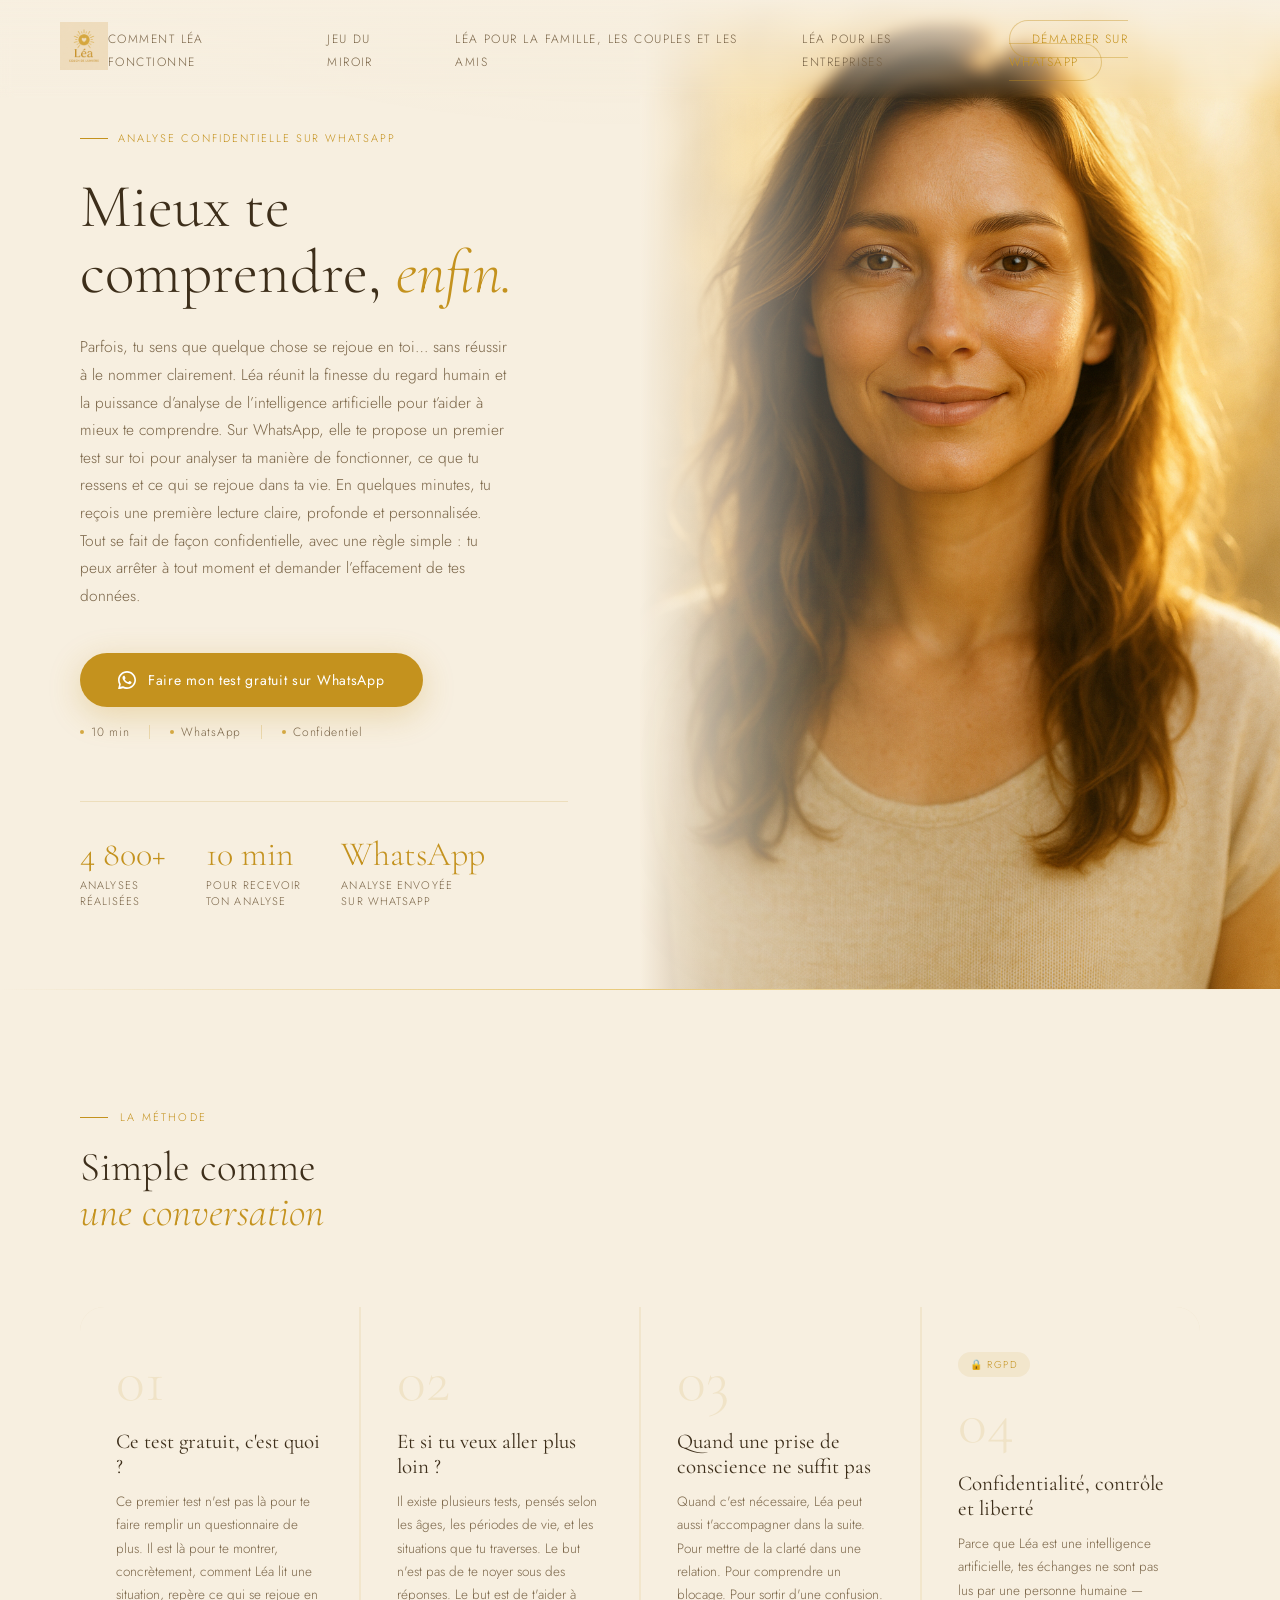
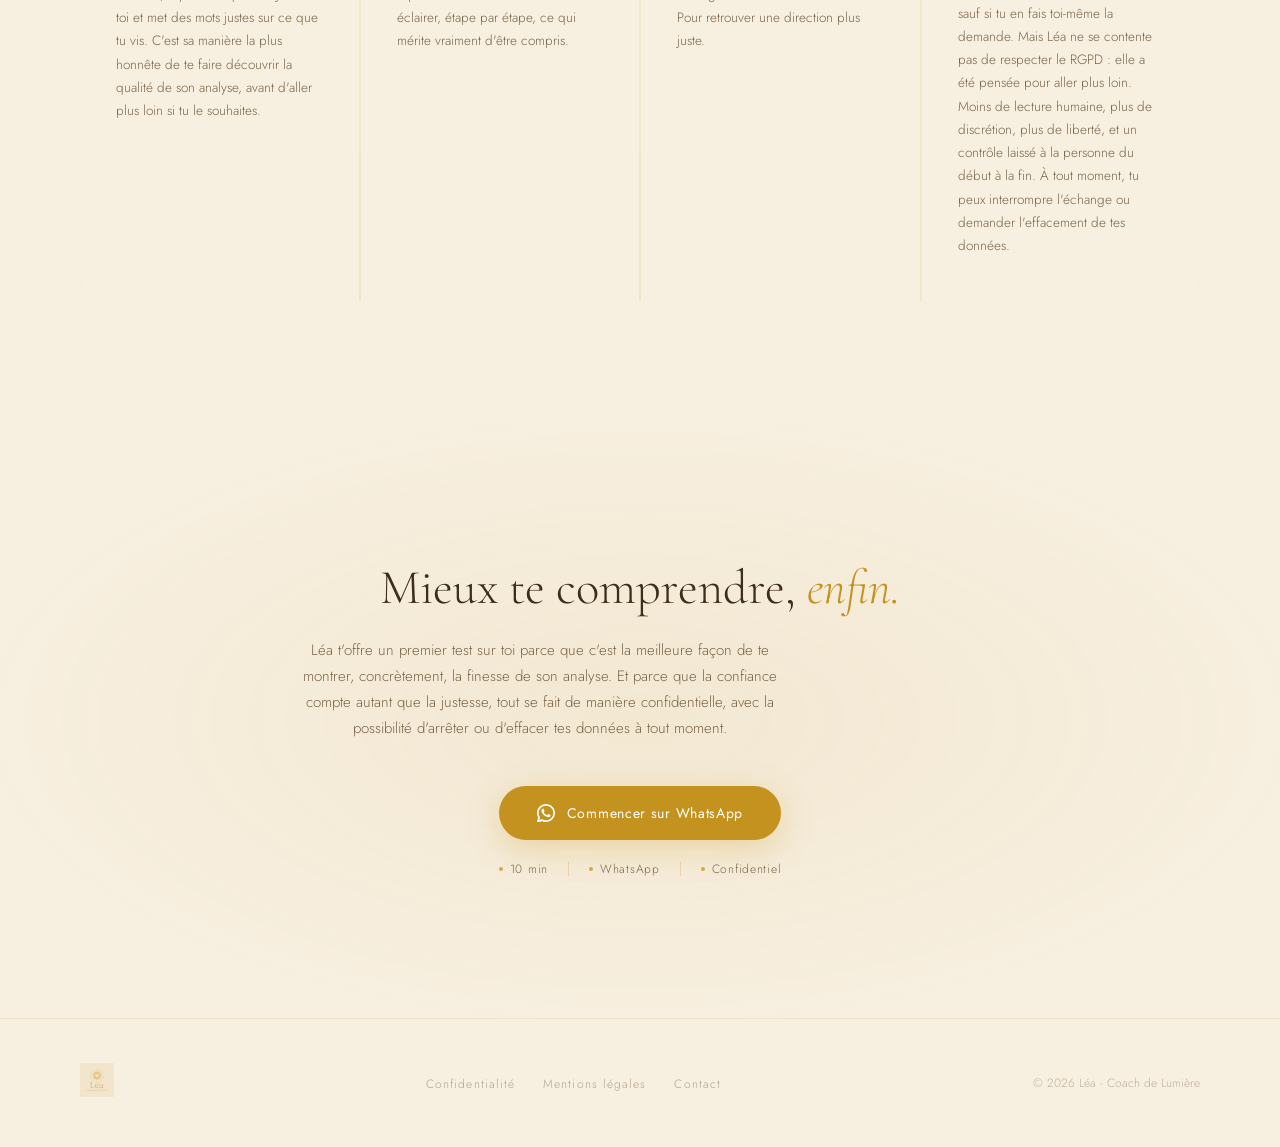
<file: index.html>
<!DOCTYPE html>
<html lang="fr">
<head>
  <meta charset="UTF-8" />
  <meta name="viewport" content="width=device-width, initial-scale=1.0" />
  <title>Léa — Coach de Lumière</title>
  <meta name="description" content="Léa t'offre un test gratuit sur WhatsApp pour mieux comprendre ce que tu vis. Analyse confidentielle, profonde et humaine." />
  <link rel="icon" href="/favicon.ico" />
  <link href="https://fonts.googleapis.com/css2?family=Cormorant+Garamond:ital,wght@0,300;0,400;0,600;1,300;1,400&family=Jost:wght@300;400;500&display=swap" rel="stylesheet" />
  <link rel="stylesheet" href="/style.css" />
</head>
<body>

<!-- ── NAV ── -->
<nav>
  <div class="nav-logo">
    <a href="/">
      <img src="/logo.png" alt="Léa Coach de Lumière" />
    </a>
  </div>
  <ul class="nav-links">
    <li><a href="/comment-ca-marche">Comment Léa fonctionne</a></li>
    <li><a href="/jeu-du-miroir">Jeu du Miroir</a></li>
    <li><a href="/famille-couples-amis">Léa pour la famille, les couples et les amis</a></li>
    <li><a href="/entreprises">Léa pour les entreprises</a></li>
    <li><a href="https://wa.me/33614476874?text=test" class="nav-cta">Démarrer sur WhatsApp</a></li>
  </ul>
  <button class="hamburger" id="hamburger" aria-label="Menu">
    <span></span><span></span><span></span>
  </button>
</nav>

<!-- ── MENU MOBILE ── -->
<div class="mobile-menu" id="mobileMenu">
  <a href="/comment-ca-marche">Comment Léa fonctionne</a>
  <a href="/jeu-du-miroir">Jeu du Miroir</a>
  <a href="/famille-couples-amis">Famille, couples & amis</a>
  <a href="/entreprises">Entreprises</a>
  <a href="https://wa.me/33614476874?text=test" class="nav-cta">Démarrer sur WhatsApp</a>
</div>

<!-- ── HERO ── -->
<section class="hero">
  <div class="hero-left">
    <div class="hero-tag">Analyse confidentielle sur WhatsApp</div>
    <h1 class="hero-title">Mieux te comprendre, <em>enfin.</em></h1>
    <p class="hero-subtitle">Parfois, tu sens que quelque chose se rejoue en toi… sans réussir à le nommer clairement. Léa réunit la finesse du regard humain et la puissance d’analyse de l’intelligence artificielle pour t’aider à mieux te comprendre. Sur WhatsApp, elle te propose un premier test sur toi pour analyser ta manière de fonctionner, ce que tu ressens et ce qui se rejoue dans ta vie. En quelques minutes, tu reçois une première lecture claire, profonde et personnalisée. Tout se fait de façon confidentielle, avec une règle simple : tu peux arrêter à tout moment et demander l’effacement de tes données.</p>
    <div class="hero-cta-zone">
      <a href="https://wa.me/33614476874?text=test" class="btn-primary">
        <svg width="18" height="18" viewBox="0 0 24 24" fill="currentColor"><path d="M17.472 14.382c-.297-.149-1.758-.867-2.03-.967-.273-.099-.471-.148-.67.15-.197.297-.767.966-.94 1.164-.173.199-.347.223-.644.075-.297-.15-1.255-.463-2.39-1.475-.883-.788-1.48-1.761-1.653-2.059-.173-.297-.018-.458.13-.606.134-.133.298-.347.446-.52.149-.174.198-.298.298-.497.099-.198.05-.371-.025-.52-.075-.149-.669-1.612-.916-2.207-.242-.579-.487-.5-.669-.51-.173-.008-.371-.01-.57-.01-.198 0-.52.074-.792.372-.272.297-1.04 1.016-1.04 2.479 0 1.462 1.065 2.875 1.213 3.074.149.198 2.096 3.2 5.077 4.487.709.306 1.262.489 1.694.625.712.227 1.36.195 1.871.118.571-.085 1.758-.719 2.006-1.413.248-.694.248-1.289.173-1.413-.074-.124-.272-.198-.57-.347z"/><path d="M12 0C5.374 0 0 5.373 0 12c0 2.117.549 4.107 1.51 5.845L.057 23.882a.5.5 0 00.61.61l6.057-1.447A11.942 11.942 0 0012 24c6.626 0 12-5.374 12-12S18.626 0 12 0zm0 21.818a9.818 9.818 0 01-5.006-1.371l-.36-.214-3.715.888.905-3.609-.234-.372A9.818 9.818 0 012.182 12C2.182 6.57 6.57 2.182 12 2.182S21.818 6.57 21.818 12 17.43 21.818 12 21.818z"/></svg>
        Faire mon test gratuit sur WhatsApp
      </a>
      <div class="hero-proof">
        <div class="proof-item"><div class="proof-dot"></div>10 min</div>
        <div class="proof-sep"></div>
        <div class="proof-item"><div class="proof-dot"></div>WhatsApp</div>
        <div class="proof-sep"></div>
        <div class="proof-item"><div class="proof-dot"></div>Confidentiel</div>
      </div>
    </div>
    <div class="hero-stats">
      <div>
        <div class="stat-number">4 800+</div>
        <div class="stat-label">analyses<br>réalisées</div>
      </div>
      <div>
        <div class="stat-number">10 min</div>
        <div class="stat-label">pour recevoir<br>ton analyse</div>
      </div>
      <div>
        <div class="stat-number">WhatsApp</div>
        <div class="stat-label">Analyse envoyée<br>sur WhatsApp</div>
      </div>
    </div>
  </div>
  <div class="hero-right">
    <div class="hero-photo-wrap">
      <img src="/lea-photo.png" alt="Léa" />
    </div>
    <div class="orb orb-1"></div>
    <div class="orb orb-2"></div>
  </div>
</section>

<!-- ── MÉTHODE ── -->
<section class="section-how reveal" id="methode">
  <div class="section-label">La méthode</div>
  <h2 class="section-title">Simple comme<br><em>une conversation</em></h2>
  <div class="steps">
    <div class="step reveal reveal-delay-1">
      <div class="step-num">01</div>
      <div class="step-title">Ce test gratuit, c'est quoi ?</div>
      <p class="step-desc">Ce premier test n'est pas là pour te faire remplir un questionnaire de plus. Il est là pour te montrer, concrètement, comment Léa lit une situation, repère ce qui se rejoue en toi et met des mots justes sur ce que tu vis. C'est sa manière la plus honnête de te faire découvrir la qualité de son analyse, avant d'aller plus loin si tu le souhaites.</p>
    </div>
    <div class="step reveal reveal-delay-2">
      <div class="step-num">02</div>
      <div class="step-title">Et si tu veux aller plus loin ?</div>
      <p class="step-desc">Il existe plusieurs tests, pensés selon les âges, les périodes de vie, et les situations que tu traverses. Le but n'est pas de te noyer sous des réponses. Le but est de t'aider à éclairer, étape par étape, ce qui mérite vraiment d'être compris.</p>
    </div>
    <div class="step reveal reveal-delay-3">
      <div class="step-num">03</div>
      <div class="step-title">Quand une prise de conscience ne suffit pas</div>
      <p class="step-desc">Quand c'est nécessaire, Léa peut aussi t'accompagner dans la suite. Pour mettre de la clarté dans une relation. Pour comprendre un blocage. Pour sortir d'une confusion. Pour retrouver une direction plus juste.</p>
    </div>
    <div class="step step-privacy reveal reveal-delay-4">
      <div class="privacy-badge" id="rgpdBadge">🔒 RGPD</div>
      <div class="rgpd-tooltip" id="rgpdTooltip">
        <div class="rgpd-tooltip-title">Qu'est-ce que le RGPD ?</div>
        <p>Le RGPD (Règlement Général sur la Protection des Données) est la loi européenne qui protège tes données personnelles. Il te garantit notamment le droit de savoir quelles données sont collectées, de les modifier, et de demander leur suppression à tout moment.</p>
      </div>
      <div class="step-num">04</div>
      <div class="step-title">Confidentialité, contrôle et liberté</div>
      <p class="step-desc">Parce que Léa est une intelligence artificielle, tes échanges ne sont pas lus par une personne humaine — sauf si tu en fais toi-même la demande. Mais Léa ne se contente pas de respecter le RGPD : elle a été pensée pour aller plus loin. Moins de lecture humaine, plus de discrétion, plus de liberté, et un contrôle laissé à la personne du début à la fin. À tout moment, tu peux interrompre l'échange ou demander l'effacement de tes données.</p>
    </div>
  </div>
</section>

<!-- ── CTA ── -->
<section class="section-cta reveal">
  <div class="cta-bg"></div>
  <div class="cta-inner">
    <h2 class="cta-title">Mieux te comprendre, <em>enfin.</em></h2>
    <p class="cta-sub">Léa t'offre un premier test sur toi parce que c'est la meilleure façon de te montrer, concrètement, la finesse de son analyse. Et parce que la confiance compte autant que la justesse, tout se fait de manière confidentielle, avec la possibilité d'arrêter ou d'effacer tes données à tout moment.</p>
    <a href="https://wa.me/33614476874?text=test" class="btn-primary">
      <svg width="18" height="18" viewBox="0 0 24 24" fill="currentColor"><path d="M17.472 14.382c-.297-.149-1.758-.867-2.03-.967-.273-.099-.471-.148-.67.15-.197.297-.767.966-.94 1.164-.173.199-.347.223-.644.075-.297-.15-1.255-.463-2.39-1.475-.883-.788-1.48-1.761-1.653-2.059-.173-.297-.018-.458.13-.606.134-.133.298-.347.446-.52.149-.174.198-.298.298-.497.099-.198.05-.371-.025-.52-.075-.149-.669-1.612-.916-2.207-.242-.579-.487-.5-.669-.51-.173-.008-.371-.01-.57-.01-.198 0-.52.074-.792.372-.272.297-1.04 1.016-1.04 2.479 0 1.462 1.065 2.875 1.213 3.074.149.198 2.096 3.2 5.077 4.487.709.306 1.262.489 1.694.625.712.227 1.36.195 1.871.118.571-.085 1.758-.719 2.006-1.413.248-.694.248-1.289.173-1.413-.074-.124-.272-.198-.57-.347z"/><path d="M12 0C5.374 0 0 5.373 0 12c0 2.117.549 4.107 1.51 5.845L.057 23.882a.5.5 0 00.61.61l6.057-1.447A11.942 11.942 0 0012 24c6.626 0 12-5.374 12-12S18.626 0 12 0zm0 21.818a9.818 9.818 0 01-5.006-1.371l-.36-.214-3.715.888.905-3.609-.234-.372A9.818 9.818 0 012.182 12C2.182 6.57 6.57 2.182 12 2.182S21.818 6.57 21.818 12 17.43 21.818 12 21.818z"/></svg>
      Commencer sur WhatsApp
    </a>
    <div class="cta-proof">
      <div class="proof-item"><div class="proof-dot"></div>10 min</div>
      <div class="proof-sep"></div>
      <div class="proof-item"><div class="proof-dot"></div>WhatsApp</div>
      <div class="proof-sep"></div>
      <div class="proof-item"><div class="proof-dot"></div>Confidentiel</div>
    </div>
  </div>
</section>

<!-- ── FOOTER ── -->
<footer>
  <div class="footer-logo">
    <img src="/logo.png" alt="Léa" />
  </div>
  <ul class="footer-links">
    <li><a href="/confidentialite">Confidentialité</a></li>
    <li><a href="/mentions-legales">Mentions légales</a></li>
    <li><a href="/cdn-cgi/l/email-protection#573438392336342317343836343f33323b223a3e322532793125">Contact</a></li>
  </ul>
  <p class="footer-copy">© 2026 Léa - Coach de Lumière</p>
</footer>

<script src="/script.js"></script>
<style>
  .privacy-badge { cursor: pointer; user-select: none; }
  .rgpd-tooltip {
    display: none;
    position: fixed;
    z-index: 200;
    background: var(--cream);
    border: 1px solid rgba(196,146,30,0.3);
    border-radius: 10px;
    padding: 18px 20px;
    width: 280px;
    box-shadow: 0 8px 32px rgba(61,46,26,0.15);
    animation: panelIn 0.2s ease;
  }
  .rgpd-tooltip.open { display: block; }
  .rgpd-tooltip-title {
    font-family: 'Cormorant Garamond', serif;
    font-size: 16px; font-weight: 400;
    color: var(--ink); margin-bottom: 10px;
  }
  .rgpd-tooltip p { font-size: 13px; line-height: 1.75; color: var(--ink-mid); }
</style>
<script>
  const badge = document.getElementById('rgpdBadge');
  const tooltip = document.getElementById('rgpdTooltip');
  // Déplacer le tooltip dans le body pour échapper à overflow:hidden
  document.body.appendChild(tooltip);
  if (badge && tooltip) {
    badge.addEventListener('click', (e) => {
      e.stopPropagation();
      const rect = badge.getBoundingClientRect();
      tooltip.style.top = (rect.bottom + 10) + 'px';
      tooltip.style.left = Math.min(rect.left, window.innerWidth - 300) + 'px';
      tooltip.classList.toggle('open');
    });
    document.addEventListener('click', () => tooltip.classList.remove('open'));
  }
</script>
</body>
</html>
</file>
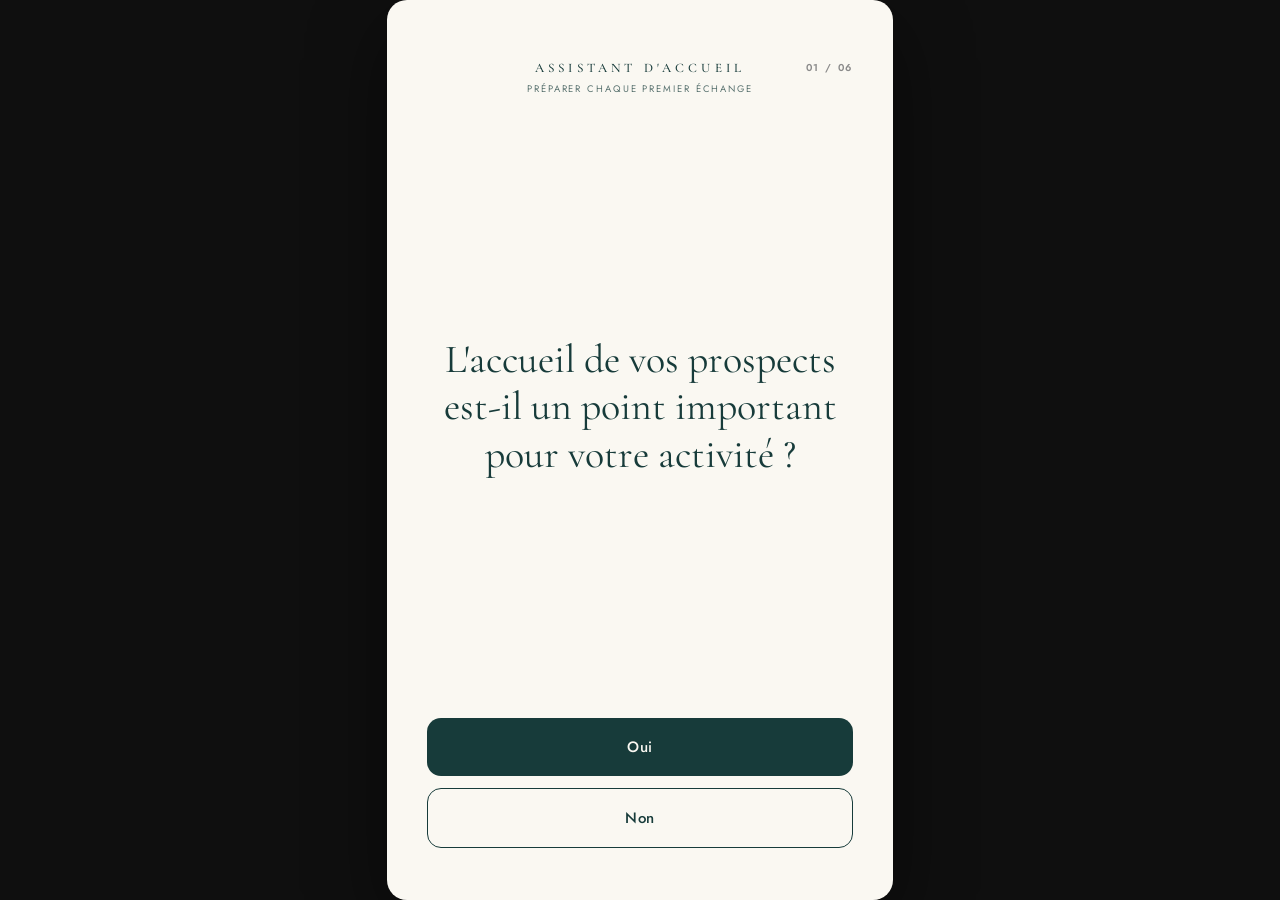
<file: assistant.html>
<!DOCTYPE html>
<html lang="fr">
<head>
<meta charset="UTF-8">
<meta name="viewport" content="width=device-width, initial-scale=1, viewport-fit=cover">
<meta name="apple-mobile-web-app-capable" content="yes">
<meta name="apple-mobile-web-app-status-bar-style" content="black-translucent">
<meta name="mobile-web-app-capable" content="yes">
<meta name="theme-color" content="#FAF8F2">
<title>Assistant d'accueil</title>
<link rel="preconnect" href="https://fonts.googleapis.com">
<link rel="preconnect" href="https://fonts.gstatic.com" crossorigin>
<link href="https://fonts.googleapis.com/css2?family=Cormorant+Garamond:wght@300;400;500;600&family=Jost:wght@300;400;500;600&display=swap" rel="stylesheet">
<style>
  :root{
    --bg:#FAF8F2; --ink:#1A1A1A; --soft:#4A4A4A; --faint:#8A8A8A;
    --petrole:#173B3A; --petrole-soft:#173B3A0F; --petrole-line:#173B3A22;
    --card:#FFFFFF;
  }
  *{box-sizing:border-box;margin:0;padding:0;-webkit-tap-highlight-color:transparent;}
  html,body{height:100%;}
  body{
    background:var(--bg);color:var(--ink);
    font-family:'Jost',-apple-system,BlinkMacSystemFont,sans-serif;
    -webkit-font-smoothing:antialiased;
    display:flex;align-items:center;justify-content:center;overflow:hidden;
  }
  .serif{font-family:'Cormorant Garamond',Georgia,serif;}
  .frame{
    position:relative;width:100vw;height:100dvh;
    background:var(--bg);overflow:hidden;
  }
  @media(min-width:520px){
    body{ background:#0F0F0F; }
    .frame{
      width:min(100vw, calc(100dvh * 0.5625));
      height:min(100dvh, calc(100vw * 1.7778));
      border-radius:20px;
      box-shadow:0 26px 80px rgba(0,0,0,.45);
    }
  }
  .panel{
    position:absolute;inset:0;
    padding:max(clamp(40px,9vw,60px), env(safe-area-inset-top)) clamp(28px,7vw,40px) max(clamp(36px,8vw,52px), env(safe-area-inset-bottom));
    display:none;flex-direction:column;
    opacity:0;transform:translateY(12px);
    transition:opacity .45s ease, transform .45s ease;
  }
  .panel.active{display:flex;opacity:1;transform:none;}
  .logo{
    text-align:center;font-family:'Cormorant Garamond',serif;
    color:var(--petrole);font-size:13px;letter-spacing:.32em;
    font-weight:500;text-transform:uppercase;margin-bottom:6px;
  }
  .logo-sub{
    text-align:center;font-size:9.5px;color:var(--petrole);
    letter-spacing:.20em;text-transform:uppercase;font-weight:400;
    margin-bottom:auto;opacity:.7;
  }
  .step{
    position:absolute;top:max(clamp(40px,9vw,60px), env(safe-area-inset-top));
    right:clamp(28px,7vw,40px);
    font-size:10px;letter-spacing:.18em;color:var(--faint);font-weight:600;
  }
  h1{font-family:'Cormorant Garamond',serif;font-size:clamp(34px,9.2vw,46px);
    font-weight:400;line-height:1.12;letter-spacing:-.01em;color:var(--petrole);}
  h2{font-family:'Cormorant Garamond',serif;font-size:clamp(28px,7.6vw,38px);
    font-weight:400;line-height:1.14;letter-spacing:-.01em;color:var(--petrole);}
  .lead{font-size:clamp(15px,4vw,17px);line-height:1.55;color:var(--soft);font-weight:400;margin-top:14px;}
  .center{text-align:center;}
  .grow{flex:1;min-height:14px;}
  .sp{height:14px;} .sp-l{height:24px;}

  .btn{
    display:flex;align-items:center;justify-content:center;
    width:100%;padding:18px 22px;border-radius:14px;
    font-family:'Jost',sans-serif;font-size:15px;font-weight:500;
    letter-spacing:.04em;cursor:pointer;border:0;
    transition:transform .15s ease, opacity .15s ease;
  }
  .btn:active{transform:scale(.98);}
  .btn-primary{background:var(--petrole);color:var(--bg);}
  .btn-ghost{background:transparent;color:var(--petrole);border:1.5px solid var(--petrole);}
  .btn + .btn{margin-top:12px;}

  .qual-q{font-family:'Cormorant Garamond',serif;font-size:clamp(30px,8vw,40px);
    line-height:1.18;color:var(--petrole);text-align:center;font-weight:400;}

  .promise{text-align:center;}
  .promise .num{font-family:'Cormorant Garamond',serif;font-size:clamp(60px,16vw,90px);
    line-height:1;color:var(--petrole);font-weight:400;letter-spacing:-.02em;}
  .promise .unit{font-size:13px;letter-spacing:.22em;text-transform:uppercase;
    color:var(--petrole);font-weight:500;margin-top:6px;opacity:.75;}
  .promise .conclusion{margin-top:42px;font-family:'Cormorant Garamond',serif;
    font-size:clamp(22px,5.8vw,28px);line-height:1.3;color:var(--petrole);font-weight:400;}

  .brief{background:var(--card);border:1px solid var(--petrole-line);border-radius:18px;
    overflow:hidden;box-shadow:0 8px 24px rgba(23,59,58,.06);}
  .brief .bh{background:var(--petrole);color:var(--bg);padding:14px 18px;
    display:flex;align-items:center;justify-content:space-between;}
  .brief .bh .bt{font-family:'Cormorant Garamond',serif;font-size:14px;letter-spacing:.16em;
    text-transform:uppercase;font-weight:500;}
  .brief .bh .bn{font-size:10.5px;letter-spacing:.14em;font-weight:500;text-transform:uppercase;opacity:.7;}
  .brief .bl{padding:14px 18px;border-bottom:1px solid var(--petrole-line);}
  .brief .bl:last-child{border-bottom:0;}
  .brief .bl .k{font-size:10px;font-weight:600;letter-spacing:.16em;text-transform:uppercase;color:var(--petrole);opacity:.65;}
  .brief .bl .v{font-size:14.5px;color:var(--ink);margin-top:5px;line-height:1.45;}

  .calc{background:var(--card);border:1px solid var(--petrole-line);border-radius:18px;
    padding:20px 18px;box-shadow:0 8px 24px rgba(23,59,58,.06);}
  .field{margin-bottom:18px;}
  .field:last-of-type{margin-bottom:0;}
  .field label{font-size:12px;font-weight:500;color:var(--soft);letter-spacing:.02em;
    display:flex;justify-content:space-between;align-items:baseline;gap:10px;}
  .field label .val{color:var(--petrole);font-size:15px;font-weight:600;font-family:'Cormorant Garamond',serif;flex:none;}
  input[type=range]{
    -webkit-appearance:none;appearance:none;width:100%;height:4px;border-radius:99px;
    background:var(--petrole-soft);margin-top:12px;cursor:pointer;border:1px solid var(--petrole-line);
  }
  input[type=range]::-webkit-slider-thumb{
    -webkit-appearance:none;appearance:none;width:22px;height:22px;border-radius:50%;
    background:var(--petrole);border:3px solid var(--bg);box-shadow:0 2px 6px rgba(23,59,58,.35);
  }
  input[type=range]::-moz-range-thumb{
    width:20px;height:20px;border-radius:50%;background:var(--petrole);
    border:3px solid var(--bg);box-shadow:0 2px 6px rgba(23,59,58,.35);
  }
  .result{margin-top:18px;background:var(--petrole);border-radius:14px;padding:20px 18px;text-align:center;color:var(--bg);}
  .result .rnum{font-family:'Cormorant Garamond',serif;font-size:clamp(32px,9vw,42px);
    font-weight:400;line-height:1;letter-spacing:-.015em;}
  .result .rlbl{font-size:10px;margin-top:7px;letter-spacing:.18em;text-transform:uppercase;font-weight:500;opacity:.75;}
  .result .rsep{height:1px;background:rgba(250,248,242,.18);margin:15px 0;}
  .result .rnote{margin-top:14px;font-size:11px;line-height:1.5;opacity:.72;}

  .qr-wrap{display:flex;flex-direction:column;align-items:center;gap:14px;
    background:var(--card);border:1px solid var(--petrole-line);border-radius:18px;
    padding:24px 20px;box-shadow:0 8px 24px rgba(23,59,58,.06);}
  .qr{width:180px;height:180px;background:var(--bg);border-radius:12px;padding:10px;}
  .qr img{width:100%;height:100%;display:block;}
  .qr-cap{font-family:'Cormorant Garamond',serif;font-size:18px;color:var(--petrole);text-align:center;}

  .offer{background:var(--card);border:1px solid var(--petrole-line);border-radius:18px;
    padding:22px 20px;box-shadow:0 8px 24px rgba(23,59,58,.06);}
  .price{display:flex;align-items:baseline;gap:10px;padding-bottom:14px;margin-bottom:14px;
    border-bottom:1px solid var(--petrole-line);}
  .price .amt{font-family:'Cormorant Garamond',serif;font-size:46px;font-weight:400;letter-spacing:-.01em;color:var(--petrole);}
  .price .per{font-size:13px;font-weight:500;color:var(--soft);letter-spacing:.04em;}
  .oline{font-size:13.5px;font-weight:400;color:var(--ink);padding-left:24px;position:relative;line-height:1.5;}
  .oline+.oline{margin-top:10px;}
  .oline::before{content:"✓";position:absolute;left:0;top:1px;color:var(--petrole);font-weight:600;font-size:13px;}
  .contact{display:flex;align-items:center;justify-content:space-between;gap:10px;
    background:var(--bg);border:1px solid var(--petrole-line);border-radius:12px;padding:14px 16px;margin-top:14px;}
  .contact .who{font-size:13px;font-weight:500;}
  .contact .ph{font-size:14px;font-weight:500;color:var(--petrole);letter-spacing:.02em;}
  .legal{font-size:9.5px;color:var(--faint);text-align:center;line-height:1.5;margin-top:12px;letter-spacing:.04em;}

  .goodbye{display:flex;align-items:center;justify-content:center;text-align:center;}
  .goodbye .gb-msg{font-family:'Cormorant Garamond',serif;font-size:clamp(28px,7vw,36px);
    font-weight:400;color:var(--petrole);line-height:1.25;}
  .goodbye .gb-sub{margin-top:20px;font-size:14px;color:var(--soft);letter-spacing:.04em;}
</style>
</head>
<body>
<div class="frame">

  <!-- PAGE 1 — QUALIFICATION -->
  <section class="panel active" data-i="1">
    <div class="step">01 / 06</div>
    <div class="logo">Assistant d'accueil</div>
    <div class="logo-sub">Préparer chaque premier échange</div>
    <div class="grow"></div>
    <div class="qual-q">L'accueil de vos prospects est-il un point important pour votre activité ?</div>
    <div class="grow"></div>
    <button class="btn btn-primary" onclick="go(2)">Oui</button>
    <button class="btn btn-ghost" onclick="go('goodbye')">Non</button>
  </section>

  <!-- PAGE 2 — PROMESSE -->
  <section class="panel" data-i="2">
    <div class="step">02 / 06</div>
    <div class="logo">Assistant d'accueil</div>
    <div class="logo-sub">Préparer chaque premier échange</div>
    <div class="grow"></div>
    <div class="promise">
      <div class="num">10</div>
      <div class="unit">Questions</div>
      <div style="height:32px;"></div>
      <div class="num">5</div>
      <div class="unit">Minutes</div>
      <div class="conclusion">Vous savez exactement<br>comment aborder<br>votre prochain prospect.</div>
    </div>
    <div class="grow"></div>
    <button class="btn btn-primary" onclick="go(3)">Voir comment</button>
  </section>

  <!-- PAGE 3 — BRIEF EXEMPLE -->
  <section class="panel" data-i="3">
    <div class="step">03 / 06</div>
    <div class="logo">Assistant d'accueil</div>
    <div class="logo-sub">Préparer chaque premier échange</div>
    <div class="sp-l"></div>
    <h2 class="center">Voici ce que vous recevez<br>5 min avant le rendez-vous.</h2>
    <div class="sp-l"></div>
    <div class="brief">
      <div class="bh"><span class="bt">Brief d'accueil</span><span class="bn">exemple</span></div>
      <div class="bl"><div class="k">Registre conseillé</div><div class="v">Clair et concret</div></div>
      <div class="bl"><div class="k">Erreur à éviter</div><div class="v">Ne pas utiliser une offre limitée ou une urgence tarifaire comme principal levier.</div></div>
      <div class="bl"><div class="k">À privilégier</div><div class="v">Donner une vue claire des conditions, puis laisser un temps de décision propre.</div></div>
      <div class="bl"><div class="k">Premier pas recommandé</div><div class="v">Programme court, lisible, sans surcharge.</div></div>
    </div>
    <div class="grow"></div>
    <button class="btn btn-primary" onclick="go(4)">Continuer</button>
  </section>

  <!-- PAGE 4 — CALCULATEUR -->
  <section class="panel" data-i="4">
    <div class="step">04 / 06</div>
    <div class="logo">Assistant d'accueil</div>
    <div class="logo-sub">Préparer chaque premier échange</div>
    <div class="sp-l"></div>
    <h2 class="center">Quand un prospect repart<br>sans signer, combien ça vous coûte ?</h2>
    <div class="sp"></div>
    <div class="calc">
      <div class="field">
        <label>Prospects rencontrés / mois <span class="val" id="vPros">8</span></label>
        <input type="range" id="pros" min="2" max="40" step="1" value="8">
      </div>
      <div class="field">
        <label>Abonnement mensuel moyen <span class="val" id="vFee">40 €</span></label>
        <input type="range" id="fee" min="15" max="100" step="5" value="40">
      </div>
      <div class="field">
        <label>Sur 10 RDV, combien repartent sans signer <span class="val" id="vNo">5</span></label>
        <input type="range" id="no" min="1" max="9" step="1" value="5">
      </div>
      <div class="result">
        <div class="rnum" id="lostCount">—</div>
        <div class="rlbl">contrats perdus / an</div>
        <div class="rsep"></div>
        <div class="rnum" id="euro">—</div>
        <div class="rlbl">de CA non réalisé / an</div>
        <div class="rnote" id="resultNote">—</div>
      </div>
    </div>
    <div class="grow"></div>
    <button class="btn btn-primary" onclick="go(5)">Continuer</button>
  </section>

  <!-- PAGE 5 — QR TEST DÉMO -->
  <section class="panel" data-i="5">
    <div class="step">05 / 06</div>
    <div class="logo">Assistant d'accueil</div>
    <div class="logo-sub">Préparer chaque premier échange</div>
    <div class="grow"></div>
    <h2 class="center">Faites-le maintenant.</h2>
    <div class="lead center">En 5 minutes vous savez<br>si ça marche pour vous.</div>
    <div class="sp-l"></div>
    <div class="qr-wrap">
      <div class="qr"><img src="[data-uri]" alt="QR — démo WhatsApp"></div>
      <div class="qr-cap">Scannez avec votre téléphone</div>
    </div>
    <div class="grow"></div>
    <button class="btn btn-primary" onclick="go(6)">C'est fait, voir l'offre</button>
  </section>

  <!-- PAGE 6 — OFFRE -->
  <section class="panel" data-i="6">
    <div class="step">06 / 06</div>
    <div class="logo">Assistant d'accueil</div>
    <div class="logo-sub">Préparer chaque premier échange</div>
    <div class="sp-l"></div>
    <h2 class="center">Lançons-le ensemble.</h2>
    <div class="sp"></div>
    <div class="offer">
      <div class="price"><span class="amt">149 €</span><span class="per">HT / mois</span></div>
      <div class="oline">Sans engagement</div>
      <div class="oline">Mise en service sous 48 h</div>
      <div class="oline">Questionnaire sur mesure pour votre activité</div>
      <div class="oline">Aucune interférence avec vos outils</div>
    </div>
    <div class="sp-l"></div>
    <div class="qr-wrap">
      <div class="qr"><img src="[data-uri]" alt="QR — souscrire"></div>
      <div class="qr-cap">Souscrire maintenant</div>
    </div>
    <div class="contact">
      <span class="who">Baptiste Rondot</span>
      <span class="ph">06 48 20 33 45</span>
    </div>
    <div class="legal">EI SIRET 484 680 905 00037 — 57 rue Pierre Corneille, 69006 Lyon</div>
  </section>

  <!-- GOODBYE -->
  <section class="panel goodbye" data-i="goodbye">
    <div>
      <div class="gb-msg">Merci pour votre temps.</div>
      <div class="gb-sub">Bonne journée.</div>
    </div>
  </section>

</div>

<script>
(function(){
  var panels = {};
  document.querySelectorAll('.panel').forEach(function(p){
    panels[p.getAttribute('data-i')] = p;
  });
  window.go = function(target){
    Object.keys(panels).forEach(function(k){ panels[k].classList.remove('active'); });
    var t = panels[String(target)];
    if(t){ t.classList.add('active'); t.scrollTop = 0; }
  };

  var pros=document.getElementById('pros'), fee=document.getElementById('fee'), no=document.getElementById('no'),
      vPros=document.getElementById('vPros'), vFee=document.getElementById('vFee'), vNo=document.getElementById('vNo'),
      euro=document.getElementById('euro'), lostCountEl=document.getElementById('lostCount'),
      resultNoteEl=document.getElementById('resultNote');
  function fmt(n){ try{ return Math.round(n).toLocaleString('fr-FR'); } catch(e){ return String(Math.round(n)).replace(/\B(?=(\d{3})+(?!\d))/g,' '); } }
  function calc(){
    if(!pros||!fee||!no||!euro) return;
    var p=+pros.value, f=+fee.value, n=+no.value;
    if(vPros) vPros.textContent=fmt(p);
    if(vFee) vFee.textContent=f+' €';
    if(vNo) vNo.textContent=n;
    var lostPerMonth=p*(n/10);
    var lostCount=lostPerMonth*12;
    var lostEuro=lostCount*f*12;
    if(lostCountEl) lostCountEl.textContent='≈ '+fmt(lostCount);
    euro.textContent='≈ '+fmt(lostEuro)+' €';
    if(resultNoteEl) resultNoteEl.textContent=fmt(lostPerMonth)+' prospect(s)/mois × 12 mois — chaque non-signature ≈ 1 an d\'abonnement ('+fmt(f*12)+' €)';
  }
  if(pros&&fee&&no){ pros.addEventListener('input',calc); fee.addEventListener('input',calc); no.addEventListener('input',calc); }
  calc();
})();
</script>
</body>
</html>
</file>
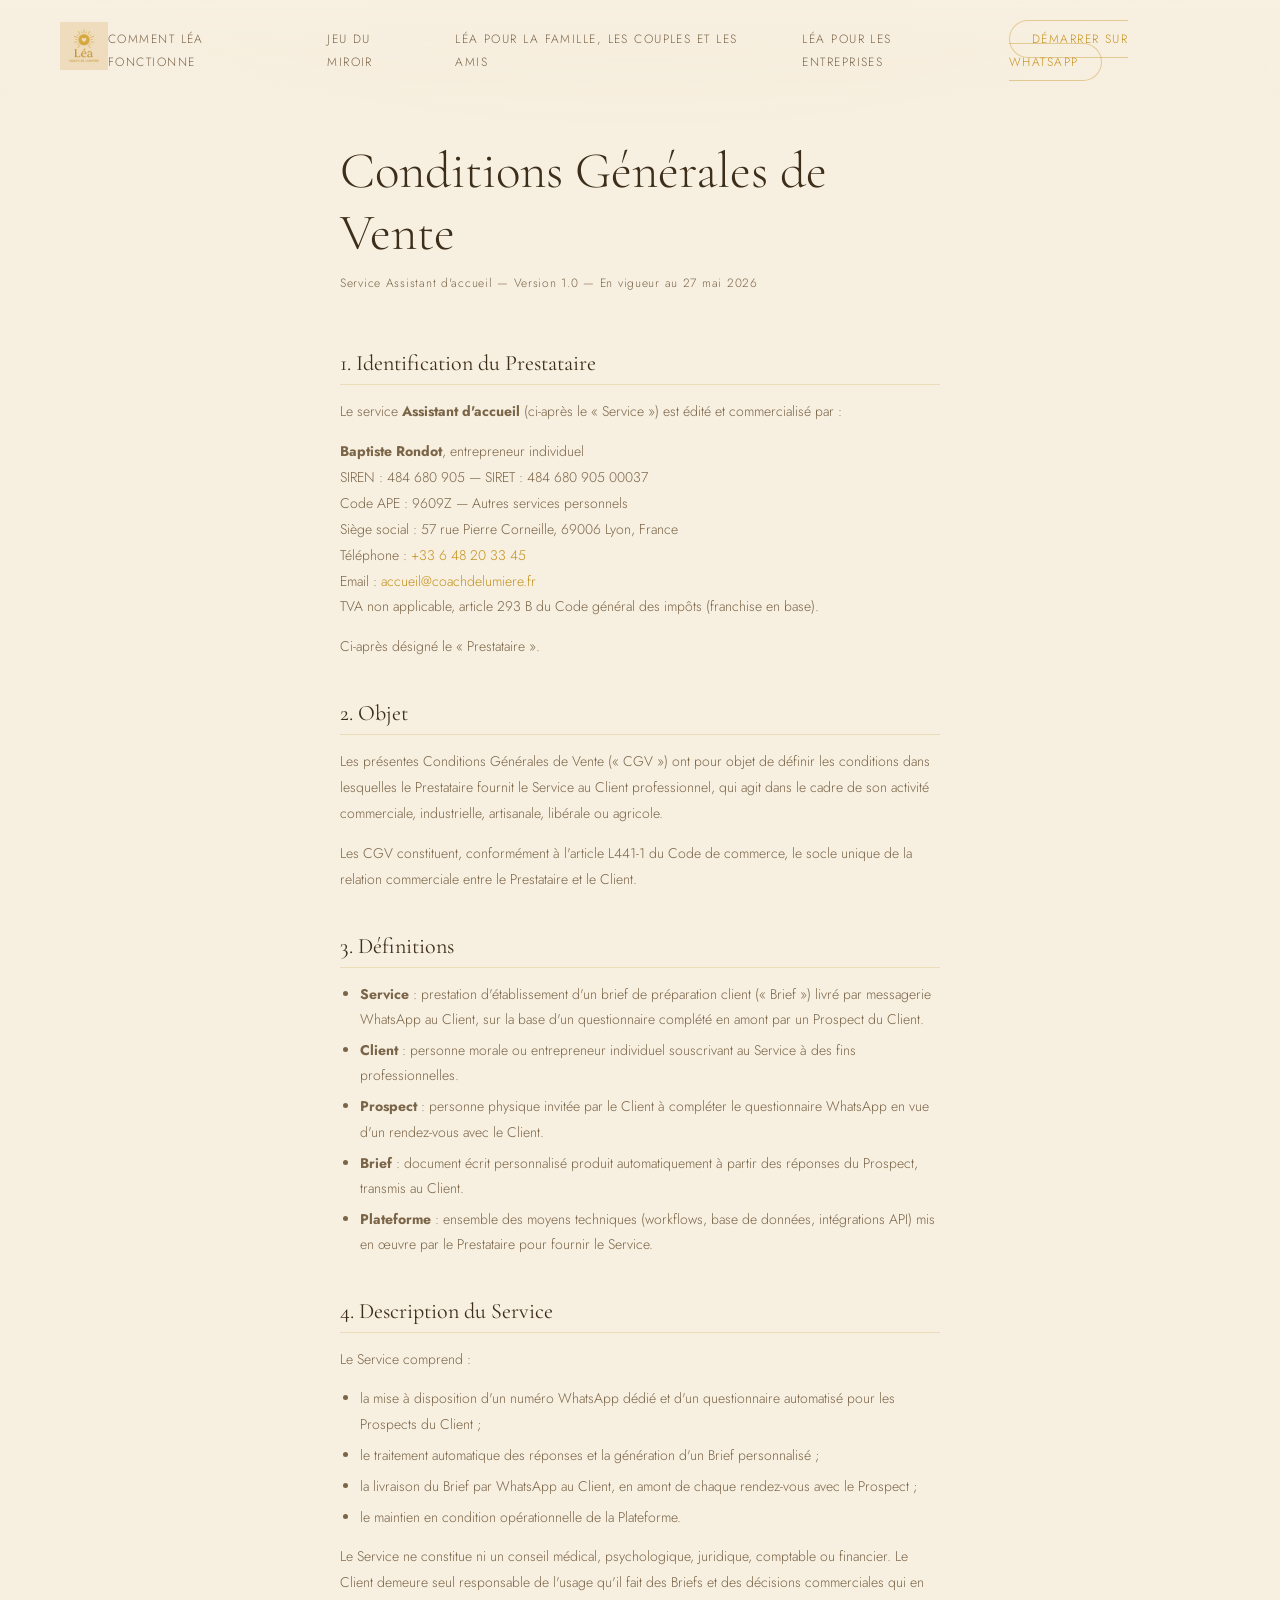
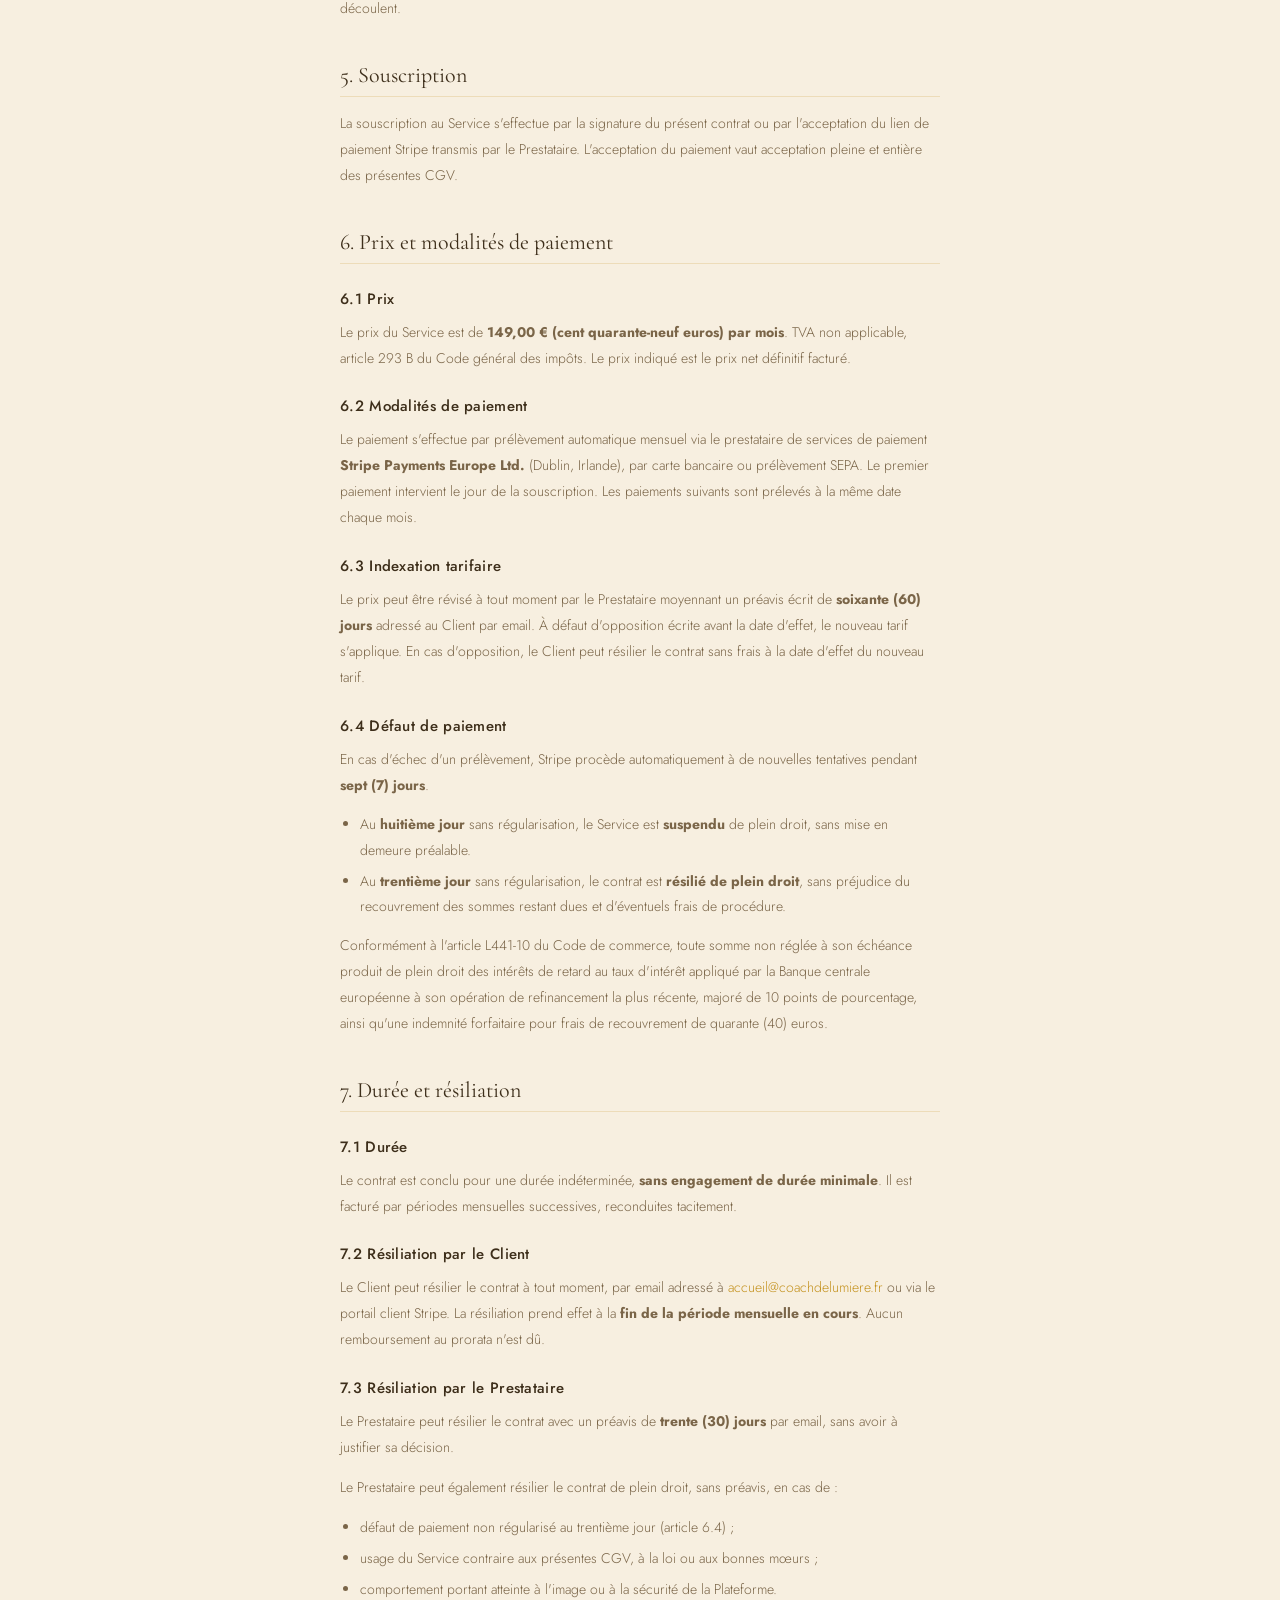
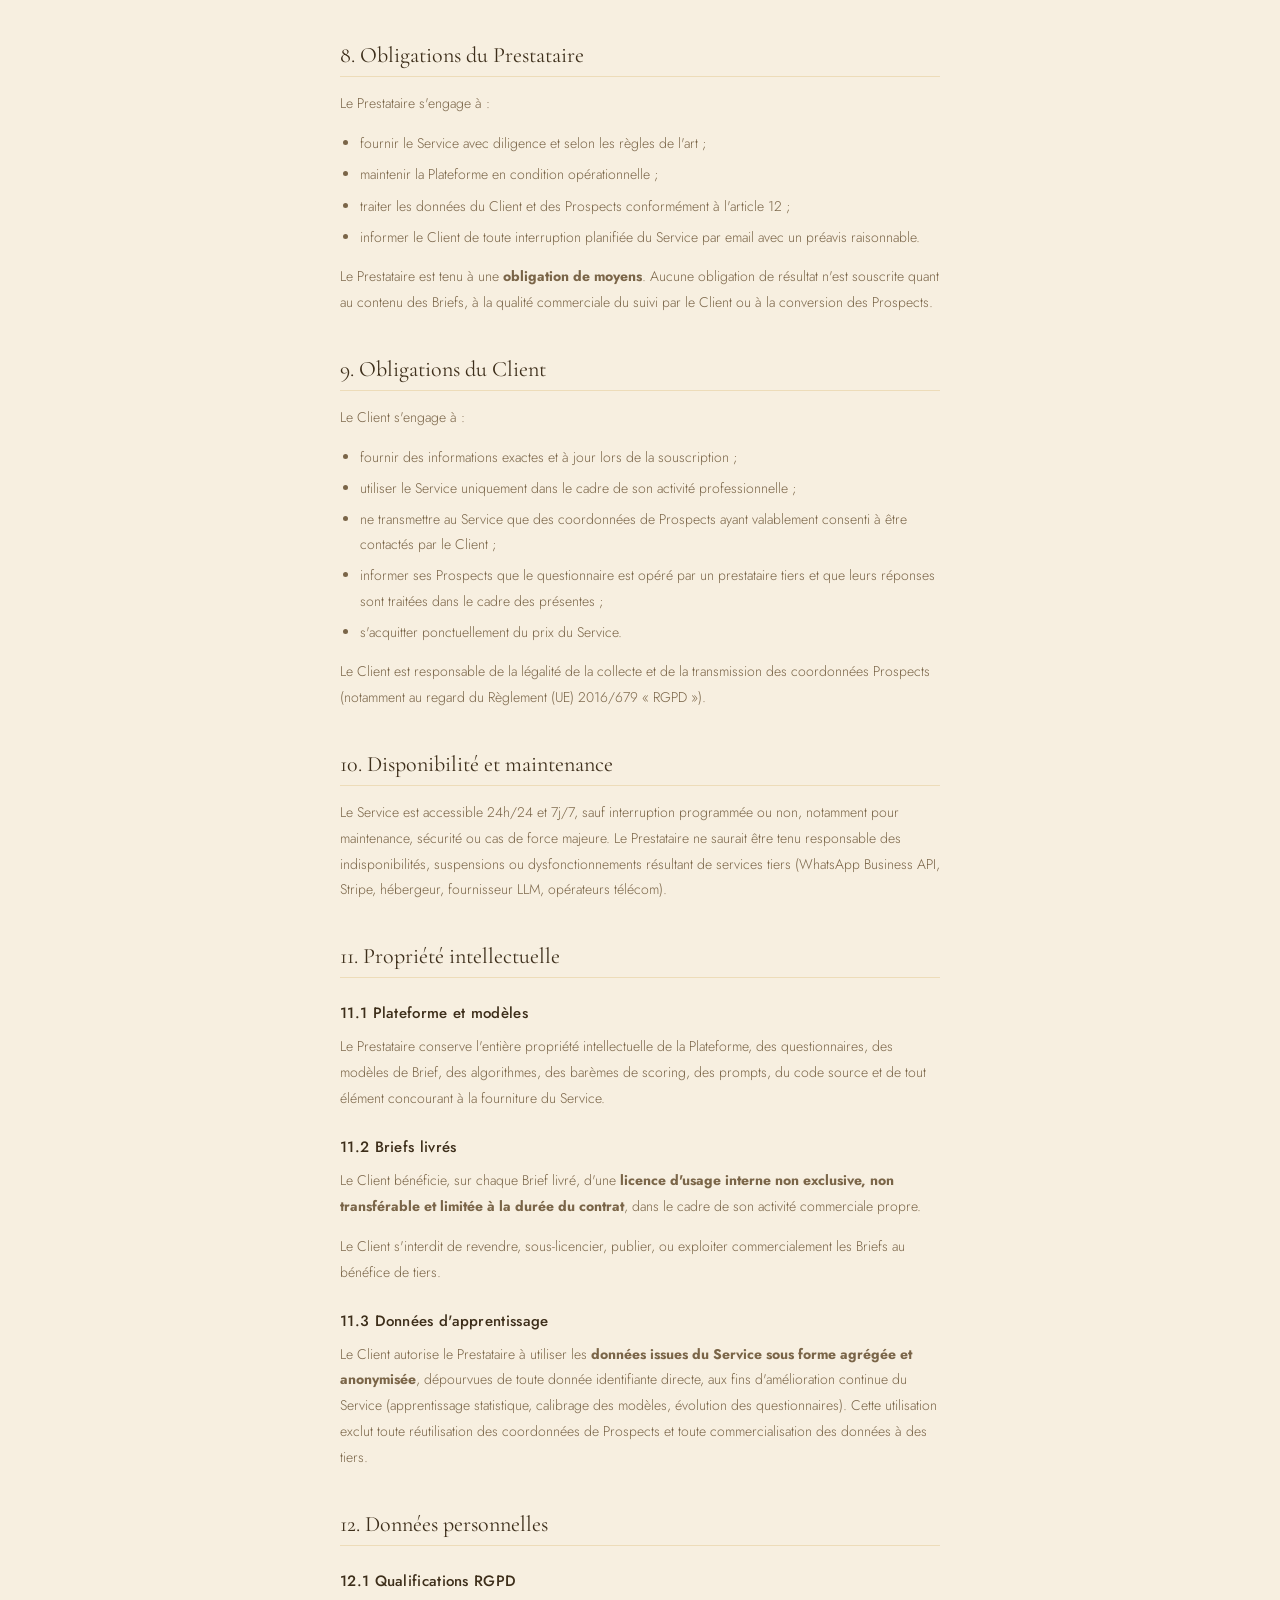
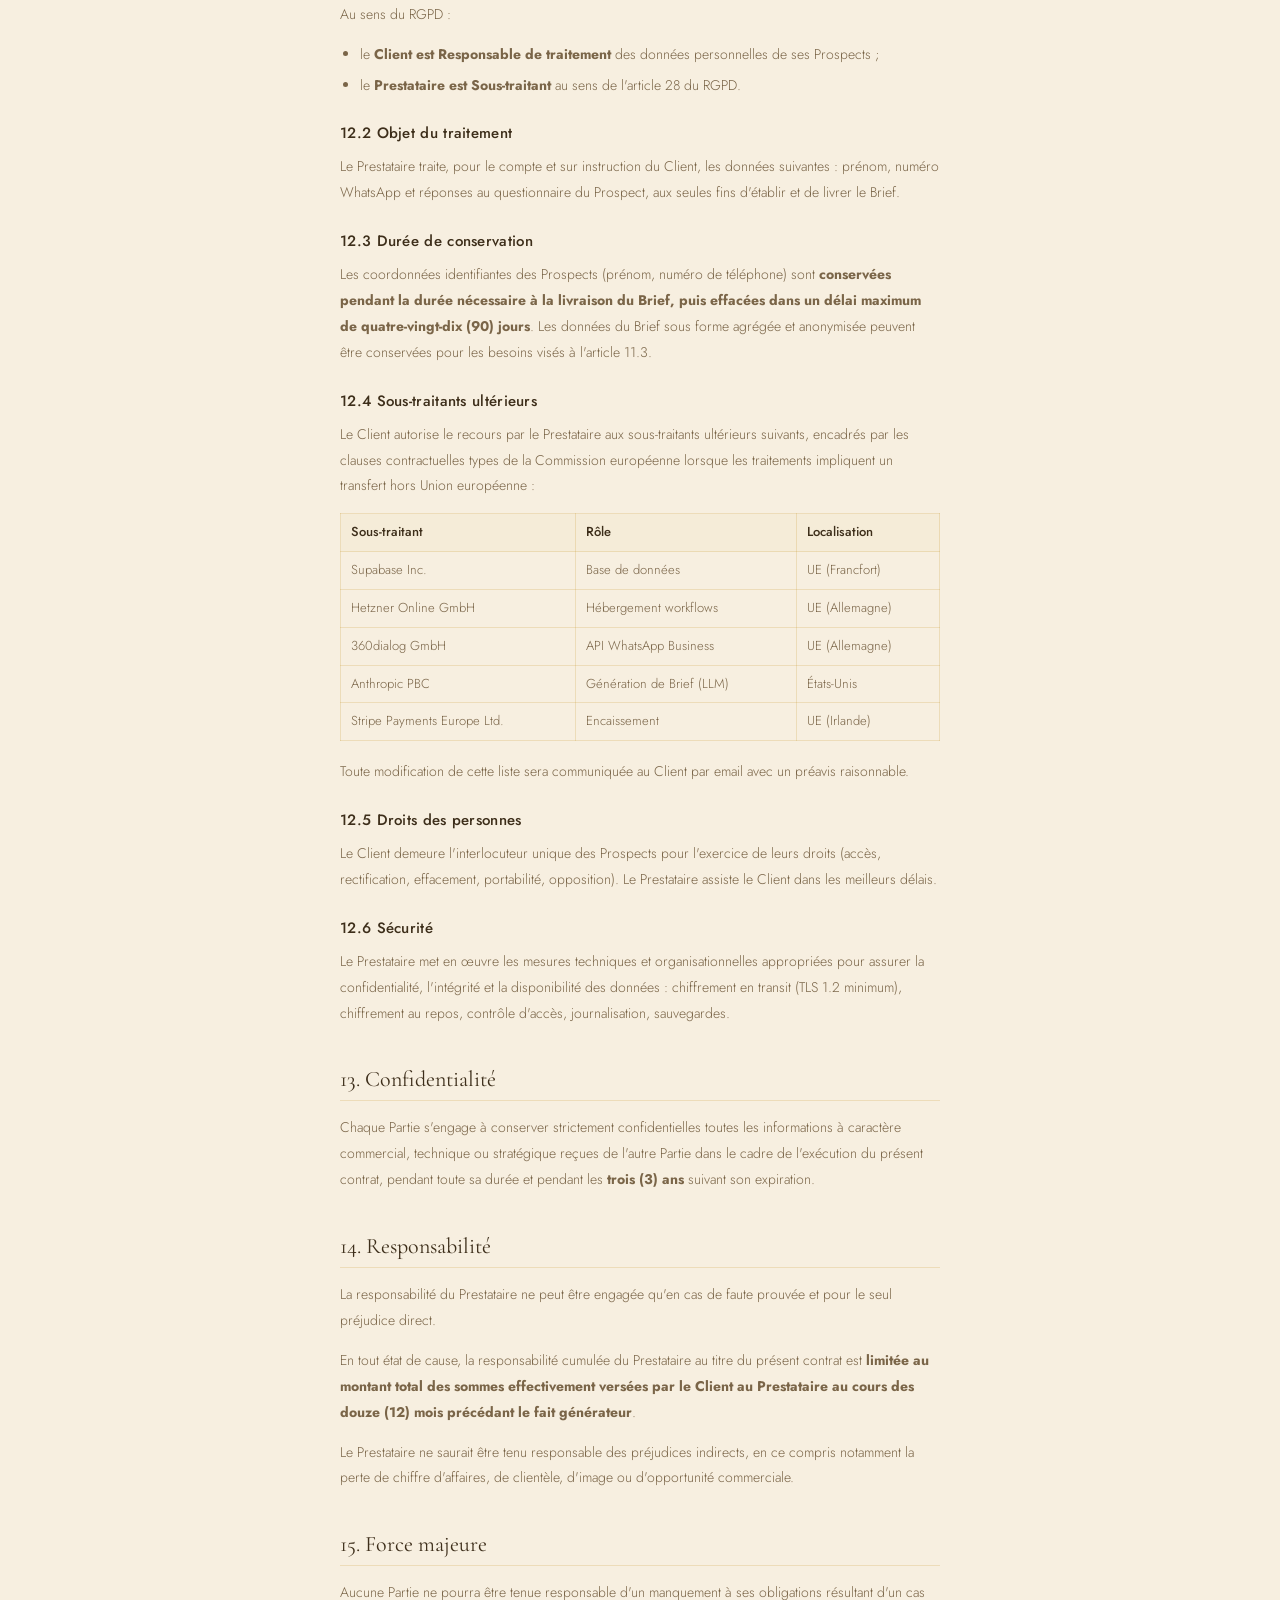
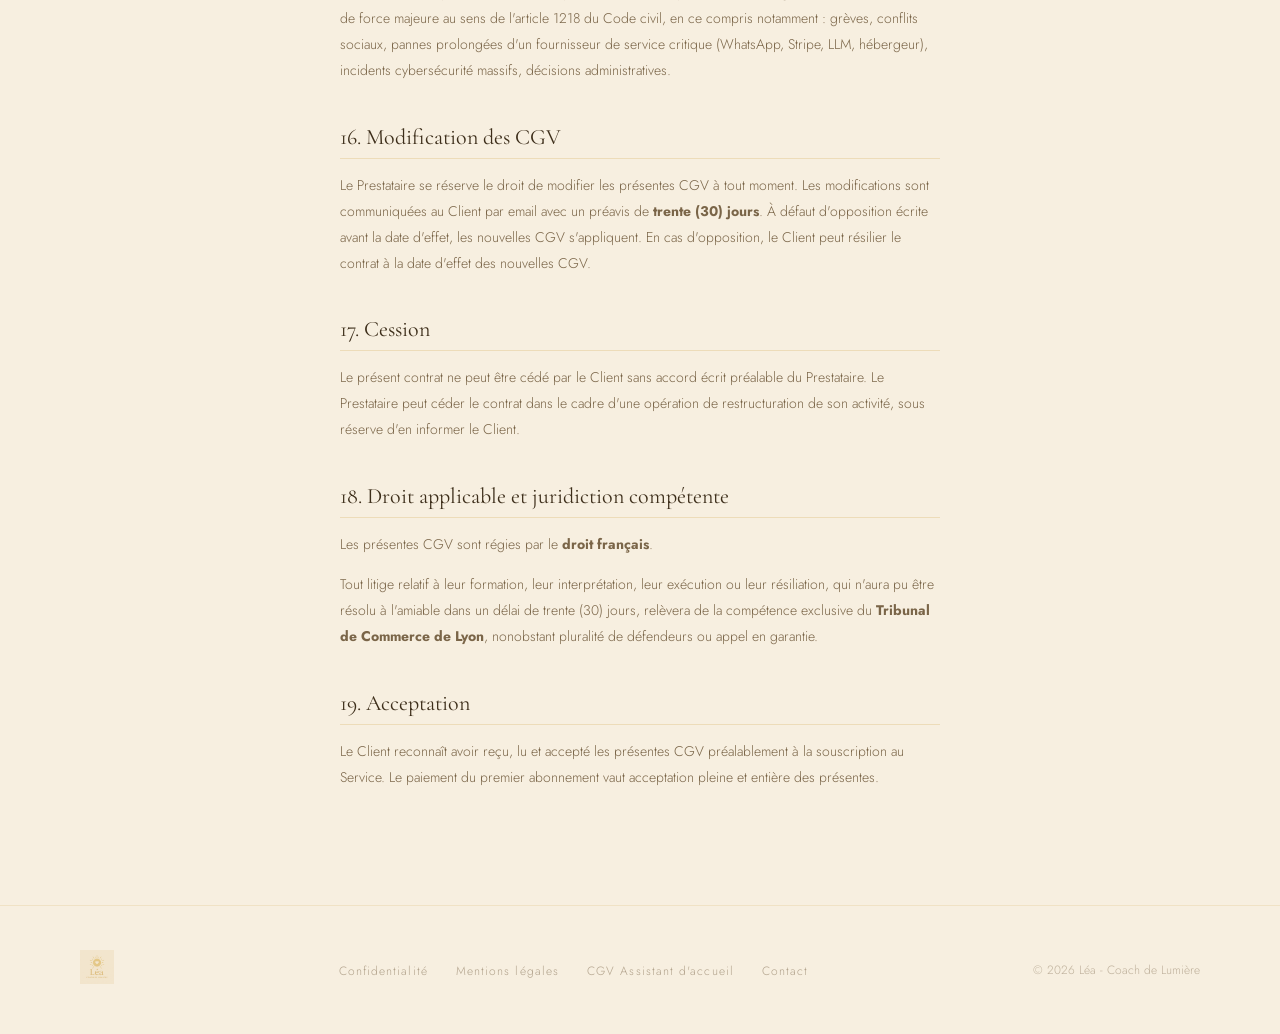
<file: cgv-assistant.html>
<!DOCTYPE html>
<html lang="fr">
<head>
  <meta charset="UTF-8" />
  <meta name="viewport" content="width=device-width, initial-scale=1.0" />
  <meta name="robots" content="noindex,follow,max-snippet:0,max-image-preview:none,max-video-preview:0" />
  <title>Conditions Générales de Vente — Assistant d'accueil</title>
  <link href="https://fonts.googleapis.com/css2?family=Cormorant+Garamond:ital,wght@0,300;0,400;0,600;1,300;1,400&family=Jost:wght@300;400;500&display=swap" rel="stylesheet" />
  <link rel="stylesheet" href="/style.css" />
  <style>
    .legal-page { max-width: 760px; margin: 0 auto; padding: 140px 80px 100px; }
    .legal-page h1 { font-family: 'Cormorant Garamond', serif; font-size: clamp(36px, 4vw, 52px); font-weight: 300; color: var(--ink); margin-bottom: 8px; }
    .legal-page .last-update { font-size: 12px; color: var(--ink-mid); letter-spacing: 0.06em; margin-bottom: 56px; }
    .legal-page h2 { font-family: 'Cormorant Garamond', serif; font-size: 22px; font-weight: 400; color: var(--ink); margin-top: 40px; margin-bottom: 14px; padding-bottom: 8px; border-bottom: 1px solid rgba(196,146,30,0.2); }
    .legal-page h3 { font-family: 'Jost', sans-serif; font-size: 15px; font-weight: 500; color: var(--ink); margin-top: 24px; margin-bottom: 10px; letter-spacing: 0.02em; }
    .legal-page p { font-size: 14px; line-height: 1.85; color: var(--ink-mid); margin-bottom: 14px; }
    .legal-page ul { margin: 12px 0 14px 20px; }
    .legal-page ul li { font-size: 14px; line-height: 1.8; color: var(--ink-mid); margin-bottom: 6px; }
    .legal-page table { width: 100%; border-collapse: collapse; margin: 14px 0 18px; font-size: 13px; }
    .legal-page table th, .legal-page table td { border: 1px solid rgba(196,146,30,0.2); padding: 8px 10px; text-align: left; color: var(--ink-mid); line-height: 1.6; }
    .legal-page table th { font-family: 'Jost', sans-serif; font-weight: 500; color: var(--ink); background: rgba(196,146,30,0.04); }
    .legal-page a { color: var(--gold); text-decoration: none; }
    .legal-page a:hover { text-decoration: underline; }
    @media (max-width: 700px) { .legal-page { padding: 120px 24px 80px; } }
  </style>
</head>
<body>

<!-- ── NAV ── -->
<nav>
  <div class="nav-logo">
    <a href="/"><img src="/logo.png" alt="Léa Coach de Lumière" /></a>
  </div>
  <ul class="nav-links">
    <li><a href="/comment-ca-marche">Comment Léa fonctionne</a></li>
    <li><a href="/jeu-du-miroir">Jeu du Miroir</a></li>
    <li><a href="/famille-couples-amis">Léa pour la famille, les couples et les amis</a></li>
    <li><a href="/entreprises">Léa pour les entreprises</a></li>
    <li><a href="https://wa.me/33614476874?text=test" class="nav-cta">Démarrer sur WhatsApp</a></li>
  </ul>
  <button class="hamburger" id="hamburger" aria-label="Menu">
    <span></span><span></span><span></span>
  </button>
</nav>

<!-- ── MENU MOBILE ── -->
<div class="mobile-menu" id="mobileMenu">
  <a href="/comment-ca-marche">Comment Léa fonctionne</a>
  <a href="/jeu-du-miroir">Jeu du Miroir</a>
  <a href="/famille-couples-amis">Famille, couples & amis</a>
  <a href="/entreprises">Entreprises</a>
  <a href="https://wa.me/33609509718" class="nav-cta">Démarrer sur WhatsApp</a>
</div>

<!-- ── CONTENU ── -->
<div class="legal-page">
  <h1>Conditions Générales de Vente</h1>
  <p class="last-update">Service Assistant d'accueil — Version 1.0 — En vigueur au 27 mai 2026</p>

  <h2>1. Identification du Prestataire</h2>
  <p>Le service <strong>Assistant d'accueil</strong> (ci-après le « Service ») est édité et commercialisé par :</p>
  <p>
    <strong>Baptiste Rondot</strong>, entrepreneur individuel<br>
    SIREN : 484 680 905 — SIRET : 484 680 905 00037<br>
    Code APE : 9609Z — Autres services personnels<br>
    Siège social : 57 rue Pierre Corneille, 69006 Lyon, France<br>
    Téléphone : <a href="tel:+33648203345">+33 6 48 20 33 45</a><br>
    Email : <a href="mailto:accueil@coachdelumiere.fr">accueil@coachdelumiere.fr</a><br>
    TVA non applicable, article 293 B du Code général des impôts (franchise en base).
  </p>
  <p>Ci-après désigné le « Prestataire ».</p>

  <h2>2. Objet</h2>
  <p>Les présentes Conditions Générales de Vente (« CGV ») ont pour objet de définir les conditions dans lesquelles le Prestataire fournit le Service au Client professionnel, qui agit dans le cadre de son activité commerciale, industrielle, artisanale, libérale ou agricole.</p>
  <p>Les CGV constituent, conformément à l'article L441-1 du Code de commerce, le socle unique de la relation commerciale entre le Prestataire et le Client.</p>

  <h2>3. Définitions</h2>
  <ul>
    <li><strong>Service</strong> : prestation d'établissement d'un brief de préparation client (« Brief ») livré par messagerie WhatsApp au Client, sur la base d'un questionnaire complété en amont par un Prospect du Client.</li>
    <li><strong>Client</strong> : personne morale ou entrepreneur individuel souscrivant au Service à des fins professionnelles.</li>
    <li><strong>Prospect</strong> : personne physique invitée par le Client à compléter le questionnaire WhatsApp en vue d'un rendez-vous avec le Client.</li>
    <li><strong>Brief</strong> : document écrit personnalisé produit automatiquement à partir des réponses du Prospect, transmis au Client.</li>
    <li><strong>Plateforme</strong> : ensemble des moyens techniques (workflows, base de données, intégrations API) mis en œuvre par le Prestataire pour fournir le Service.</li>
  </ul>

  <h2>4. Description du Service</h2>
  <p>Le Service comprend :</p>
  <ul>
    <li>la mise à disposition d'un numéro WhatsApp dédié et d'un questionnaire automatisé pour les Prospects du Client ;</li>
    <li>le traitement automatique des réponses et la génération d'un Brief personnalisé ;</li>
    <li>la livraison du Brief par WhatsApp au Client, en amont de chaque rendez-vous avec le Prospect ;</li>
    <li>le maintien en condition opérationnelle de la Plateforme.</li>
  </ul>
  <p>Le Service ne constitue ni un conseil médical, psychologique, juridique, comptable ou financier. Le Client demeure seul responsable de l'usage qu'il fait des Briefs et des décisions commerciales qui en découlent.</p>

  <h2>5. Souscription</h2>
  <p>La souscription au Service s'effectue par la signature du présent contrat ou par l'acceptation du lien de paiement Stripe transmis par le Prestataire. L'acceptation du paiement vaut acceptation pleine et entière des présentes CGV.</p>

  <h2>6. Prix et modalités de paiement</h2>
  <h3>6.1 Prix</h3>
  <p>Le prix du Service est de <strong>149,00 € (cent quarante-neuf euros) par mois</strong>. TVA non applicable, article 293 B du Code général des impôts. Le prix indiqué est le prix net définitif facturé.</p>
  <h3>6.2 Modalités de paiement</h3>
  <p>Le paiement s'effectue par prélèvement automatique mensuel via le prestataire de services de paiement <strong>Stripe Payments Europe Ltd.</strong> (Dublin, Irlande), par carte bancaire ou prélèvement SEPA. Le premier paiement intervient le jour de la souscription. Les paiements suivants sont prélevés à la même date chaque mois.</p>
  <h3>6.3 Indexation tarifaire</h3>
  <p>Le prix peut être révisé à tout moment par le Prestataire moyennant un préavis écrit de <strong>soixante (60) jours</strong> adressé au Client par email. À défaut d'opposition écrite avant la date d'effet, le nouveau tarif s'applique. En cas d'opposition, le Client peut résilier le contrat sans frais à la date d'effet du nouveau tarif.</p>
  <h3>6.4 Défaut de paiement</h3>
  <p>En cas d'échec d'un prélèvement, Stripe procède automatiquement à de nouvelles tentatives pendant <strong>sept (7) jours</strong>.</p>
  <ul>
    <li>Au <strong>huitième jour</strong> sans régularisation, le Service est <strong>suspendu</strong> de plein droit, sans mise en demeure préalable.</li>
    <li>Au <strong>trentième jour</strong> sans régularisation, le contrat est <strong>résilié de plein droit</strong>, sans préjudice du recouvrement des sommes restant dues et d'éventuels frais de procédure.</li>
  </ul>
  <p>Conformément à l'article L441-10 du Code de commerce, toute somme non réglée à son échéance produit de plein droit des intérêts de retard au taux d'intérêt appliqué par la Banque centrale européenne à son opération de refinancement la plus récente, majoré de 10 points de pourcentage, ainsi qu'une indemnité forfaitaire pour frais de recouvrement de quarante (40) euros.</p>

  <h2>7. Durée et résiliation</h2>
  <h3>7.1 Durée</h3>
  <p>Le contrat est conclu pour une durée indéterminée, <strong>sans engagement de durée minimale</strong>. Il est facturé par périodes mensuelles successives, reconduites tacitement.</p>
  <h3>7.2 Résiliation par le Client</h3>
  <p>Le Client peut résilier le contrat à tout moment, par email adressé à <a href="mailto:accueil@coachdelumiere.fr">accueil@coachdelumiere.fr</a> ou via le portail client Stripe. La résiliation prend effet à la <strong>fin de la période mensuelle en cours</strong>. Aucun remboursement au prorata n'est dû.</p>
  <h3>7.3 Résiliation par le Prestataire</h3>
  <p>Le Prestataire peut résilier le contrat avec un préavis de <strong>trente (30) jours</strong> par email, sans avoir à justifier sa décision.</p>
  <p>Le Prestataire peut également résilier le contrat de plein droit, sans préavis, en cas de :</p>
  <ul>
    <li>défaut de paiement non régularisé au trentième jour (article 6.4) ;</li>
    <li>usage du Service contraire aux présentes CGV, à la loi ou aux bonnes mœurs ;</li>
    <li>comportement portant atteinte à l'image ou à la sécurité de la Plateforme.</li>
  </ul>

  <h2>8. Obligations du Prestataire</h2>
  <p>Le Prestataire s'engage à :</p>
  <ul>
    <li>fournir le Service avec diligence et selon les règles de l'art ;</li>
    <li>maintenir la Plateforme en condition opérationnelle ;</li>
    <li>traiter les données du Client et des Prospects conformément à l'article 12 ;</li>
    <li>informer le Client de toute interruption planifiée du Service par email avec un préavis raisonnable.</li>
  </ul>
  <p>Le Prestataire est tenu à une <strong>obligation de moyens</strong>. Aucune obligation de résultat n'est souscrite quant au contenu des Briefs, à la qualité commerciale du suivi par le Client ou à la conversion des Prospects.</p>

  <h2>9. Obligations du Client</h2>
  <p>Le Client s'engage à :</p>
  <ul>
    <li>fournir des informations exactes et à jour lors de la souscription ;</li>
    <li>utiliser le Service uniquement dans le cadre de son activité professionnelle ;</li>
    <li>ne transmettre au Service que des coordonnées de Prospects ayant valablement consenti à être contactés par le Client ;</li>
    <li>informer ses Prospects que le questionnaire est opéré par un prestataire tiers et que leurs réponses sont traitées dans le cadre des présentes ;</li>
    <li>s'acquitter ponctuellement du prix du Service.</li>
  </ul>
  <p>Le Client est responsable de la légalité de la collecte et de la transmission des coordonnées Prospects (notamment au regard du Règlement (UE) 2016/679 « RGPD »).</p>

  <h2>10. Disponibilité et maintenance</h2>
  <p>Le Service est accessible 24h/24 et 7j/7, sauf interruption programmée ou non, notamment pour maintenance, sécurité ou cas de force majeure. Le Prestataire ne saurait être tenu responsable des indisponibilités, suspensions ou dysfonctionnements résultant de services tiers (WhatsApp Business API, Stripe, hébergeur, fournisseur LLM, opérateurs télécom).</p>

  <h2>11. Propriété intellectuelle</h2>
  <h3>11.1 Plateforme et modèles</h3>
  <p>Le Prestataire conserve l'entière propriété intellectuelle de la Plateforme, des questionnaires, des modèles de Brief, des algorithmes, des barèmes de scoring, des prompts, du code source et de tout élément concourant à la fourniture du Service.</p>
  <h3>11.2 Briefs livrés</h3>
  <p>Le Client bénéficie, sur chaque Brief livré, d'une <strong>licence d'usage interne non exclusive, non transférable et limitée à la durée du contrat</strong>, dans le cadre de son activité commerciale propre.</p>
  <p>Le Client s'interdit de revendre, sous-licencier, publier, ou exploiter commercialement les Briefs au bénéfice de tiers.</p>
  <h3>11.3 Données d'apprentissage</h3>
  <p>Le Client autorise le Prestataire à utiliser les <strong>données issues du Service sous forme agrégée et anonymisée</strong>, dépourvues de toute donnée identifiante directe, aux fins d'amélioration continue du Service (apprentissage statistique, calibrage des modèles, évolution des questionnaires). Cette utilisation exclut toute réutilisation des coordonnées de Prospects et toute commercialisation des données à des tiers.</p>

  <h2>12. Données personnelles</h2>
  <h3>12.1 Qualifications RGPD</h3>
  <p>Au sens du RGPD :</p>
  <ul>
    <li>le <strong>Client est Responsable de traitement</strong> des données personnelles de ses Prospects ;</li>
    <li>le <strong>Prestataire est Sous-traitant</strong> au sens de l'article 28 du RGPD.</li>
  </ul>
  <h3>12.2 Objet du traitement</h3>
  <p>Le Prestataire traite, pour le compte et sur instruction du Client, les données suivantes : prénom, numéro WhatsApp et réponses au questionnaire du Prospect, aux seules fins d'établir et de livrer le Brief.</p>
  <h3>12.3 Durée de conservation</h3>
  <p>Les coordonnées identifiantes des Prospects (prénom, numéro de téléphone) sont <strong>conservées pendant la durée nécessaire à la livraison du Brief, puis effacées dans un délai maximum de quatre-vingt-dix (90) jours</strong>. Les données du Brief sous forme agrégée et anonymisée peuvent être conservées pour les besoins visés à l'article 11.3.</p>
  <h3>12.4 Sous-traitants ultérieurs</h3>
  <p>Le Client autorise le recours par le Prestataire aux sous-traitants ultérieurs suivants, encadrés par les clauses contractuelles types de la Commission européenne lorsque les traitements impliquent un transfert hors Union européenne :</p>
  <table>
    <thead>
      <tr><th>Sous-traitant</th><th>Rôle</th><th>Localisation</th></tr>
    </thead>
    <tbody>
      <tr><td>Supabase Inc.</td><td>Base de données</td><td>UE (Francfort)</td></tr>
      <tr><td>Hetzner Online GmbH</td><td>Hébergement workflows</td><td>UE (Allemagne)</td></tr>
      <tr><td>360dialog GmbH</td><td>API WhatsApp Business</td><td>UE (Allemagne)</td></tr>
      <tr><td>Anthropic PBC</td><td>Génération de Brief (LLM)</td><td>États-Unis</td></tr>
      <tr><td>Stripe Payments Europe Ltd.</td><td>Encaissement</td><td>UE (Irlande)</td></tr>
    </tbody>
  </table>
  <p>Toute modification de cette liste sera communiquée au Client par email avec un préavis raisonnable.</p>
  <h3>12.5 Droits des personnes</h3>
  <p>Le Client demeure l'interlocuteur unique des Prospects pour l'exercice de leurs droits (accès, rectification, effacement, portabilité, opposition). Le Prestataire assiste le Client dans les meilleurs délais.</p>
  <h3>12.6 Sécurité</h3>
  <p>Le Prestataire met en œuvre les mesures techniques et organisationnelles appropriées pour assurer la confidentialité, l'intégrité et la disponibilité des données : chiffrement en transit (TLS 1.2 minimum), chiffrement au repos, contrôle d'accès, journalisation, sauvegardes.</p>

  <h2>13. Confidentialité</h2>
  <p>Chaque Partie s'engage à conserver strictement confidentielles toutes les informations à caractère commercial, technique ou stratégique reçues de l'autre Partie dans le cadre de l'exécution du présent contrat, pendant toute sa durée et pendant les <strong>trois (3) ans</strong> suivant son expiration.</p>

  <h2>14. Responsabilité</h2>
  <p>La responsabilité du Prestataire ne peut être engagée qu'en cas de faute prouvée et pour le seul préjudice direct.</p>
  <p>En tout état de cause, la responsabilité cumulée du Prestataire au titre du présent contrat est <strong>limitée au montant total des sommes effectivement versées par le Client au Prestataire au cours des douze (12) mois précédant le fait générateur</strong>.</p>
  <p>Le Prestataire ne saurait être tenu responsable des préjudices indirects, en ce compris notamment la perte de chiffre d'affaires, de clientèle, d'image ou d'opportunité commerciale.</p>

  <h2>15. Force majeure</h2>
  <p>Aucune Partie ne pourra être tenue responsable d'un manquement à ses obligations résultant d'un cas de force majeure au sens de l'article 1218 du Code civil, en ce compris notamment : grèves, conflits sociaux, pannes prolongées d'un fournisseur de service critique (WhatsApp, Stripe, LLM, hébergeur), incidents cybersécurité massifs, décisions administratives.</p>

  <h2>16. Modification des CGV</h2>
  <p>Le Prestataire se réserve le droit de modifier les présentes CGV à tout moment. Les modifications sont communiquées au Client par email avec un préavis de <strong>trente (30) jours</strong>. À défaut d'opposition écrite avant la date d'effet, les nouvelles CGV s'appliquent. En cas d'opposition, le Client peut résilier le contrat à la date d'effet des nouvelles CGV.</p>

  <h2>17. Cession</h2>
  <p>Le présent contrat ne peut être cédé par le Client sans accord écrit préalable du Prestataire. Le Prestataire peut céder le contrat dans le cadre d'une opération de restructuration de son activité, sous réserve d'en informer le Client.</p>

  <h2>18. Droit applicable et juridiction compétente</h2>
  <p>Les présentes CGV sont régies par le <strong>droit français</strong>.</p>
  <p>Tout litige relatif à leur formation, leur interprétation, leur exécution ou leur résiliation, qui n'aura pu être résolu à l'amiable dans un délai de trente (30) jours, relèvera de la compétence exclusive du <strong>Tribunal de Commerce de Lyon</strong>, nonobstant pluralité de défendeurs ou appel en garantie.</p>

  <h2>19. Acceptation</h2>
  <p>Le Client reconnaît avoir reçu, lu et accepté les présentes CGV préalablement à la souscription au Service. Le paiement du premier abonnement vaut acceptation pleine et entière des présentes.</p>
</div>

<!-- ── FOOTER ── -->
<footer>
  <div class="footer-logo"><img src="/logo.png" alt="Léa" /></div>
  <ul class="footer-links">
    <li><a href="/confidentialite">Confidentialité</a></li>
    <li><a href="/mentions-legales">Mentions légales</a></li>
    <li><a href="/cgv-assistant">CGV Assistant d'accueil</a></li>
    <li><a href="mailto:contact@coachdelumiere.fr">Contact</a></li>
  </ul>
  <p class="footer-copy">© 2026 Léa - Coach de Lumière</p>
</footer>

<script src="/script.js"></script>
</body>
</html>
</file>
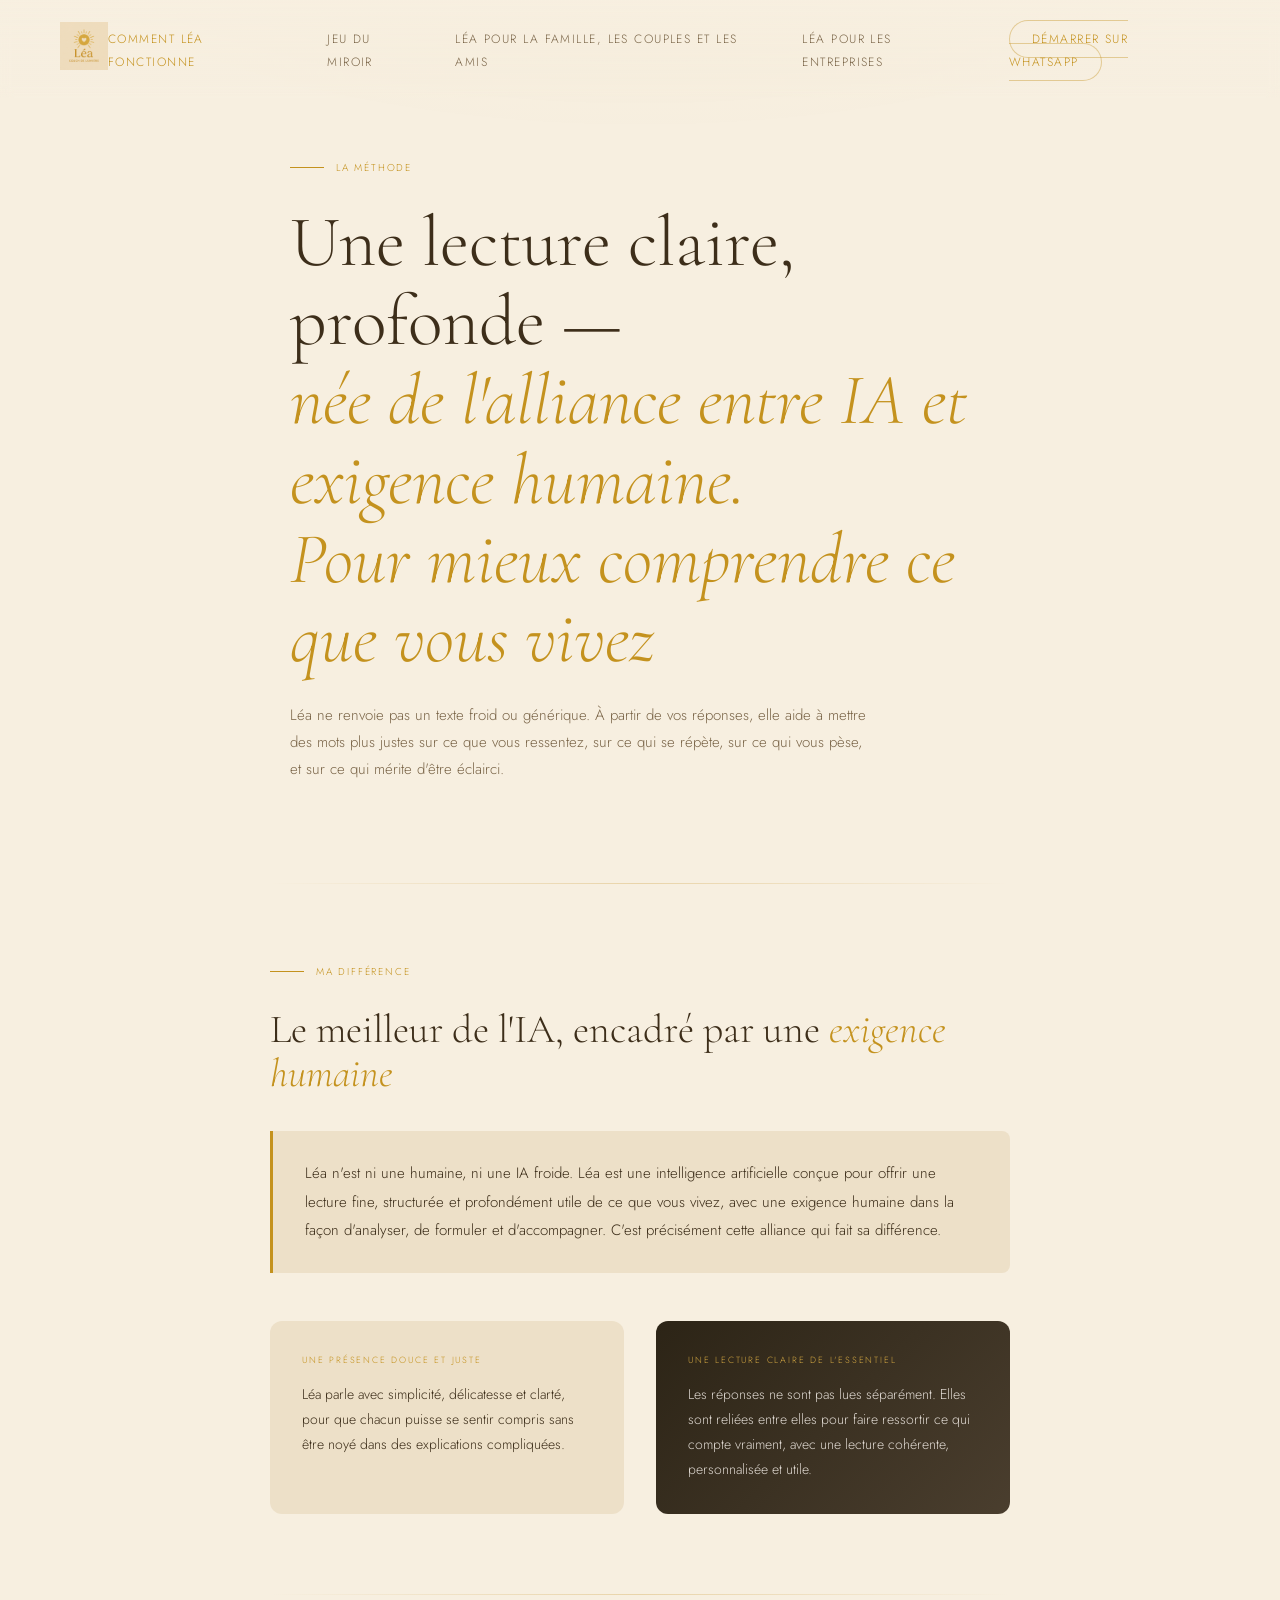
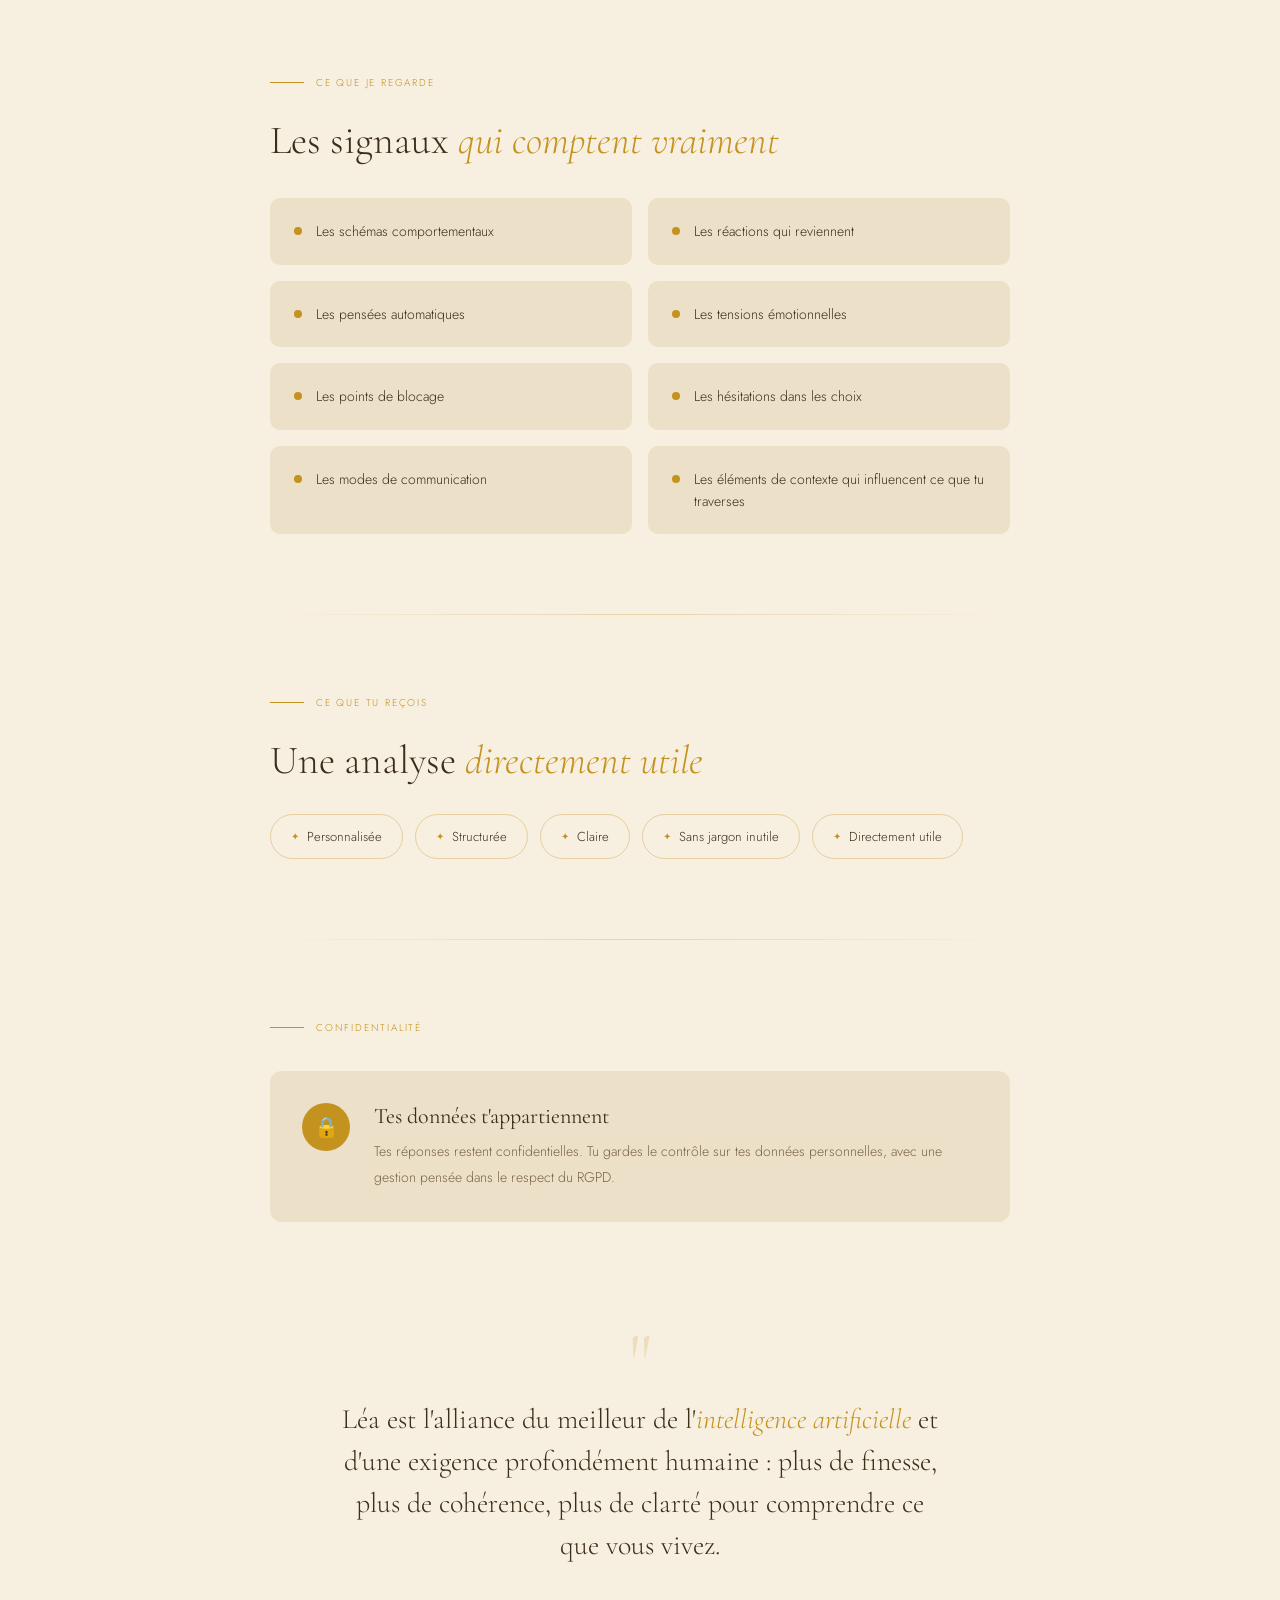
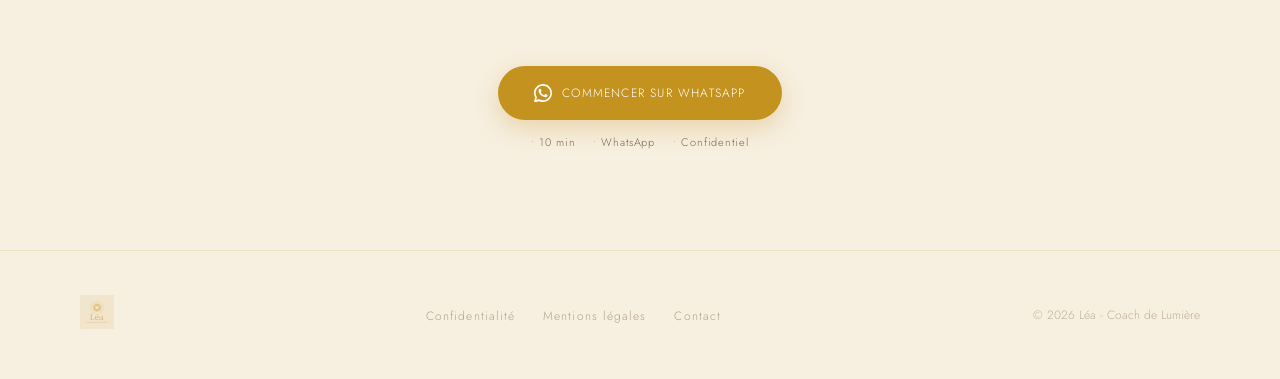
<file: comment-ca-marche.html>
<!DOCTYPE html>
<html lang="fr">
<head>
  <meta charset="UTF-8" />
  <meta name="viewport" content="width=device-width, initial-scale=1.0" />
  <title>Comment Léa fonctionne — Coach de Lumière</title>
  <link href="https://fonts.googleapis.com/css2?family=Cormorant+Garamond:ital,wght@0,300;0,400;0,600;1,300;1,400&family=Jost:wght@300;400;500&display=swap" rel="stylesheet" />
  <link rel="stylesheet" href="/style.css" />
  <style>
    /* Styles spécifiques à cette page */
    .page-hero { padding: 160px 80px 80px; max-width: 860px; margin: 0 auto; }
    .eyebrow { display: flex; align-items: center; gap: 12px; font-size: 10px; letter-spacing: 0.18em; text-transform: uppercase; color: var(--gold); margin-bottom: 28px; }
    .eyebrow::before { content: ''; display: block; width: 34px; height: 1px; background: var(--gold); }
    .page-title { font-family: 'Cormorant Garamond', serif; font-size: clamp(44px, 6vw, 72px); font-weight: 300; line-height: 1.1; color: var(--ink); }
    .page-title em { font-style: italic; color: var(--gold); }
    .page-sub { font-size: 15px; line-height: 1.8; color: var(--ink-mid); max-width: 580px; margin-top: 24px; }
    .divider { width: 100%; height: 1px; background: linear-gradient(to right, transparent, rgba(200,149,42,0.3), transparent); margin: 20px 0; }
    .page-section { max-width: 900px; margin: 0 auto; padding: 60px 80px; }
    .page-section + .page-section { padding-top: 0; }
    .intro-block { background: var(--cream-dark); border-left: 3px solid var(--gold); padding: 28px 32px; border-radius: 0 8px 8px 0; margin: 36px 0 48px; transition: background 0.35s; }
    .intro-block:hover { background: #D8C9AE; }
    .intro-block p { font-size: 15px; line-height: 1.9; color: var(--ink); }
    .intro-block p + p { margin-top: 14px; }
    .grid-list { display: grid; grid-template-columns: repeat(auto-fill, minmax(240px, 1fr)); gap: 16px; margin-top: 36px; }
    .grid-item { background: var(--cream-dark); border-radius: 10px; padding: 22px 24px; display: flex; align-items: flex-start; gap: 14px; transition: background 0.35s; }
    .grid-item:hover { background: #D8C9AE; }
    .dot { width: 8px; height: 8px; border-radius: 50%; background: var(--gold); flex-shrink: 0; margin-top: 7px; }
    .grid-item span { font-size: 14px; line-height: 1.6; color: var(--ink); }
    .diff-block { display: grid; grid-template-columns: 1fr 1fr; gap: 32px; margin-top: 36px; }
    .diff-card { padding: 32px; border-radius: 12px; background: var(--cream-dark); transition: background 0.35s; }
    .diff-card:hover { background: #D8C9AE; }
    .diff-card.accent { background: linear-gradient(135deg, #2C2416 0%, #4A3E2E 100%); transition: background 0.35s; }
    .diff-card.accent:hover { background: linear-gradient(135deg, #3a3020 0%, #5a4e3a 100%); }
    .diff-card .card-label { font-size: 9px; letter-spacing: 0.2em; text-transform: uppercase; color: var(--gold); margin-bottom: 16px; }
    .diff-card.accent .card-label { color: var(--gold-light); }
    .diff-card p { font-size: 14px; line-height: 1.8; color: var(--ink); }
    .diff-card.accent p { color: rgba(250,245,238,0.85); }
    .receive-list { display: flex; flex-wrap: wrap; gap: 12px; margin-top: 32px; }
    .receive-tag { display: flex; align-items: center; gap: 8px; padding: 12px 20px; border: 1px solid rgba(200,149,42,0.35); border-radius: 100px; font-size: 13px; color: var(--ink); transition: background 0.35s, border-color 0.35s; }
    .receive-tag:hover { background: var(--cream-dark); border-color: var(--gold); }
    .receive-tag::before { content: '✦'; color: var(--gold); font-size: 10px; }
    .rgpd-block { display: flex; align-items: flex-start; gap: 24px; background: var(--cream-dark); border-radius: 12px; padding: 32px; margin-top: 36px; transition: background 0.35s; }
    .rgpd-block:hover { background: #D8C9AE; }
    .rgpd-icon { width: 48px; height: 48px; flex-shrink: 0; background: var(--gold); border-radius: 50%; display: flex; align-items: center; justify-content: center; color: #fff; font-size: 20px; }
    .rgpd-block h3 { font-family: 'Cormorant Garamond', serif; font-size: 22px; font-weight: 400; color: var(--ink); margin-bottom: 10px; }
    .rgpd-block p { font-size: 14px; line-height: 1.8; color: var(--ink-mid); }
    .finale { text-align: center; padding: 60px 40px 100px; max-width: 680px; margin: 0 auto; }
    .finale .quote-mark { font-family: 'Cormorant Garamond', serif; font-size: 80px; line-height: 0.5; color: rgba(200,149,42,0.2); display: block; margin-bottom: 16px; }
    .finale p { font-family: 'Cormorant Garamond', serif; font-size: clamp(20px, 2.5vw, 28px); font-weight: 300; line-height: 1.5; color: var(--ink); }
    .finale p em { font-style: italic; color: var(--gold); }
    .cta-section { text-align: center; padding: 0 40px 100px; }
    .cta-btn { display: inline-flex; align-items: center; gap: 10px; background: var(--gold); color: #fff; font-size: 12px; letter-spacing: 0.1em; text-transform: uppercase; padding: 18px 36px; border-radius: 100px; text-decoration: none; transition: opacity .2s, transform .2s; box-shadow: 0 8px 24px rgba(200,149,42,0.3); }
    .cta-btn:hover { opacity: .88; transform: translateY(-2px); }
    .cta-meta { margin-top: 14px; font-size: 11px; letter-spacing: 0.08em; color: var(--ink-mid); display: flex; justify-content: center; align-items: center; gap: 18px; }
    .cta-meta span::before { content: '• '; color: var(--gold); }
    @media (max-width: 700px) {
      .page-hero, .page-section { padding-left: 24px; padding-right: 24px; }
      .page-hero { padding-top: 120px; }
      .diff-block { grid-template-columns: 1fr; }
    }
  </style>
</head>
<body>

<!-- ── NAV ── -->
<nav>
  <div class="nav-logo">
    <a href="/"><img src="/logo.png" alt="Léa Coach de Lumière" /></a>
  </div>
  <ul class="nav-links">
    <li><a href="/comment-ca-marche" class="active">Comment Léa fonctionne</a></li>
    <li><a href="/jeu-du-miroir">Jeu du Miroir</a></li>
    <li><a href="/famille-couples-amis">Léa pour la famille, les couples et les amis</a></li>
    <li><a href="/entreprises">Léa pour les entreprises</a></li>
    <li><a href="https://wa.me/33614476874?text=test" class="nav-cta">Démarrer sur WhatsApp</a></li>
  </ul>
  <button class="hamburger" id="hamburger" aria-label="Menu">
    <span></span><span></span><span></span>
  </button>
</nav>

<!-- ── MENU MOBILE ── -->
<div class="mobile-menu" id="mobileMenu">
  <a href="/comment-ca-marche">Comment Léa fonctionne</a>
  <a href="/jeu-du-miroir">Jeu du Miroir</a>
  <a href="/famille-couples-amis">Famille, couples & amis</a>
  <a href="/entreprises">Entreprises</a>
  <a href="https://wa.me/33614476874?text=test" class="nav-cta">Démarrer sur WhatsApp</a>
</div>

<!-- ── HERO ── -->
<div class="page-hero reveal">
  <div class="eyebrow">La méthode</div>
  <h1 class="page-title">Une lecture claire, profonde —<br><em>née de l'alliance entre IA et exigence humaine.</em></h1>
  <h1 class="page-title"><em>Pour mieux comprendre ce que vous vivez</em></h1>
  <p class="page-sub">Léa ne renvoie pas un texte froid ou générique. À partir de vos réponses, elle aide à mettre des mots plus justes sur ce que vous ressentez, sur ce qui se répète, sur ce qui vous pèse, et sur ce qui mérite d'être éclairci.</p>
</div>
<div style="max-width:900px;margin:0 auto;padding:0 80px;"><div class="divider"></div></div>

<!-- ── MA DIFFÉRENCE ── -->
<section class="page-section reveal">
  <div class="eyebrow">Ma différence</div>
  <h2 class="page-title" style="font-size:clamp(28px,3.5vw,40px);">Le meilleur de l'IA, encadré par une <em>exigence humaine</em></h2>
  <div class="intro-block">
    <p>Léa n'est ni une humaine, ni une IA froide. Léa est une intelligence artificielle conçue pour offrir une lecture fine, structurée et profondément utile de ce que vous vivez, avec une exigence humaine dans la façon d'analyser, de formuler et d'accompagner. C'est précisément cette alliance qui fait sa différence.</p>
  </div>
  <div class="diff-block">
    <div class="diff-card">
      <div class="card-label">Une présence douce et juste</div>
      <p>Léa parle avec simplicité, délicatesse et clarté, pour que chacun puisse se sentir compris sans être noyé dans des explications compliquées.</p>
    </div>
    <div class="diff-card accent">
      <div class="card-label">Une lecture claire de l'essentiel</div>
      <p>Les réponses ne sont pas lues séparément. Elles sont reliées entre elles pour faire ressortir ce qui compte vraiment, avec une lecture cohérente, personnalisée et utile.</p>
    </div>
  </div>
</section>
<div style="max-width:900px;margin:0 auto;padding:0 80px;"><div class="divider"></div></div>

<!-- ── CE QUE JE REGARDE ── -->
<section class="page-section reveal">
  <div class="eyebrow">Ce que je regarde</div>
  <h2 class="page-title" style="font-size:clamp(28px,3.5vw,40px);">Les signaux <em>qui comptent vraiment</em></h2>
  <div class="grid-list">
    <div class="grid-item"><div class="dot"></div><span>Les schémas comportementaux</span></div>
    <div class="grid-item"><div class="dot"></div><span>Les réactions qui reviennent</span></div>
    <div class="grid-item"><div class="dot"></div><span>Les pensées automatiques</span></div>
    <div class="grid-item"><div class="dot"></div><span>Les tensions émotionnelles</span></div>
    <div class="grid-item"><div class="dot"></div><span>Les points de blocage</span></div>
    <div class="grid-item"><div class="dot"></div><span>Les hésitations dans les choix</span></div>
    <div class="grid-item"><div class="dot"></div><span>Les modes de communication</span></div>
    <div class="grid-item"><div class="dot"></div><span>Les éléments de contexte qui influencent ce que tu traverses</span></div>
  </div>
</section>
<div style="max-width:900px;margin:0 auto;padding:0 80px;"><div class="divider"></div></div>

<!-- ── CE QUE TU REÇOIS ── -->
<section class="page-section reveal">
  <div class="eyebrow">Ce que tu reçois</div>
  <h2 class="page-title" style="font-size:clamp(28px,3.5vw,40px);">Une analyse <em>directement utile</em></h2>
  <div class="receive-list">
    <div class="receive-tag">Personnalisée</div>
    <div class="receive-tag">Structurée</div>
    <div class="receive-tag">Claire</div>
    <div class="receive-tag">Sans jargon inutile</div>
    <div class="receive-tag">Directement utile</div>
  </div>
</section>
<div style="max-width:900px;margin:0 auto;padding:0 80px;"><div class="divider"></div></div>

<!-- ── CONFIDENTIALITÉ ── -->
<section class="page-section reveal">
  <div class="eyebrow">Confidentialité</div>
  <div class="rgpd-block">
    <div class="rgpd-icon">🔒</div>
    <div>
      <h3>Tes données t'appartiennent</h3>
      <p>Tes réponses restent confidentielles. Tu gardes le contrôle sur tes données personnelles, avec une gestion pensée dans le respect du RGPD.</p>
    </div>
  </div>
</section>

<!-- ── PHRASE FINALE ── -->
<div class="finale reveal">
  <span class="quote-mark">"</span>
  <p>Léa est l'alliance du meilleur de l'<em>intelligence artificielle</em> et d'une exigence profondément humaine : plus de finesse, plus de cohérence, plus de clarté pour comprendre ce que vous vivez.</p>
</div>

<!-- ── CTA ── -->
<div class="cta-section reveal">
  <a href="https://wa.me/33614476874?text=test" class="cta-btn">
    <svg width="18" height="18" viewBox="0 0 24 24" fill="currentColor"><path d="M17.472 14.382c-.297-.149-1.758-.867-2.03-.967-.273-.099-.471-.148-.67.15-.197.297-.767.966-.94 1.164-.173.199-.347.223-.644.075-.297-.15-1.255-.463-2.39-1.475-.883-.788-1.48-1.761-1.653-2.059-.173-.297-.018-.458.13-.606.134-.133.298-.347.446-.52.149-.174.198-.298.298-.497.099-.198.05-.371-.025-.52-.075-.149-.669-1.612-.916-2.207-.242-.579-.487-.5-.669-.51-.173-.008-.371-.01-.57-.01-.198 0-.52.074-.792.372-.272.297-1.04 1.016-1.04 2.479 0 1.462 1.065 2.875 1.213 3.074.149.198 2.096 3.2 5.077 4.487.709.306 1.262.489 1.694.625.712.227 1.36.195 1.871.118.571-.085 1.758-.719 2.006-1.413.248-.694.248-1.289.173-1.413-.074-.124-.272-.198-.57-.347z"/><path d="M12 0C5.374 0 0 5.373 0 12c0 2.117.549 4.107 1.51 5.845L.057 23.882a.5.5 0 00.61.61l6.057-1.447A11.942 11.942 0 0012 24c6.626 0 12-5.374 12-12S18.626 0 12 0zm0 21.818a9.818 9.818 0 01-5.006-1.371l-.36-.214-3.715.888.905-3.609-.234-.372A9.818 9.818 0 012.182 12C2.182 6.57 6.57 2.182 12 2.182S21.818 6.57 21.818 12 17.43 21.818 12 21.818z"/></svg>
    Commencer sur WhatsApp
  </a>
  <div class="cta-meta"><span>10 min</span><span>WhatsApp</span><span>Confidentiel</span></div>
</div>

<!-- ── FOOTER ── -->
<footer>
  <div class="footer-logo"><img src="/logo.png" alt="Léa" /></div>
  <ul class="footer-links">
    <li><a href="/confidentialite">Confidentialité</a></li>
    <li><a href="/mentions-legales">Mentions légales</a></li>
    <li><a href="/cdn-cgi/l/email-protection#6c0f0302180d0f182c0f030d0f04080900190105091e09420a1e">Contact</a></li>
  </ul>
  <p class="footer-copy">© 2026 Léa - Coach de Lumière</p>
</footer>

<script src="/script.js"></script>
</body>
</html>
</file>
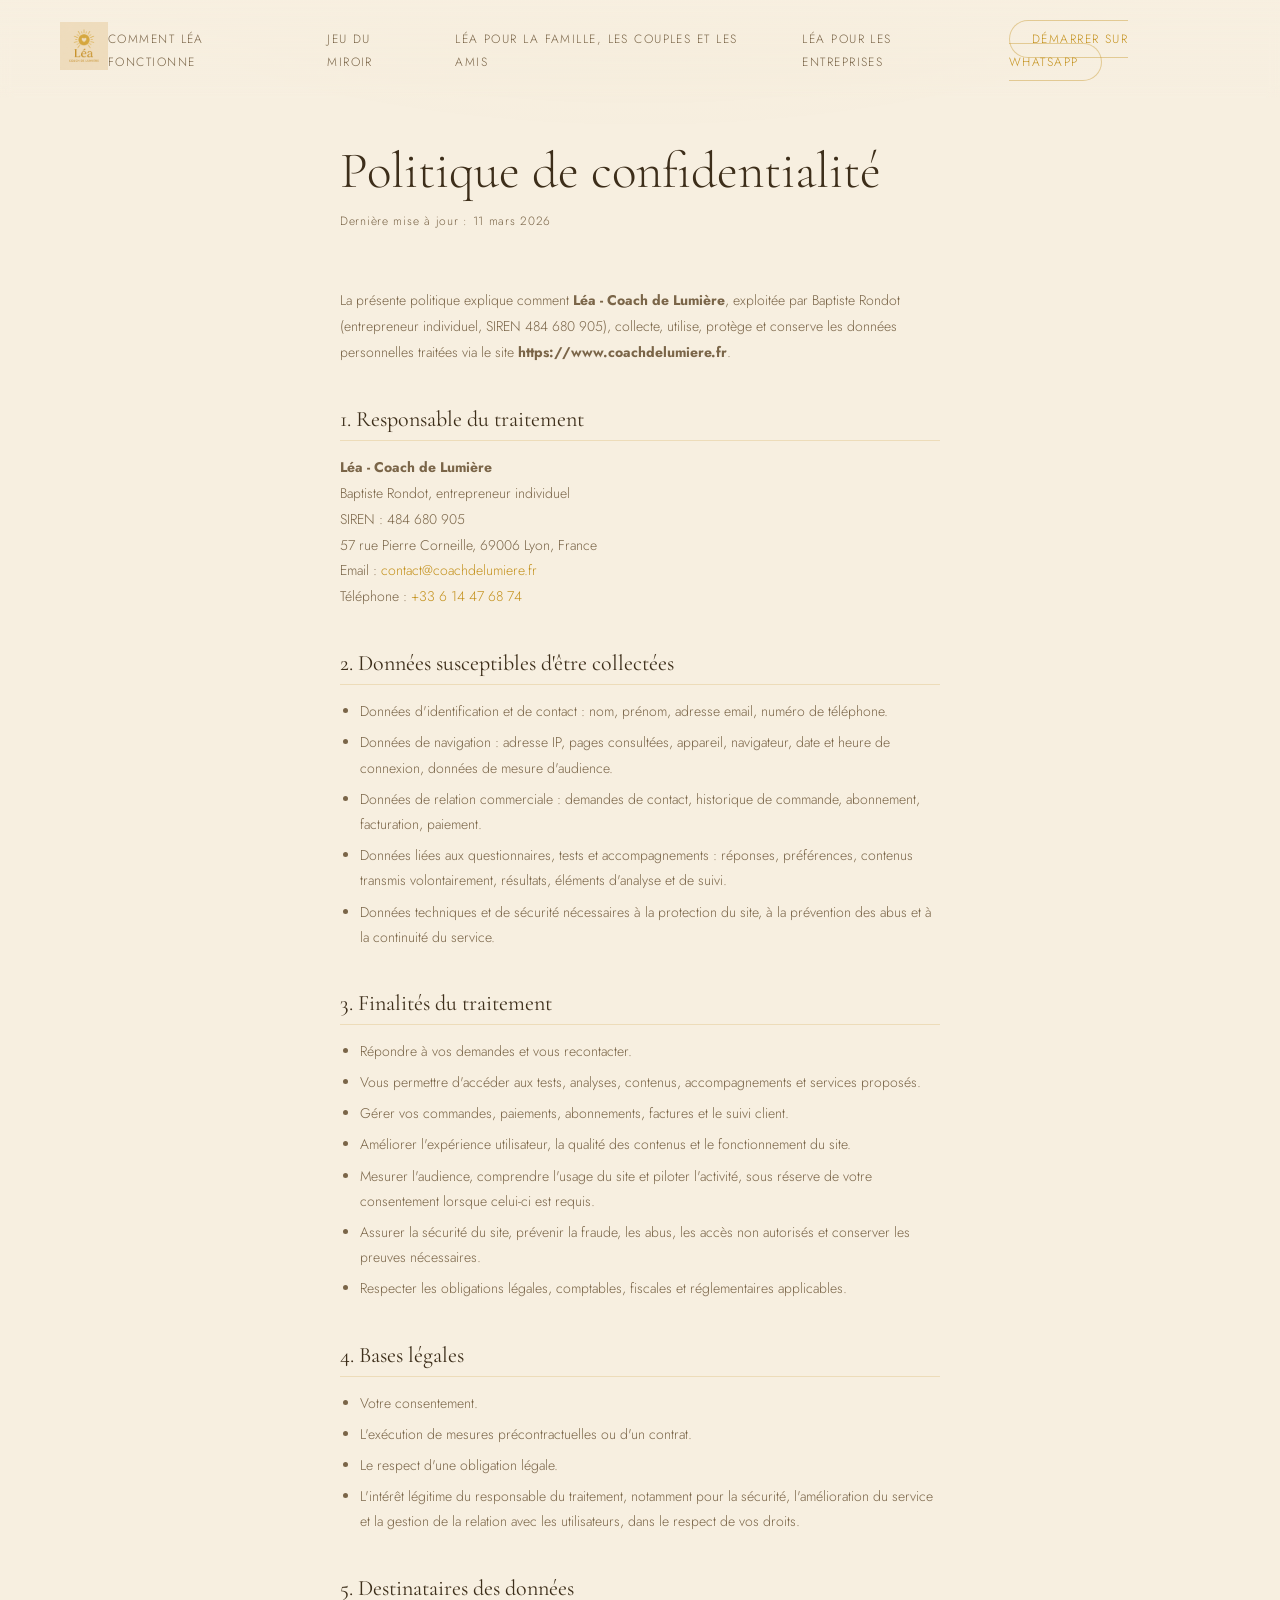
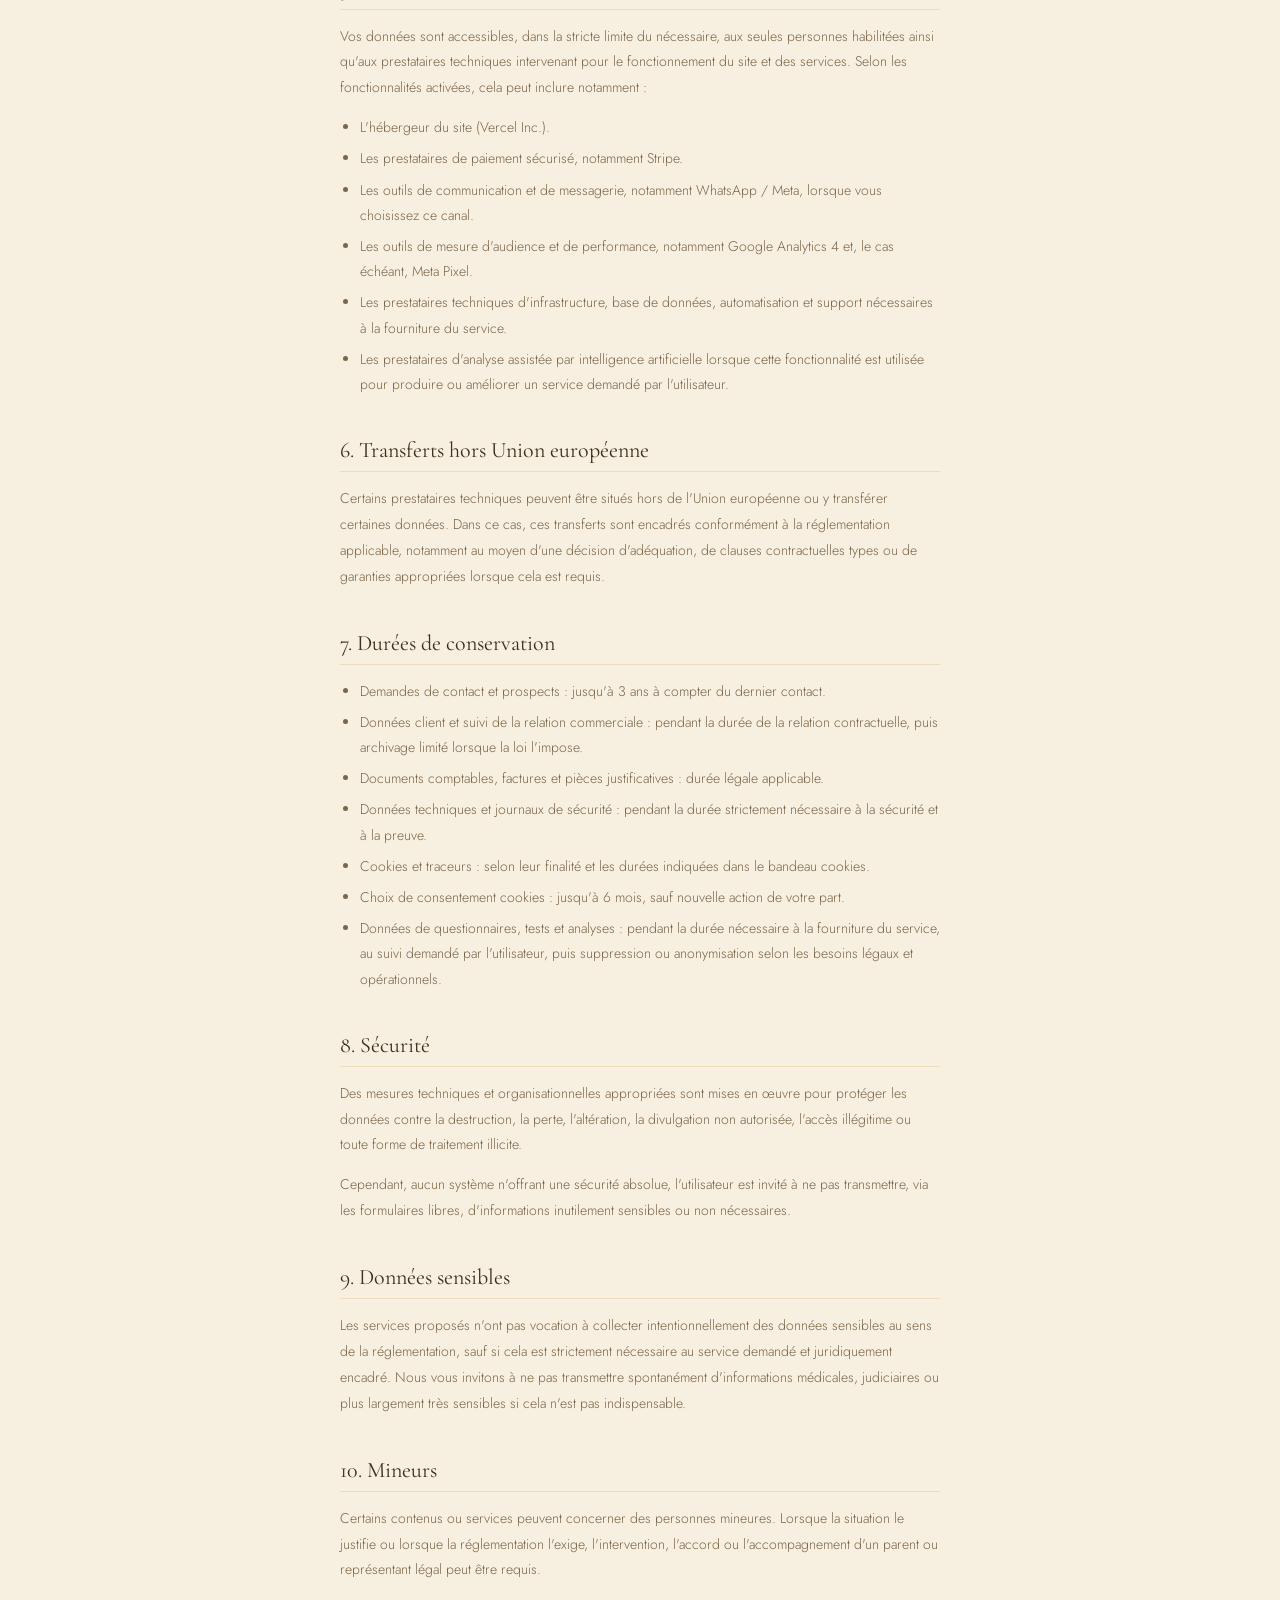
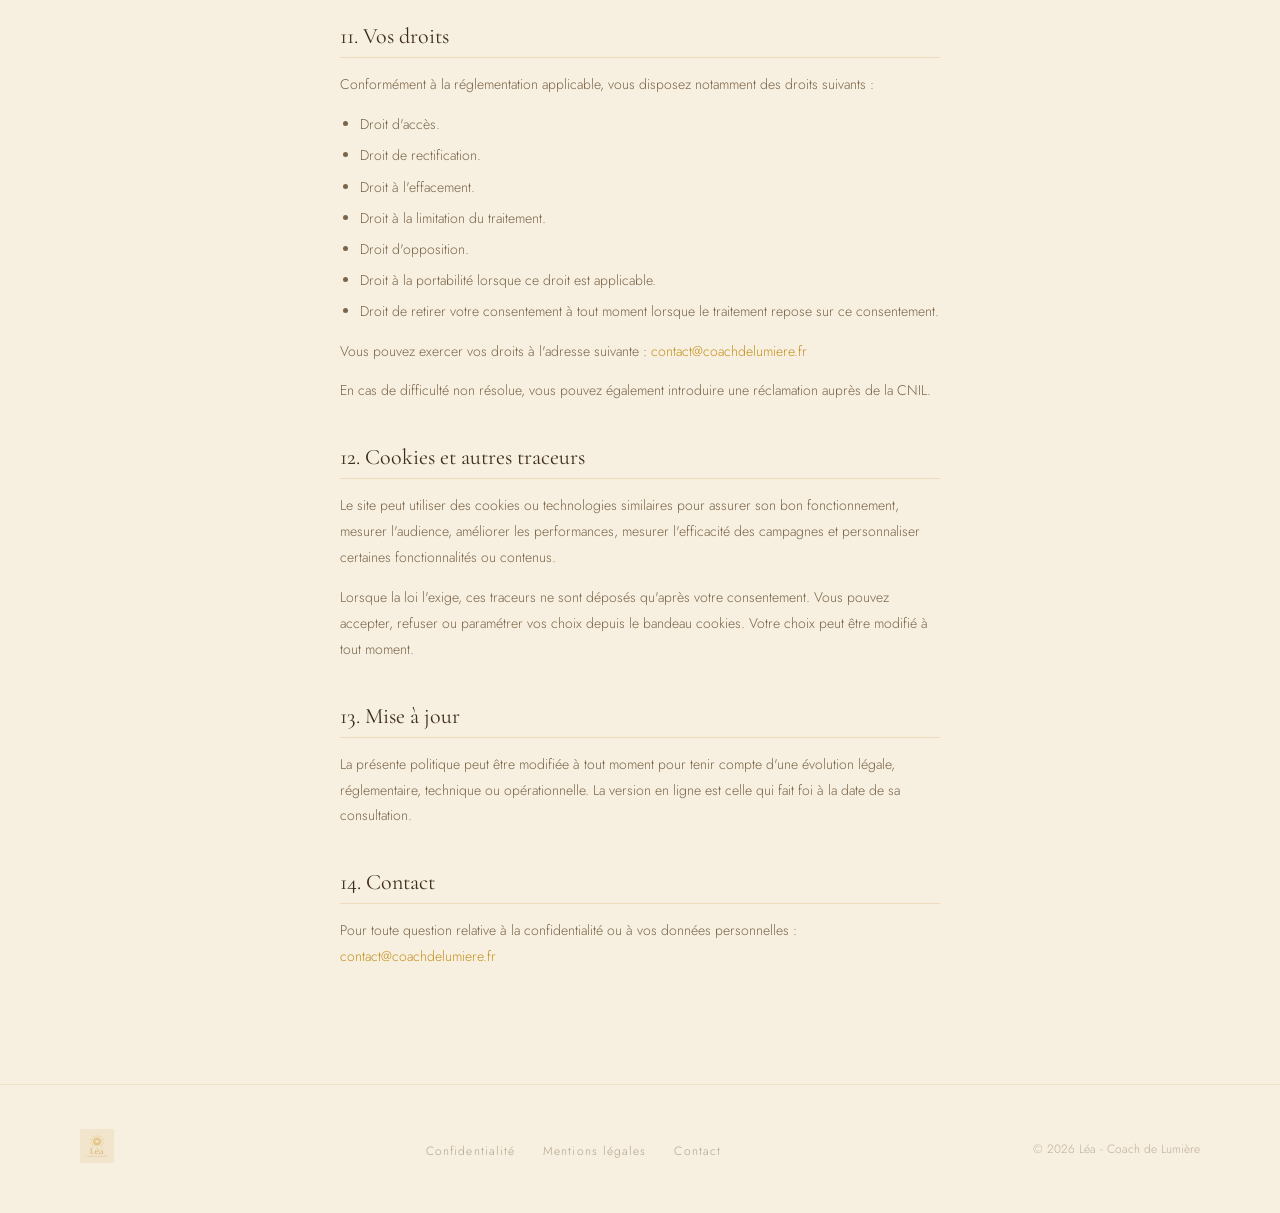
<file: confidentialite.html>
<!DOCTYPE html>
<html lang="fr">
<head>
  <meta charset="UTF-8" />
  <meta name="viewport" content="width=device-width, initial-scale=1.0" />
  <meta name="robots" content="noindex,follow,max-snippet:0,max-image-preview:none,max-video-preview:0" />
  <title>Politique de confidentialité — Coach de Lumière</title>
  <link href="https://fonts.googleapis.com/css2?family=Cormorant+Garamond:ital,wght@0,300;0,400;0,600;1,300;1,400&family=Jost:wght@300;400;500&display=swap" rel="stylesheet" />
  <link rel="stylesheet" href="/style.css" />
  <style>
    .legal-page { max-width: 760px; margin: 0 auto; padding: 140px 80px 100px; }
    .legal-page h1 { font-family: 'Cormorant Garamond', serif; font-size: clamp(36px, 4vw, 52px); font-weight: 300; color: var(--ink); margin-bottom: 8px; }
    .legal-page .last-update { font-size: 12px; color: var(--ink-mid); letter-spacing: 0.06em; margin-bottom: 56px; }
    .legal-page h2 { font-family: 'Cormorant Garamond', serif; font-size: 22px; font-weight: 400; color: var(--ink); margin-top: 40px; margin-bottom: 14px; padding-bottom: 8px; border-bottom: 1px solid rgba(196,146,30,0.2); }
    .legal-page p { font-size: 14px; line-height: 1.85; color: var(--ink-mid); margin-bottom: 14px; }
    .legal-page ul { margin: 12px 0 14px 20px; }
    .legal-page ul li { font-size: 14px; line-height: 1.8; color: var(--ink-mid); margin-bottom: 6px; }
    .legal-page a { color: var(--gold); text-decoration: none; }
    .legal-page a:hover { text-decoration: underline; }
    @media (max-width: 700px) { .legal-page { padding: 120px 24px 80px; } }
  </style>
</head>
<body>

<!-- ── NAV ── -->
<nav>
  <div class="nav-logo">
    <a href="/"><img src="/logo.png" alt="Léa Coach de Lumière" /></a>
  </div>
  <ul class="nav-links">
    <li><a href="/comment-ca-marche">Comment Léa fonctionne</a></li>
    <li><a href="/jeu-du-miroir">Jeu du Miroir</a></li>
    <li><a href="/famille-couples-amis">Léa pour la famille, les couples et les amis</a></li>
    <li><a href="/entreprises">Léa pour les entreprises</a></li>
    <li><a href="https://wa.me/33614476874?text=test" class="nav-cta">Démarrer sur WhatsApp</a></li>
  </ul>
  <button class="hamburger" id="hamburger" aria-label="Menu">
    <span></span><span></span><span></span>
  </button>
</nav>

<!-- ── MENU MOBILE ── -->
<div class="mobile-menu" id="mobileMenu">
  <a href="/comment-ca-marche">Comment Léa fonctionne</a>
  <a href="/jeu-du-miroir">Jeu du Miroir</a>
  <a href="/famille-couples-amis">Famille, couples & amis</a>
  <a href="/entreprises">Entreprises</a>
  <a href="https://wa.me/33614476874?text=test" class="nav-cta">Démarrer sur WhatsApp</a>
</div>

<!-- ── CONTENU ── -->
<div class="legal-page">
  <h1>Politique de confidentialité</h1>
  <p class="last-update">Dernière mise à jour : 11 mars 2026</p>

  <p>La présente politique explique comment <strong>Léa - Coach de Lumière</strong>, exploitée par Baptiste Rondot (entrepreneur individuel, SIREN 484 680 905), collecte, utilise, protège et conserve les données personnelles traitées via le site <strong>https://www.coachdelumiere.fr</strong>.</p>

  <h2>1. Responsable du traitement</h2>
  <p>
    <strong>Léa - Coach de Lumière</strong><br>
    Baptiste Rondot, entrepreneur individuel<br>
    SIREN : 484 680 905<br>
    57 rue Pierre Corneille, 69006 Lyon, France<br>
    Email : <a href="mailto:contact@coachdelumiere.fr">contact@coachdelumiere.fr</a><br>
    Téléphone : <a href="tel:+33614476874">+33 6 14 47 68 74</a>
  </p>

  <h2>2. Données susceptibles d'être collectées</h2>
  <ul>
    <li>Données d'identification et de contact : nom, prénom, adresse email, numéro de téléphone.</li>
    <li>Données de navigation : adresse IP, pages consultées, appareil, navigateur, date et heure de connexion, données de mesure d'audience.</li>
    <li>Données de relation commerciale : demandes de contact, historique de commande, abonnement, facturation, paiement.</li>
    <li>Données liées aux questionnaires, tests et accompagnements : réponses, préférences, contenus transmis volontairement, résultats, éléments d'analyse et de suivi.</li>
    <li>Données techniques et de sécurité nécessaires à la protection du site, à la prévention des abus et à la continuité du service.</li>
  </ul>

  <h2>3. Finalités du traitement</h2>
  <ul>
    <li>Répondre à vos demandes et vous recontacter.</li>
    <li>Vous permettre d'accéder aux tests, analyses, contenus, accompagnements et services proposés.</li>
    <li>Gérer vos commandes, paiements, abonnements, factures et le suivi client.</li>
    <li>Améliorer l'expérience utilisateur, la qualité des contenus et le fonctionnement du site.</li>
    <li>Mesurer l'audience, comprendre l'usage du site et piloter l'activité, sous réserve de votre consentement lorsque celui-ci est requis.</li>
    <li>Assurer la sécurité du site, prévenir la fraude, les abus, les accès non autorisés et conserver les preuves nécessaires.</li>
    <li>Respecter les obligations légales, comptables, fiscales et réglementaires applicables.</li>
  </ul>

  <h2>4. Bases légales</h2>
  <ul>
    <li>Votre consentement.</li>
    <li>L'exécution de mesures précontractuelles ou d'un contrat.</li>
    <li>Le respect d'une obligation légale.</li>
    <li>L'intérêt légitime du responsable du traitement, notamment pour la sécurité, l'amélioration du service et la gestion de la relation avec les utilisateurs, dans le respect de vos droits.</li>
  </ul>

  <h2>5. Destinataires des données</h2>
  <p>Vos données sont accessibles, dans la stricte limite du nécessaire, aux seules personnes habilitées ainsi qu'aux prestataires techniques intervenant pour le fonctionnement du site et des services. Selon les fonctionnalités activées, cela peut inclure notamment :</p>
  <ul>
    <li>L'hébergeur du site (Vercel Inc.).</li>
    <li>Les prestataires de paiement sécurisé, notamment Stripe.</li>
    <li>Les outils de communication et de messagerie, notamment WhatsApp / Meta, lorsque vous choisissez ce canal.</li>
    <li>Les outils de mesure d'audience et de performance, notamment Google Analytics 4 et, le cas échéant, Meta Pixel.</li>
    <li>Les prestataires techniques d'infrastructure, base de données, automatisation et support nécessaires à la fourniture du service.</li>
    <li>Les prestataires d'analyse assistée par intelligence artificielle lorsque cette fonctionnalité est utilisée pour produire ou améliorer un service demandé par l'utilisateur.</li>
  </ul>

  <h2>6. Transferts hors Union européenne</h2>
  <p>Certains prestataires techniques peuvent être situés hors de l'Union européenne ou y transférer certaines données. Dans ce cas, ces transferts sont encadrés conformément à la réglementation applicable, notamment au moyen d'une décision d'adéquation, de clauses contractuelles types ou de garanties appropriées lorsque cela est requis.</p>

  <h2>7. Durées de conservation</h2>
  <ul>
    <li>Demandes de contact et prospects : jusqu'à 3 ans à compter du dernier contact.</li>
    <li>Données client et suivi de la relation commerciale : pendant la durée de la relation contractuelle, puis archivage limité lorsque la loi l'impose.</li>
    <li>Documents comptables, factures et pièces justificatives : durée légale applicable.</li>
    <li>Données techniques et journaux de sécurité : pendant la durée strictement nécessaire à la sécurité et à la preuve.</li>
    <li>Cookies et traceurs : selon leur finalité et les durées indiquées dans le bandeau cookies.</li>
    <li>Choix de consentement cookies : jusqu'à 6 mois, sauf nouvelle action de votre part.</li>
    <li>Données de questionnaires, tests et analyses : pendant la durée nécessaire à la fourniture du service, au suivi demandé par l'utilisateur, puis suppression ou anonymisation selon les besoins légaux et opérationnels.</li>
  </ul>

  <h2>8. Sécurité</h2>
  <p>Des mesures techniques et organisationnelles appropriées sont mises en œuvre pour protéger les données contre la destruction, la perte, l'altération, la divulgation non autorisée, l'accès illégitime ou toute forme de traitement illicite.</p>
  <p>Cependant, aucun système n'offrant une sécurité absolue, l'utilisateur est invité à ne pas transmettre, via les formulaires libres, d'informations inutilement sensibles ou non nécessaires.</p>

  <h2>9. Données sensibles</h2>
  <p>Les services proposés n'ont pas vocation à collecter intentionnellement des données sensibles au sens de la réglementation, sauf si cela est strictement nécessaire au service demandé et juridiquement encadré. Nous vous invitons à ne pas transmettre spontanément d'informations médicales, judiciaires ou plus largement très sensibles si cela n'est pas indispensable.</p>

  <h2>10. Mineurs</h2>
  <p>Certains contenus ou services peuvent concerner des personnes mineures. Lorsque la situation le justifie ou lorsque la réglementation l'exige, l'intervention, l'accord ou l'accompagnement d'un parent ou représentant légal peut être requis.</p>

  <h2>11. Vos droits</h2>
  <p>Conformément à la réglementation applicable, vous disposez notamment des droits suivants :</p>
  <ul>
    <li>Droit d'accès.</li>
    <li>Droit de rectification.</li>
    <li>Droit à l'effacement.</li>
    <li>Droit à la limitation du traitement.</li>
    <li>Droit d'opposition.</li>
    <li>Droit à la portabilité lorsque ce droit est applicable.</li>
    <li>Droit de retirer votre consentement à tout moment lorsque le traitement repose sur ce consentement.</li>
  </ul>
  <p>Vous pouvez exercer vos droits à l'adresse suivante : <a href="mailto:contact@coachdelumiere.fr">contact@coachdelumiere.fr</a></p>
  <p>En cas de difficulté non résolue, vous pouvez également introduire une réclamation auprès de la CNIL.</p>

  <h2>12. Cookies et autres traceurs</h2>
  <p>Le site peut utiliser des cookies ou technologies similaires pour assurer son bon fonctionnement, mesurer l'audience, améliorer les performances, mesurer l'efficacité des campagnes et personnaliser certaines fonctionnalités ou contenus.</p>
  <p>Lorsque la loi l'exige, ces traceurs ne sont déposés qu'après votre consentement. Vous pouvez accepter, refuser ou paramétrer vos choix depuis le bandeau cookies. Votre choix peut être modifié à tout moment.</p>

  <h2>13. Mise à jour</h2>
  <p>La présente politique peut être modifiée à tout moment pour tenir compte d'une évolution légale, réglementaire, technique ou opérationnelle. La version en ligne est celle qui fait foi à la date de sa consultation.</p>

  <h2>14. Contact</h2>
  <p>Pour toute question relative à la confidentialité ou à vos données personnelles : <a href="mailto:contact@coachdelumiere.fr">contact@coachdelumiere.fr</a></p>
</div>

<!-- ── FOOTER ── -->
<footer>
  <div class="footer-logo"><img src="/logo.png" alt="Léa" /></div>
  <ul class="footer-links">
    <li><a href="/confidentialite">Confidentialité</a></li>
    <li><a href="/mentions-legales">Mentions légales</a></li>
    <li><a href="mailto:contact@coachdelumiere.fr">Contact</a></li>
  </ul>
  <p class="footer-copy">© 2026 Léa - Coach de Lumière</p>
</footer>

<script src="/script.js"></script>
</body>
</html>
</file>
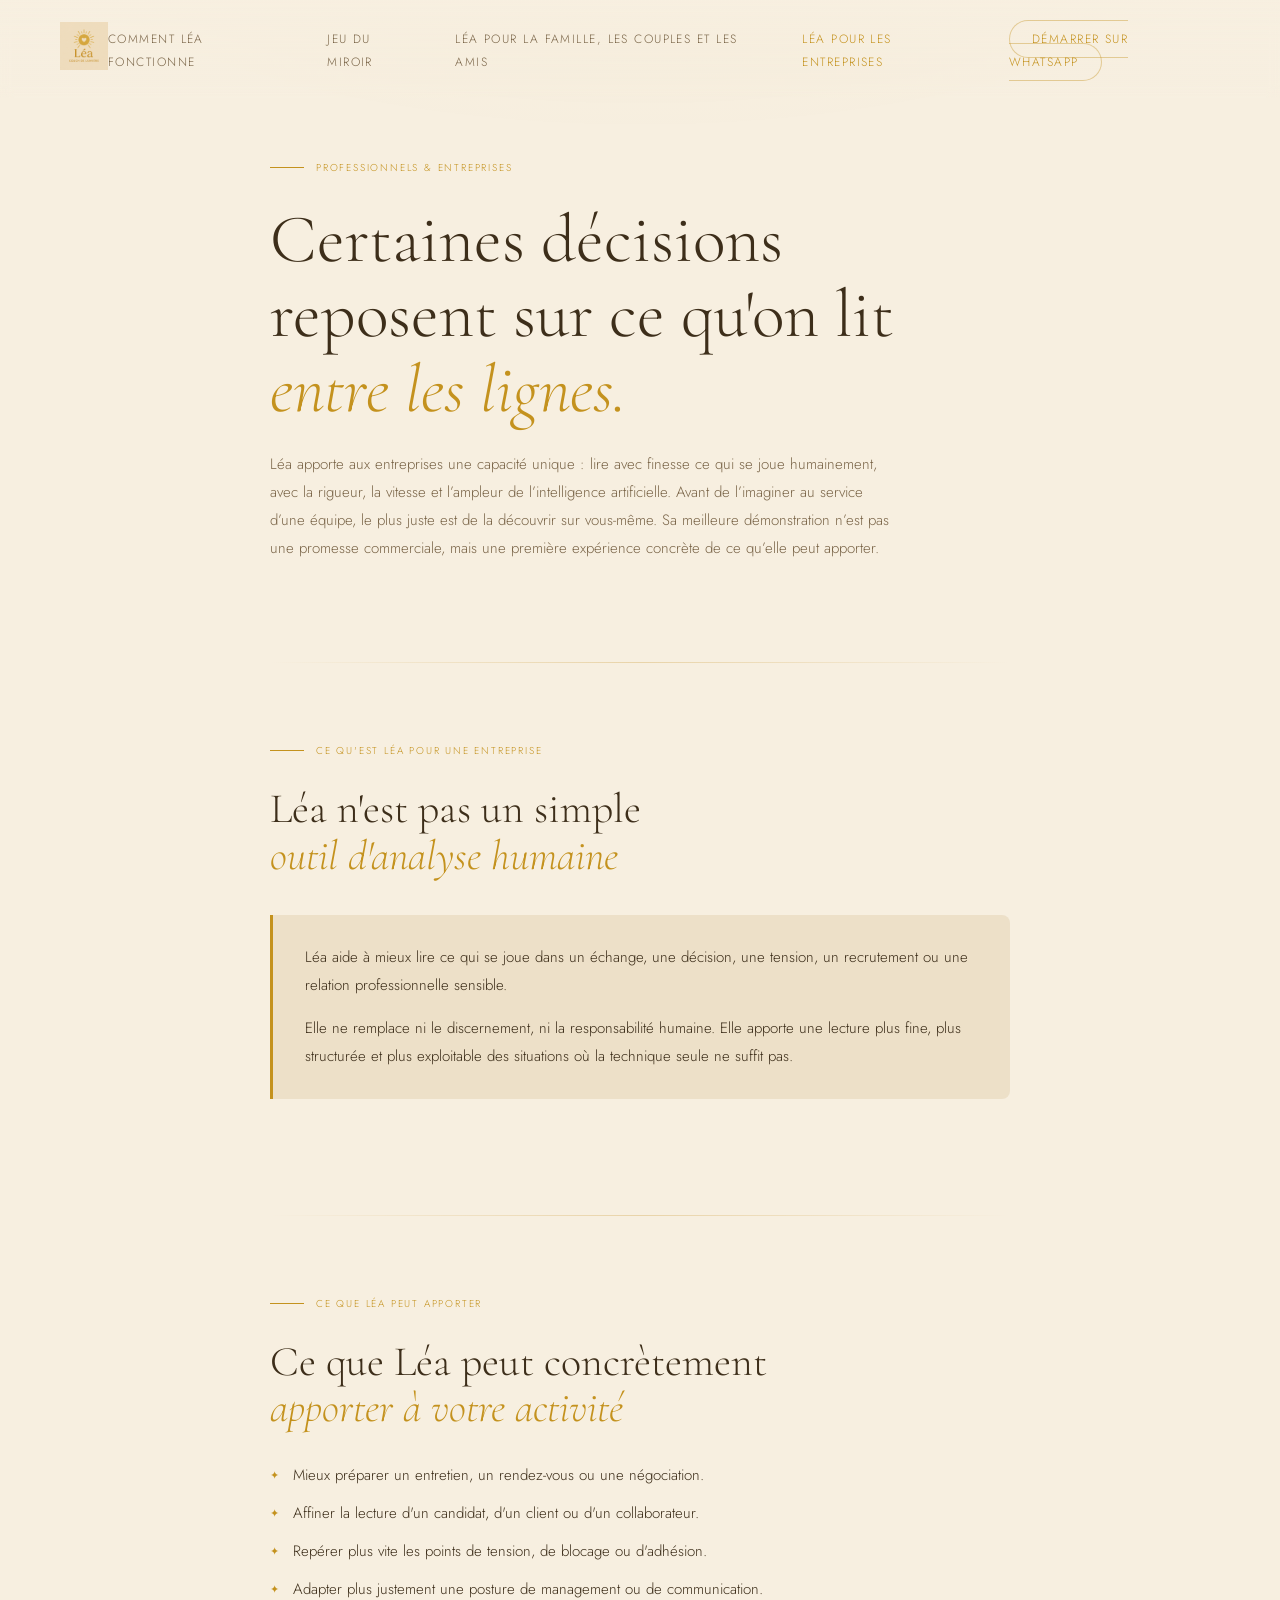
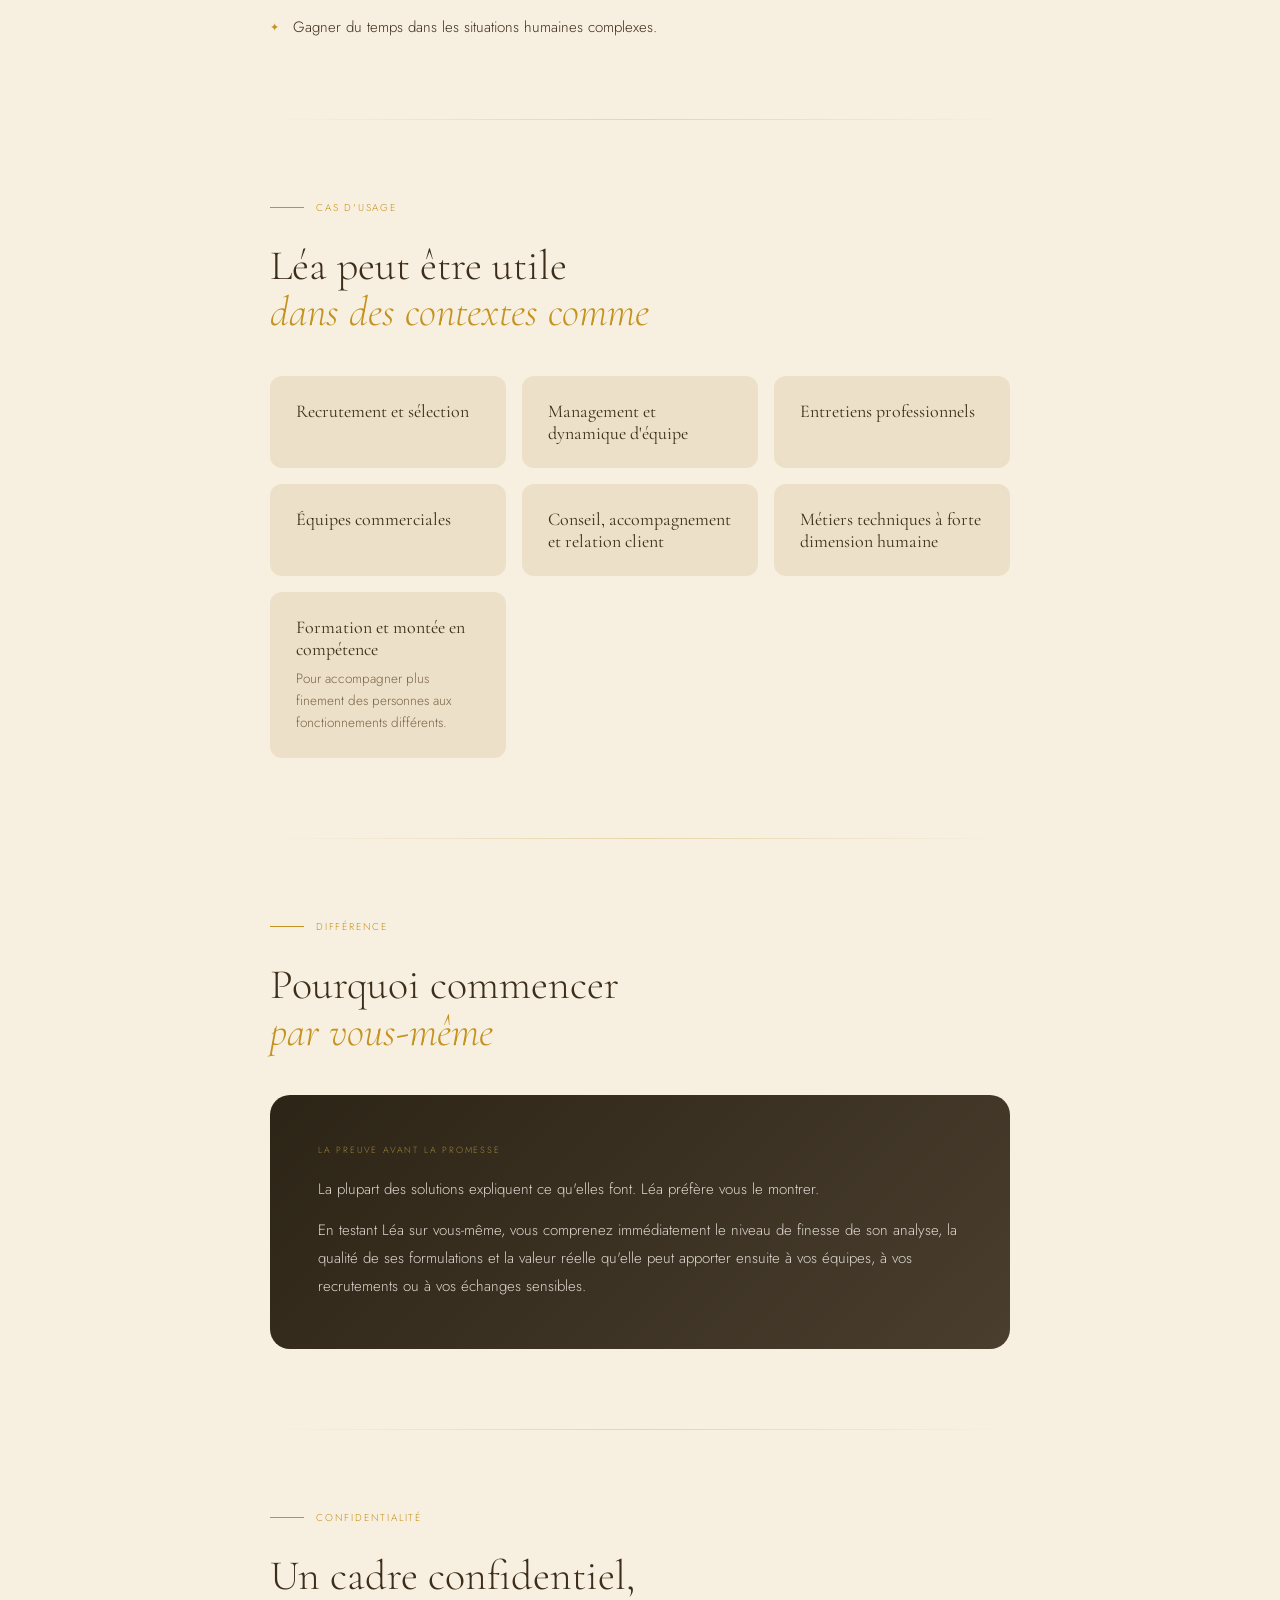
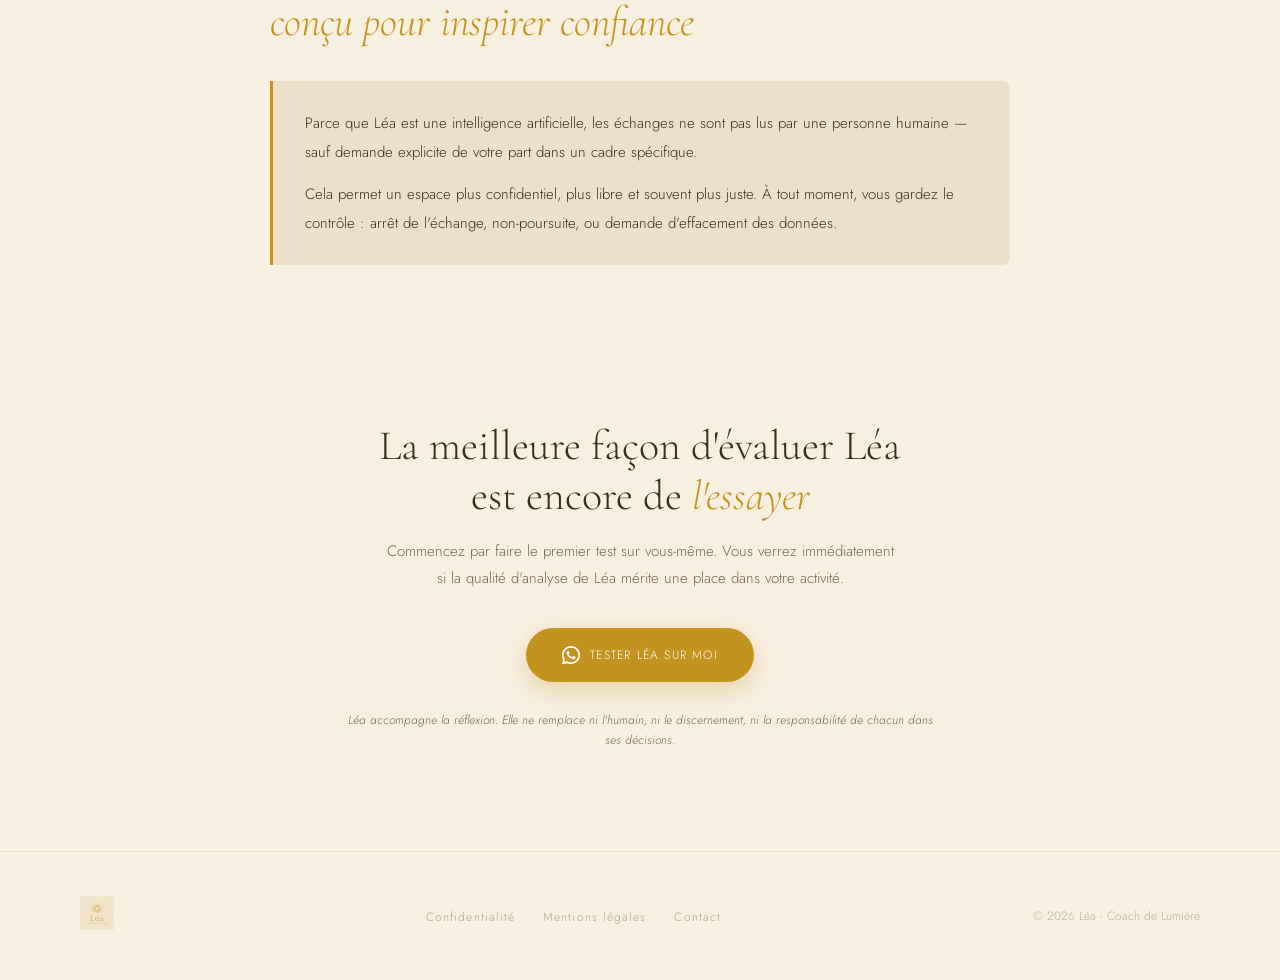
<file: entreprises.html>
<!DOCTYPE html>
<html lang="fr">
<head>
  <meta charset="UTF-8" />
  <meta name="viewport" content="width=device-width, initial-scale=1.0" />
  <title>Léa pour les entreprises — Coach de Lumière</title>
  <link href="https://fonts.googleapis.com/css2?family=Cormorant+Garamond:ital,wght@0,300;0,400;0,600;1,300;1,400&family=Jost:wght@300;400;500&display=swap" rel="stylesheet" />
  <link rel="stylesheet" href="/style.css" />
  <style>
    .page-hero { padding: 160px 80px 80px; max-width: 900px; margin: 0 auto; }
    .eyebrow { display: flex; align-items: center; gap: 12px; font-size: 10px; letter-spacing: 0.18em; text-transform: uppercase; color: var(--gold); margin-bottom: 28px; }
    .eyebrow::before { content: ''; display: block; width: 34px; height: 1px; background: var(--gold); }
    .page-title { font-family: 'Cormorant Garamond', serif; font-size: clamp(44px, 5.5vw, 68px); font-weight: 300; line-height: 1.1; color: var(--ink); }
    .page-title em { font-style: italic; color: var(--gold); }
    .page-sub { font-size: 15px; line-height: 1.85; color: var(--ink-mid); max-width: 620px; margin-top: 24px; }
    .page-section { max-width: 900px; margin: 0 auto; padding: 60px 80px; }
    .divider { width: 100%; height: 1px; background: linear-gradient(to right, transparent, rgba(200,149,42,0.3), transparent); margin: 20px 0; }
    .intro-block { background: var(--cream-dark); border-left: 3px solid var(--gold); padding: 28px 32px; border-radius: 0 8px 8px 0; margin: 36px 0; transition: background 0.35s; }
    .intro-block:hover { background: #D8C9AE; }
    .intro-block p { font-size: 15px; line-height: 1.9; color: var(--ink); }
    .intro-block p + p { margin-top: 14px; }
    .values-list { display: flex; flex-direction: column; gap: 14px; margin-top: 32px; }
    .value-item { display: flex; align-items: flex-start; gap: 14px; font-size: 15px; line-height: 1.6; color: var(--ink); }
    .value-item::before { content: '✦'; color: var(--gold); font-size: 11px; margin-top: 4px; flex-shrink: 0; }
    .contexts-grid { display: grid; grid-template-columns: repeat(3, 1fr); gap: 16px; margin-top: 40px; }
    .context-card { background: var(--cream-dark); border-radius: 12px; padding: 24px 26px; transition: background 0.35s; }
    .context-card:hover { background: #D8C9AE; }
    .context-card h3 { font-family: 'Cormorant Garamond', serif; font-size: 18px; font-weight: 400; color: var(--ink); margin-bottom: 0; }
    .dark-block { background: linear-gradient(135deg, #2C2416 0%, #4A3E2E 100%); border-radius: 20px; padding: 48px; margin-top: 40px; transition: background 0.35s; }
    .dark-block:hover { background: linear-gradient(135deg, #3a3020 0%, #5a4e3a 100%); }
    .dark-block .block-label { font-size: 9px; letter-spacing: 0.2em; text-transform: uppercase; color: rgba(201,168,76,0.7); margin-bottom: 20px; }
    .dark-block p { font-size: 15px; line-height: 1.85; color: rgba(250,245,238,0.85); }
    .dark-block p + p { margin-top: 14px; }
    .cta-section { text-align: center; padding: 60px 40px 100px; }
    .cta-title { font-family: 'Cormorant Garamond', serif; font-size: clamp(28px, 3.5vw, 42px); font-weight: 300; color: var(--ink); line-height: 1.2; margin-bottom: 16px; }
    .cta-title em { font-style: italic; color: var(--gold); }
    .cta-sub { font-size: 15px; color: var(--ink-mid); line-height: 1.8; max-width: 520px; margin: 0 auto 36px; }
    .cta-btn { display: inline-flex; align-items: center; gap: 10px; background: var(--gold); color: #fff; font-size: 12px; letter-spacing: 0.1em; text-transform: uppercase; padding: 18px 36px; border-radius: 100px; text-decoration: none; transition: opacity .2s, transform .2s; box-shadow: 0 8px 24px rgba(200,149,42,0.3); }
    .cta-btn:hover { opacity: .88; transform: translateY(-2px); }
    .disclaimer { font-size: 12px; color: var(--ink-mid); font-style: italic; max-width: 600px; margin: 28px auto 0; line-height: 1.7; }
    @media (max-width: 900px) { .contexts-grid { grid-template-columns: 1fr 1fr; } }
    @media (max-width: 700px) {
      .page-hero, .page-section { padding-left: 24px; padding-right: 24px; }
      .page-hero { padding-top: 120px; }
      .contexts-grid { grid-template-columns: 1fr; }
      .dark-block { padding: 32px 24px; }
    }
  </style>
</head>
<body>

<!-- ── NAV ── -->
<nav>
  <div class="nav-logo">
    <a href="/"><img src="/logo.png" alt="Léa Coach de Lumière" /></a>
  </div>
  <ul class="nav-links">
    <li><a href="/comment-ca-marche">Comment Léa fonctionne</a></li>
    <li><a href="/jeu-du-miroir">Jeu du Miroir</a></li>
    <li><a href="/famille-couples-amis">Léa pour la famille, les couples et les amis</a></li>
    <li><a href="/entreprises" class="active">Léa pour les entreprises</a></li>
    <li><a href="https://wa.me/33614476874?text=test" class="nav-cta">Démarrer sur WhatsApp</a></li>
  </ul>
  <button class="hamburger" id="hamburger" aria-label="Menu">
    <span></span><span></span><span></span>
  </button>
</nav>

<!-- ── MENU MOBILE ── -->
<div class="mobile-menu" id="mobileMenu">
  <a href="/comment-ca-marche">Comment Léa fonctionne</a>
  <a href="/jeu-du-miroir">Jeu du Miroir</a>
  <a href="/famille-couples-amis">Famille, couples & amis</a>
  <a href="/entreprises">Entreprises</a>
  <a href="https://wa.me/33614476874?text=test" class="nav-cta">Démarrer sur WhatsApp</a>
</div>

<!-- ── HERO ── -->
<div class="page-hero reveal">
  <div class="eyebrow">Professionnels & Entreprises</div>
  <h1 class="page-title">Certaines décisions reposent sur ce qu'on lit<br><em>entre les lignes.</em></h1>
  <p class="page-sub">Léa apporte aux entreprises une capacité unique : lire avec finesse ce qui se joue humainement, avec la rigueur, la vitesse et l’ampleur de l’intelligence artificielle. Avant de l’imaginer au service d’une équipe, le plus juste est de la découvrir sur vous-même. Sa meilleure démonstration n’est pas une promesse commerciale, mais une première expérience concrète de ce qu’elle peut apporter.</p>
</div>
<div style="max-width:900px;margin:0 auto;padding:0 80px;"><div class="divider"></div></div>

<!-- ── BLOC 2 — CE QU'EST LÉA ── -->
<section class="page-section reveal">
  <div class="eyebrow">Ce qu'est Léa pour une entreprise</div>
  <h2 class="page-title" style="font-size:clamp(28px,3.5vw,42px);">Léa n'est pas un simple<br><em>outil d'analyse humaine</em></h2>
  <div class="intro-block">
    <p>Léa aide à mieux lire ce qui se joue dans un échange, une décision, une tension, un recrutement ou une relation professionnelle sensible.</p>
    <p>Elle ne remplace ni le discernement, ni la responsabilité humaine. Elle apporte une lecture plus fine, plus structurée et plus exploitable des situations où la technique seule ne suffit pas.</p>
  </div>
</section>
<div style="max-width:900px;margin:0 auto;padding:0 80px;"><div class="divider"></div></div>

<!-- ── BLOC 3 — APPORTS ── -->
<section class="page-section reveal">
  <div class="eyebrow">Ce que Léa peut apporter</div>
  <h2 class="page-title" style="font-size:clamp(28px,3.5vw,42px);">Ce que Léa peut concrètement<br><em>apporter à votre activité</em></h2>
  <div class="values-list">
    <div class="value-item">Mieux préparer un entretien, un rendez-vous ou une négociation.</div>
    <div class="value-item">Affiner la lecture d'un candidat, d'un client ou d'un collaborateur.</div>
    <div class="value-item">Repérer plus vite les points de tension, de blocage ou d'adhésion.</div>
    <div class="value-item">Adapter plus justement une posture de management ou de communication.</div>
    <div class="value-item">Gagner du temps dans les situations humaines complexes.</div>
  </div>
</section>
<div style="max-width:900px;margin:0 auto;padding:0 80px;"><div class="divider"></div></div>

<!-- ── BLOC 4 — CAS D'USAGE ── -->
<section class="page-section reveal">
  <div class="eyebrow">Cas d'usage</div>
  <h2 class="page-title" style="font-size:clamp(28px,3.5vw,42px);">Léa peut être utile<br><em>dans des contextes comme</em></h2>
  <div class="contexts-grid">
    <div class="context-card"><h3>Recrutement et sélection</h3></div>
    <div class="context-card"><h3>Management et dynamique d'équipe</h3></div>
    <div class="context-card"><h3>Entretiens professionnels</h3></div>
    <div class="context-card"><h3>Équipes commerciales</h3></div>
    <div class="context-card"><h3>Conseil, accompagnement et relation client</h3></div>
    <div class="context-card"><h3>Métiers techniques à forte dimension humaine</h3></div>
    <div class="context-card"><h3>Formation et montée en compétence</h3><p style="font-size:13.5px;line-height:1.65;color:var(--ink-mid);margin-top:8px;">Pour accompagner plus finement des personnes aux fonctionnements différents.</p></div>
  </div>
</section>
<div style="max-width:900px;margin:0 auto;padding:0 80px;"><div class="divider"></div></div>

<!-- ── BLOC 5 — DIFFÉRENCE ── -->
<section class="page-section reveal">
  <div class="eyebrow">Différence</div>
  <h2 class="page-title" style="font-size:clamp(28px,3.5vw,42px);">Pourquoi commencer<br><em>par vous-même</em></h2>
  <div class="dark-block">
    <div class="block-label">La preuve avant la promesse</div>
    <p>La plupart des solutions expliquent ce qu'elles font. Léa préfère vous le montrer.</p>
    <p>En testant Léa sur vous-même, vous comprenez immédiatement le niveau de finesse de son analyse, la qualité de ses formulations et la valeur réelle qu'elle peut apporter ensuite à vos équipes, à vos recrutements ou à vos échanges sensibles.</p>
  </div>
</section>
<div style="max-width:900px;margin:0 auto;padding:0 80px;"><div class="divider"></div></div>

<!-- ── BLOC 6 — CONFIDENTIALITÉ ── -->
<section class="page-section reveal">
  <div class="eyebrow">Confidentialité</div>
  <h2 class="page-title" style="font-size:clamp(28px,3.5vw,42px);">Un cadre confidentiel,<br><em>conçu pour inspirer confiance</em></h2>
  <div class="intro-block">
    <p>Parce que Léa est une intelligence artificielle, les échanges ne sont pas lus par une personne humaine — sauf demande explicite de votre part dans un cadre spécifique.</p>
    <p>Cela permet un espace plus confidentiel, plus libre et souvent plus juste. À tout moment, vous gardez le contrôle : arrêt de l'échange, non-poursuite, ou demande d'effacement des données.</p>
  </div>
</section>

<!-- ── CTA ── -->
<div class="cta-section reveal">
  <h2 class="cta-title">La meilleure façon d'évaluer Léa<br>est encore de <em>l'essayer</em></h2>
  <p class="cta-sub">Commencez par faire le premier test sur vous-même. Vous verrez immédiatement si la qualité d'analyse de Léa mérite une place dans votre activité.</p>
  <a href="https://wa.me/33614476874?text=test" class="cta-btn">
    <svg width="18" height="18" viewBox="0 0 24 24" fill="currentColor"><path d="M17.472 14.382c-.297-.149-1.758-.867-2.03-.967-.273-.099-.471-.148-.67.15-.197.297-.767.966-.94 1.164-.173.199-.347.223-.644.075-.297-.15-1.255-.463-2.39-1.475-.883-.788-1.48-1.761-1.653-2.059-.173-.297-.018-.458.13-.606.134-.133.298-.347.446-.52.149-.174.198-.298.298-.497.099-.198.05-.371-.025-.52-.075-.149-.669-1.612-.916-2.207-.242-.579-.487-.5-.669-.51-.173-.008-.371-.01-.57-.01-.198 0-.52.074-.792.372-.272.297-1.04 1.016-1.04 2.479 0 1.462 1.065 2.875 1.213 3.074.149.198 2.096 3.2 5.077 4.487.709.306 1.262.489 1.694.625.712.227 1.36.195 1.871.118.571-.085 1.758-.719 2.006-1.413.248-.694.248-1.289.173-1.413-.074-.124-.272-.198-.57-.347z"/><path d="M12 0C5.374 0 0 5.373 0 12c0 2.117.549 4.107 1.51 5.845L.057 23.882a.5.5 0 00.61.61l6.057-1.447A11.942 11.942 0 0012 24c6.626 0 12-5.374 12-12S18.626 0 12 0zm0 21.818a9.818 9.818 0 01-5.006-1.371l-.36-.214-3.715.888.905-3.609-.234-.372A9.818 9.818 0 012.182 12C2.182 6.57 6.57 2.182 12 2.182S21.818 6.57 21.818 12 17.43 21.818 12 21.818z"/></svg>
    Tester Léa sur moi
  </a>
  <p class="disclaimer">Léa accompagne la réflexion. Elle ne remplace ni l'humain, ni le discernement, ni la responsabilité de chacun dans ses décisions.</p>
</div>

<!-- ── FOOTER ── -->
<footer>
  <div class="footer-logo"><img src="/logo.png" alt="Léa" /></div>
  <ul class="footer-links">
    <li><a href="/confidentialite">Confidentialité</a></li>
    <li><a href="/mentions-legales">Mentions légales</a></li>
    <li><a href="/cdn-cgi/l/email-protection#bbd8d4d5cfdad8cffbd8d4dad8d3dfded7ced6d2dec9de95ddc9">Contact</a></li>
  </ul>
  <p class="footer-copy">© 2026 Léa - Coach de Lumière</p>
</footer>

<script src="/script.js"></script>
</body>
</html>
</file>
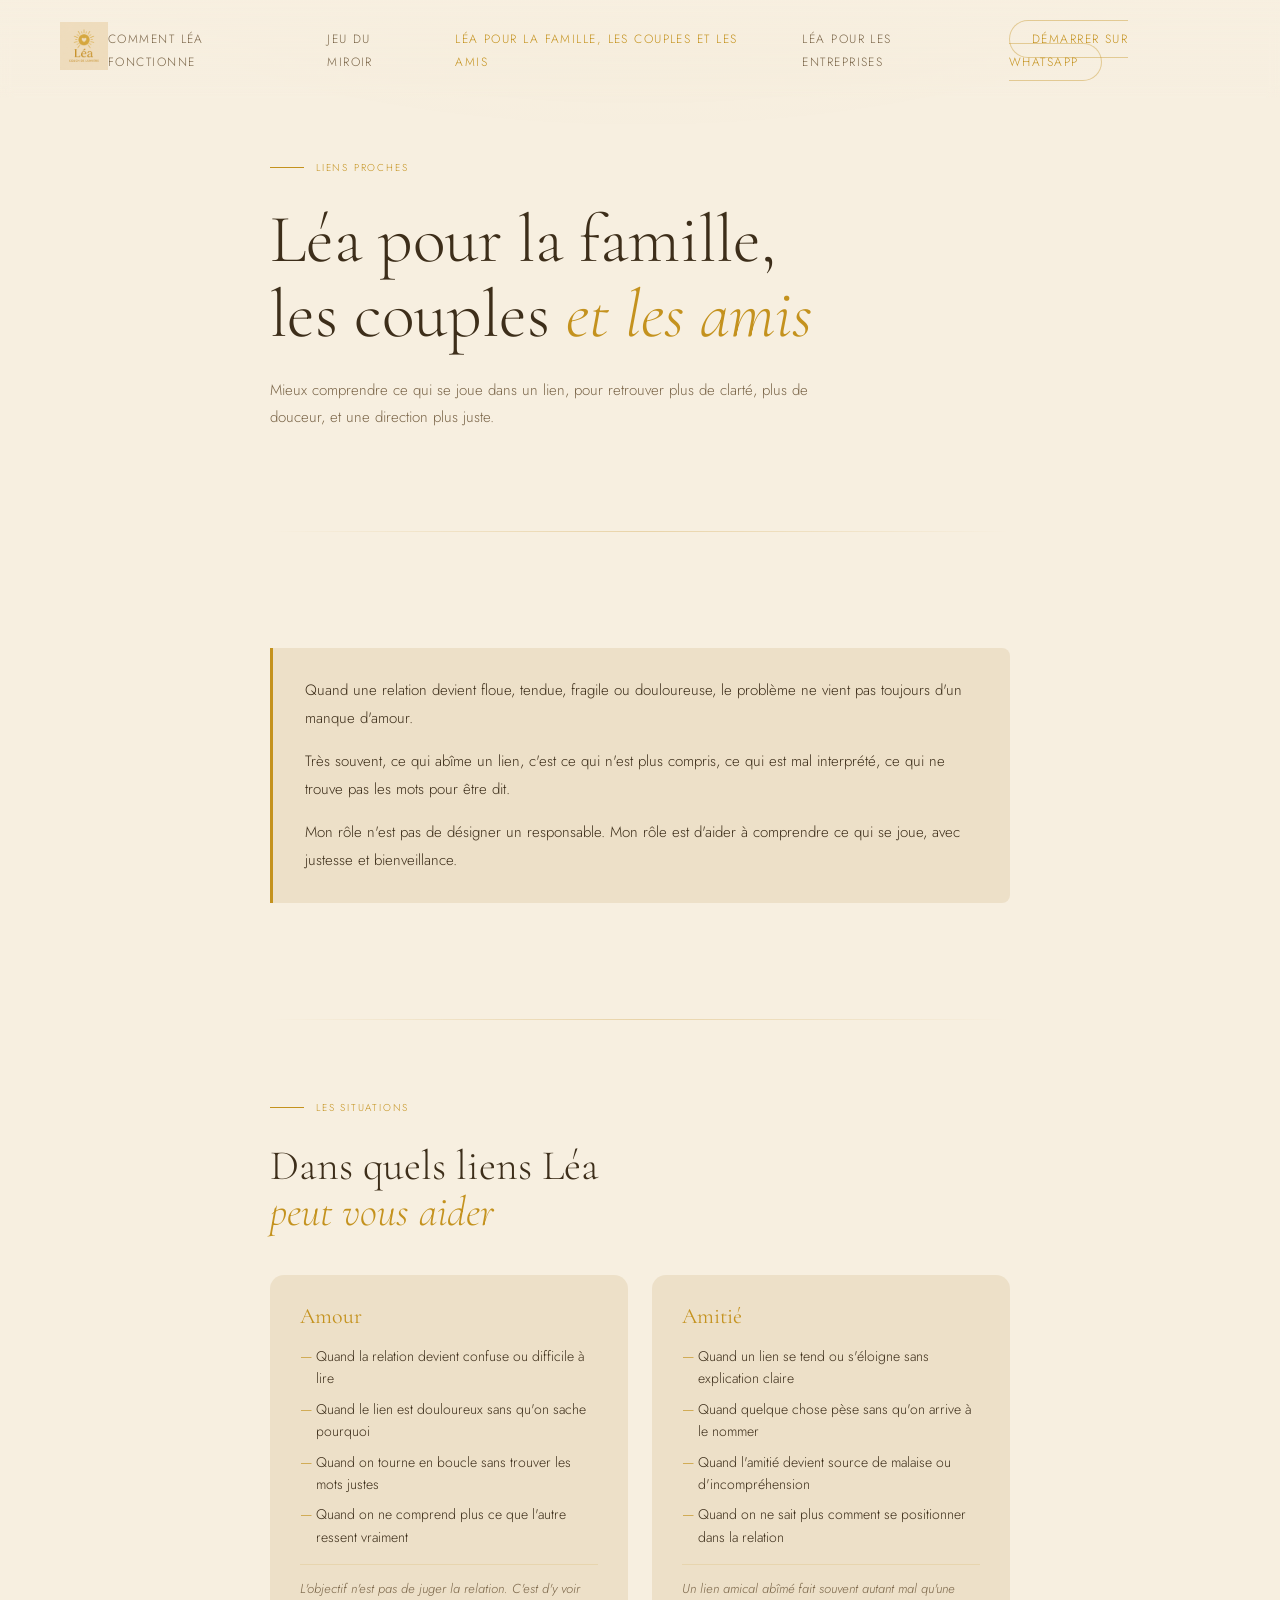
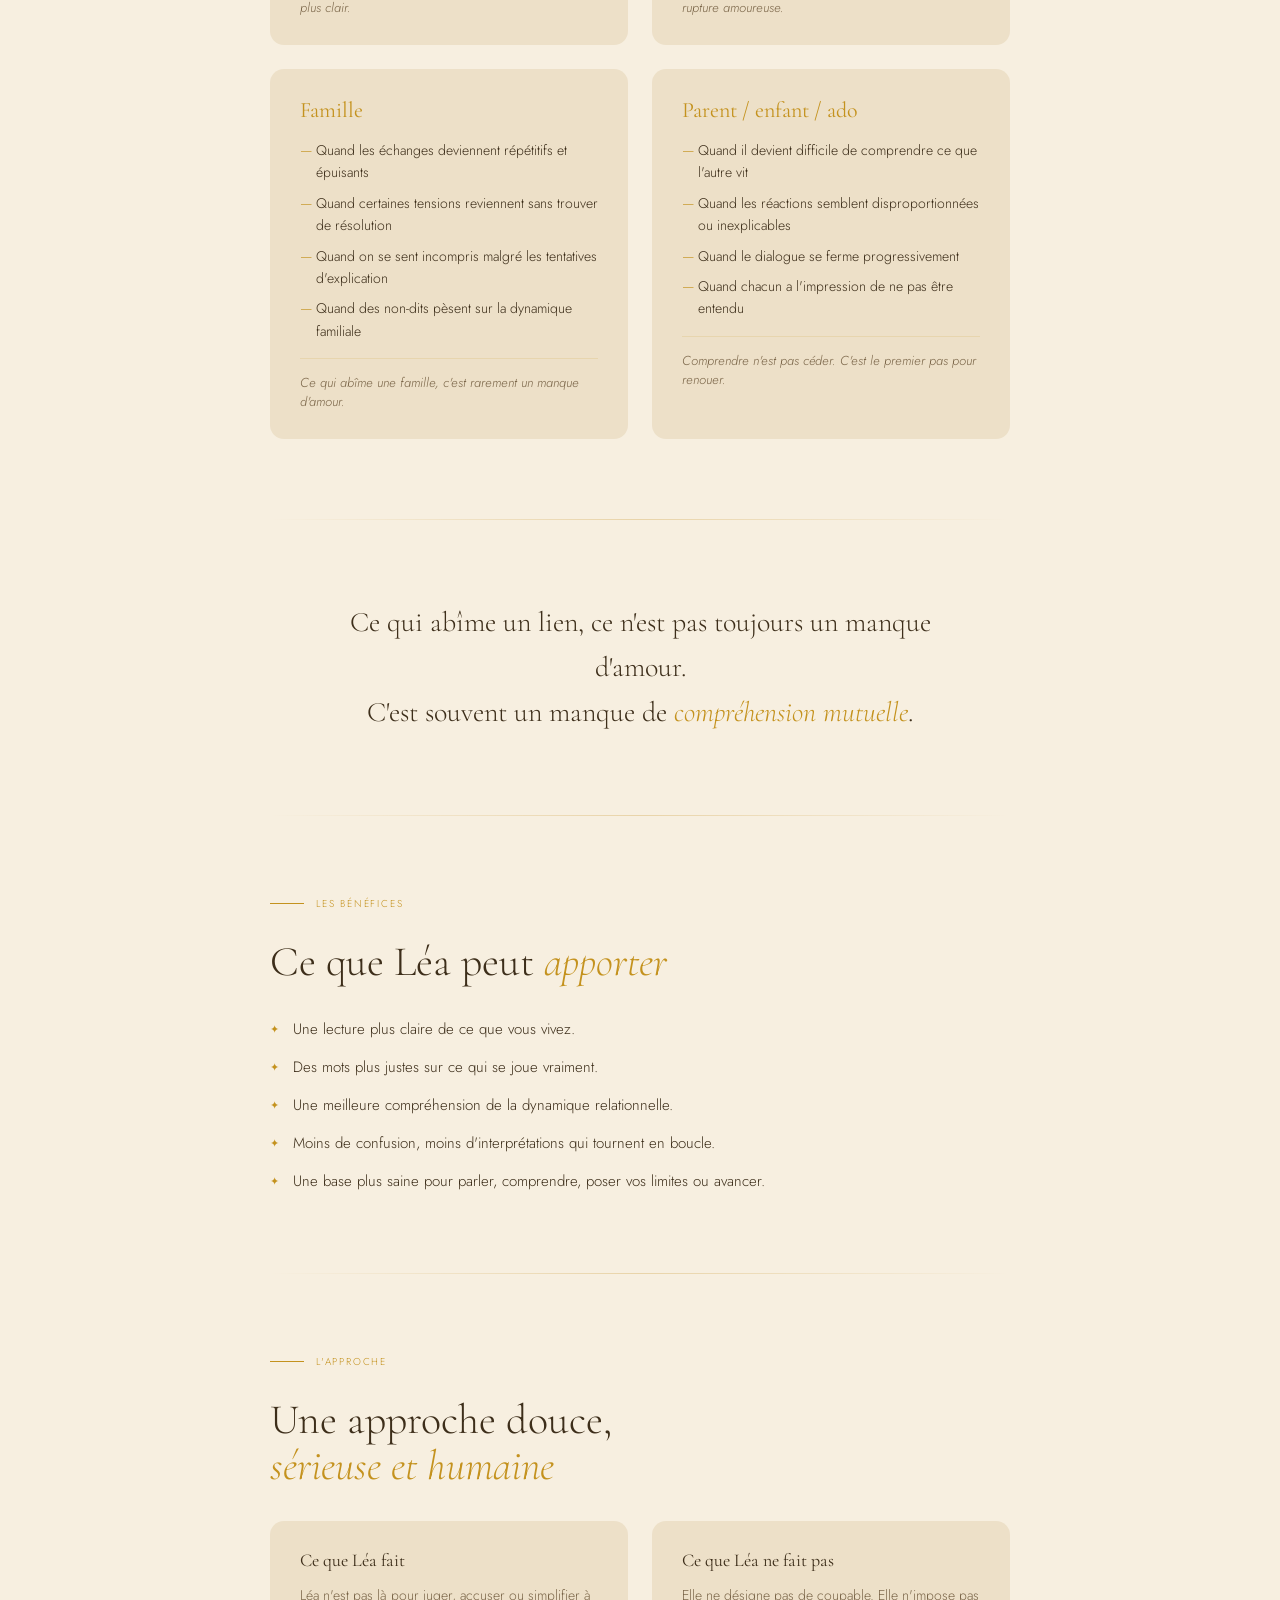
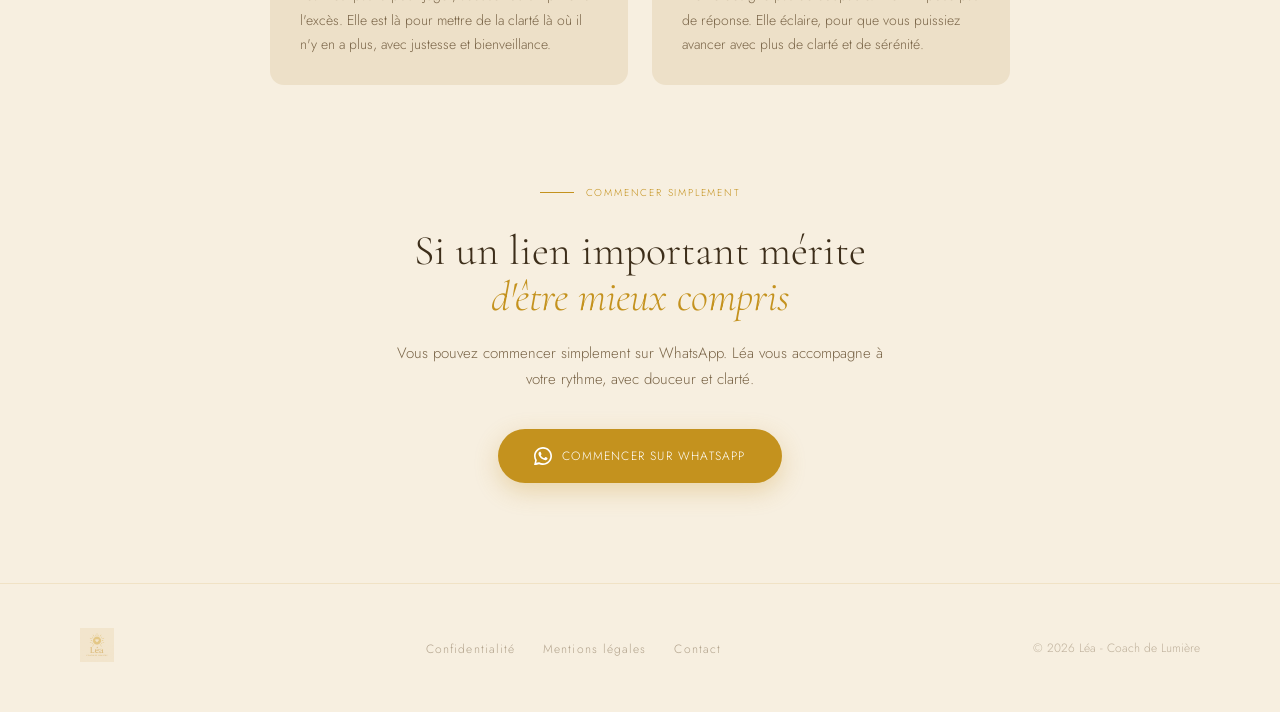
<file: famille-couples-amis.html>
<!DOCTYPE html>
<html lang="fr">
<head>
  <meta charset="UTF-8" />
  <meta name="viewport" content="width=device-width, initial-scale=1.0" />
  <title>Léa pour la famille, les couples et les amis — Coach de Lumière</title>
  <link href="https://fonts.googleapis.com/css2?family=Cormorant+Garamond:ital,wght@0,300;0,400;0,600;1,300;1,400&family=Jost:wght@300;400;500&display=swap" rel="stylesheet" />
  <link rel="stylesheet" href="/style.css" />
  <style>
    .page-hero { padding: 160px 80px 80px; max-width: 900px; margin: 0 auto; }
    .eyebrow { display: flex; align-items: center; gap: 12px; font-size: 10px; letter-spacing: 0.18em; text-transform: uppercase; color: var(--gold); margin-bottom: 28px; }
    .eyebrow::before { content: ''; display: block; width: 34px; height: 1px; background: var(--gold); }
    .page-title { font-family: 'Cormorant Garamond', serif; font-size: clamp(44px, 5.5vw, 68px); font-weight: 300; line-height: 1.1; color: var(--ink); }
    .page-title em { font-style: italic; color: var(--gold); }
    .page-sub { font-size: 15px; line-height: 1.8; color: var(--ink-mid); max-width: 580px; margin-top: 24px; }
    .page-section { max-width: 900px; margin: 0 auto; padding: 60px 80px; }
    .divider { width: 100%; height: 1px; background: linear-gradient(to right, transparent, rgba(200,149,42,0.3), transparent); margin: 20px 0; }
    .intro-block { background: var(--cream-dark); border-left: 3px solid var(--gold); padding: 28px 32px; border-radius: 0 8px 8px 0; margin: 36px 0; transition: background 0.35s; }
    .intro-block:hover { background: #D8C9AE; }
    .intro-block p { font-size: 15px; line-height: 1.9; color: var(--ink); }
    .intro-block p + p { margin-top: 14px; }
    .situations-grid { display: grid; grid-template-columns: 1fr 1fr; gap: 24px; margin-top: 40px; }
    .situation-card { background: var(--cream-dark); border-radius: 14px; padding: 28px 30px; transition: background 0.35s; }
    .situation-card:hover { background: #D8C9AE; }
    .situation-card h3 { font-family: 'Cormorant Garamond', serif; font-size: 22px; font-weight: 400; color: var(--gold); margin-bottom: 16px; }
    .situation-card ul { list-style: none; display: flex; flex-direction: column; gap: 8px; }
    .situation-card ul li { font-size: 14px; line-height: 1.6; color: var(--ink); padding-left: 16px; position: relative; }
    .situation-card ul li::before { content: '—'; position: absolute; left: 0; color: var(--gold); }
    .situation-card .card-note { font-size: 13px; font-style: italic; color: var(--ink-mid); margin-top: 16px; padding-top: 14px; border-top: 1px solid rgba(196,146,30,0.15); }
    .quote-block { text-align: center; padding: 60px 40px; max-width: 700px; margin: 0 auto; }
    .quote-block p { font-family: 'Cormorant Garamond', serif; font-size: clamp(20px, 2.5vw, 28px); font-weight: 300; line-height: 1.6; color: var(--ink); }
    .quote-block em { font-style: italic; color: var(--gold); }
    .benefits-list { display: flex; flex-direction: column; gap: 14px; margin-top: 32px; }
    .benefit-item { display: flex; align-items: flex-start; gap: 14px; font-size: 15px; line-height: 1.6; color: var(--ink); }
    .benefit-item::before { content: '✦'; color: var(--gold); font-size: 11px; margin-top: 4px; flex-shrink: 0; }
    .approach-grid { display: grid; grid-template-columns: 1fr 1fr; gap: 24px; margin-top: 32px; }
    .approach-card { padding: 28px 30px; border-radius: 14px; background: var(--cream-dark); transition: background 0.35s; }
    .approach-card:hover { background: #D8C9AE; }
    .approach-card h3 { font-family: 'Cormorant Garamond', serif; font-size: 18px; font-weight: 400; color: var(--ink); margin-bottom: 12px; }
    .approach-card p { font-size: 14px; line-height: 1.75; color: var(--ink-mid); }
    .cta-section { text-align: center; padding: 40px 40px 100px; }
    .cta-btn { display: inline-flex; align-items: center; gap: 10px; background: var(--gold); color: #fff; font-size: 12px; letter-spacing: 0.1em; text-transform: uppercase; padding: 18px 36px; border-radius: 100px; text-decoration: none; transition: opacity .2s, transform .2s; box-shadow: 0 8px 24px rgba(200,149,42,0.3); }
    .cta-btn:hover { opacity: .88; transform: translateY(-2px); }
    @media (max-width: 700px) {
      .page-hero, .page-section { padding-left: 24px; padding-right: 24px; }
      .page-hero { padding-top: 120px; }
      .situations-grid, .approach-grid { grid-template-columns: 1fr; }
    }
  </style>
</head>
<body>

<!-- ── NAV ── -->
<nav>
  <div class="nav-logo">
    <a href="/"><img src="/logo.png" alt="Léa Coach de Lumière" /></a>
  </div>
  <ul class="nav-links">
    <li><a href="/comment-ca-marche">Comment Léa fonctionne</a></li>
    <li><a href="/jeu-du-miroir">Jeu du Miroir</a></li>
    <li><a href="/famille-couples-amis" class="active">Léa pour la famille, les couples et les amis</a></li>
    <li><a href="/entreprises">Léa pour les entreprises</a></li>
    <li><a href="https://wa.me/33614476874?text=test" class="nav-cta">Démarrer sur WhatsApp</a></li>
  </ul>
  <button class="hamburger" id="hamburger" aria-label="Menu">
    <span></span><span></span><span></span>
  </button>
</nav>

<!-- ── MENU MOBILE ── -->
<div class="mobile-menu" id="mobileMenu">
  <a href="/comment-ca-marche">Comment Léa fonctionne</a>
  <a href="/jeu-du-miroir">Jeu du Miroir</a>
  <a href="/famille-couples-amis">Famille, couples & amis</a>
  <a href="/entreprises">Entreprises</a>
  <a href="https://wa.me/33614476874?text=test" class="nav-cta">Démarrer sur WhatsApp</a>
</div>

<!-- ── HERO ── -->
<div class="page-hero reveal">
  <div class="eyebrow">Liens proches</div>
  <h1 class="page-title">Léa pour la famille,<br>les couples <em>et les amis</em></h1>
  <p class="page-sub">Mieux comprendre ce qui se joue dans un lien, pour retrouver plus de clarté, plus de douceur, et une direction plus juste.</p>
</div>
<div style="max-width:900px;margin:0 auto;padding:0 80px;"><div class="divider"></div></div>

<!-- ── INTRO ── -->
<section class="page-section reveal">
  <div class="intro-block">
    <p>Quand une relation devient floue, tendue, fragile ou douloureuse, le problème ne vient pas toujours d'un manque d'amour.</p>
    <p>Très souvent, ce qui abîme un lien, c'est ce qui n'est plus compris, ce qui est mal interprété, ce qui ne trouve pas les mots pour être dit.</p>
    <p>Mon rôle n'est pas de désigner un responsable. Mon rôle est d'aider à comprendre ce qui se joue, avec justesse et bienveillance.</p>
  </div>
</section>
<div style="max-width:900px;margin:0 auto;padding:0 80px;"><div class="divider"></div></div>

<!-- ── SITUATIONS ── -->
<section class="page-section reveal">
  <div class="eyebrow">Les situations</div>
  <h2 class="page-title" style="font-size:clamp(28px,3.5vw,42px);">Dans quels liens Léa<br><em>peut vous aider</em></h2>
  <div class="situations-grid">
    <div class="situation-card">
      <h3>Amour</h3>
      <ul>
        <li>Quand la relation devient confuse ou difficile à lire</li>
        <li>Quand le lien est douloureux sans qu'on sache pourquoi</li>
        <li>Quand on tourne en boucle sans trouver les mots justes</li>
        <li>Quand on ne comprend plus ce que l'autre ressent vraiment</li>
      </ul>
      <p class="card-note">L'objectif n'est pas de juger la relation. C'est d'y voir plus clair.</p>
    </div>
    <div class="situation-card">
      <h3>Amitié</h3>
      <ul>
        <li>Quand un lien se tend ou s'éloigne sans explication claire</li>
        <li>Quand quelque chose pèse sans qu'on arrive à le nommer</li>
        <li>Quand l'amitié devient source de malaise ou d'incompréhension</li>
        <li>Quand on ne sait plus comment se positionner dans la relation</li>
      </ul>
      <p class="card-note">Un lien amical abîmé fait souvent autant mal qu'une rupture amoureuse.</p>
    </div>
    <div class="situation-card">
      <h3>Famille</h3>
      <ul>
        <li>Quand les échanges deviennent répétitifs et épuisants</li>
        <li>Quand certaines tensions reviennent sans trouver de résolution</li>
        <li>Quand on se sent incompris malgré les tentatives d'explication</li>
        <li>Quand des non-dits pèsent sur la dynamique familiale</li>
      </ul>
      <p class="card-note">Ce qui abîme une famille, c'est rarement un manque d'amour.</p>
    </div>
    <div class="situation-card">
      <h3>Parent / enfant / ado</h3>
      <ul>
        <li>Quand il devient difficile de comprendre ce que l'autre vit</li>
        <li>Quand les réactions semblent disproportionnées ou inexplicables</li>
        <li>Quand le dialogue se ferme progressivement</li>
        <li>Quand chacun a l'impression de ne pas être entendu</li>
      </ul>
      <p class="card-note">Comprendre n'est pas céder. C'est le premier pas pour renouer.</p>
    </div>
  </div>
</section>
<div style="max-width:900px;margin:0 auto;padding:0 80px;"><div class="divider"></div></div>

<!-- ── QUOTE ── -->
<div class="quote-block reveal">
  <p>Ce qui abîme un lien, ce n'est pas toujours un manque d'amour.<br>C'est souvent un manque de <em>compréhension mutuelle</em>.</p>
</div>
<div style="max-width:900px;margin:0 auto;padding:0 80px;"><div class="divider"></div></div>

<!-- ── BÉNÉFICES ── -->
<section class="page-section reveal">
  <div class="eyebrow">Les bénéfices</div>
  <h2 class="page-title" style="font-size:clamp(28px,3.5vw,42px);">Ce que Léa peut <em>apporter</em></h2>
  <div class="benefits-list">
    <div class="benefit-item">Une lecture plus claire de ce que vous vivez.</div>
    <div class="benefit-item">Des mots plus justes sur ce qui se joue vraiment.</div>
    <div class="benefit-item">Une meilleure compréhension de la dynamique relationnelle.</div>
    <div class="benefit-item">Moins de confusion, moins d'interprétations qui tournent en boucle.</div>
    <div class="benefit-item">Une base plus saine pour parler, comprendre, poser vos limites ou avancer.</div>
  </div>
</section>
<div style="max-width:900px;margin:0 auto;padding:0 80px;"><div class="divider"></div></div>

<!-- ── APPROCHE ── -->
<section class="page-section reveal">
  <div class="eyebrow">L'approche</div>
  <h2 class="page-title" style="font-size:clamp(28px,3.5vw,42px);">Une approche douce,<br><em>sérieuse et humaine</em></h2>
  <div class="approach-grid">
    <div class="approach-card">
      <h3>Ce que Léa fait</h3>
      <p>Léa n'est pas là pour juger, accuser ou simplifier à l'excès. Elle est là pour mettre de la clarté là où il n'y en a plus, avec justesse et bienveillance.</p>
    </div>
    <div class="approach-card">
      <h3>Ce que Léa ne fait pas</h3>
      <p>Elle ne désigne pas de coupable. Elle n'impose pas de réponse. Elle éclaire, pour que vous puissiez avancer avec plus de clarté et de sérénité.</p>
    </div>
  </div>
</section>

<!-- ── CTA ── -->
<div class="cta-section reveal">
  <div class="eyebrow" style="justify-content:center;">Commencer simplement</div>
  <h2 class="page-title" style="font-size:clamp(28px,3.5vw,42px);text-align:center;margin-bottom:20px;">Si un lien important mérite<br><em>d'être mieux compris</em></h2>
  <p style="font-size:15px;color:var(--ink-mid);max-width:520px;margin:0 auto 36px;text-align:center;line-height:1.75;">Vous pouvez commencer simplement sur WhatsApp. Léa vous accompagne à votre rythme, avec douceur et clarté.</p>
  <a href="https://wa.me/33614476874?text=test" class="cta-btn">
    <svg width="18" height="18" viewBox="0 0 24 24" fill="currentColor"><path d="M17.472 14.382c-.297-.149-1.758-.867-2.03-.967-.273-.099-.471-.148-.67.15-.197.297-.767.966-.94 1.164-.173.199-.347.223-.644.075-.297-.15-1.255-.463-2.39-1.475-.883-.788-1.48-1.761-1.653-2.059-.173-.297-.018-.458.13-.606.134-.133.298-.347.446-.52.149-.174.198-.298.298-.497.099-.198.05-.371-.025-.52-.075-.149-.669-1.612-.916-2.207-.242-.579-.487-.5-.669-.51-.173-.008-.371-.01-.57-.01-.198 0-.52.074-.792.372-.272.297-1.04 1.016-1.04 2.479 0 1.462 1.065 2.875 1.213 3.074.149.198 2.096 3.2 5.077 4.487.709.306 1.262.489 1.694.625.712.227 1.36.195 1.871.118.571-.085 1.758-.719 2.006-1.413.248-.694.248-1.289.173-1.413-.074-.124-.272-.198-.57-.347z"/><path d="M12 0C5.374 0 0 5.373 0 12c0 2.117.549 4.107 1.51 5.845L.057 23.882a.5.5 0 00.61.61l6.057-1.447A11.942 11.942 0 0012 24c6.626 0 12-5.374 12-12S18.626 0 12 0zm0 21.818a9.818 9.818 0 01-5.006-1.371l-.36-.214-3.715.888.905-3.609-.234-.372A9.818 9.818 0 012.182 12C2.182 6.57 6.57 2.182 12 2.182S21.818 6.57 21.818 12 17.43 21.818 12 21.818z"/></svg>
    Commencer sur WhatsApp
  </a>
</div>

<!-- ── FOOTER ── -->
<footer>
  <div class="footer-logo"><img src="/logo.png" alt="Léa" /></div>
  <ul class="footer-links">
    <li><a href="/confidentialite">Confidentialité</a></li>
    <li><a href="/mentions-legales">Mentions légales</a></li>
    <li><a href="/cdn-cgi/l/email-protection#05666a6b7164667145666a64666d61606970686c6077602b6377">Contact</a></li>
  </ul>
  <p class="footer-copy">© 2026 Léa - Coach de Lumière</p>
</footer>

<script src="/script.js"></script>
</body>
</html>
</file>
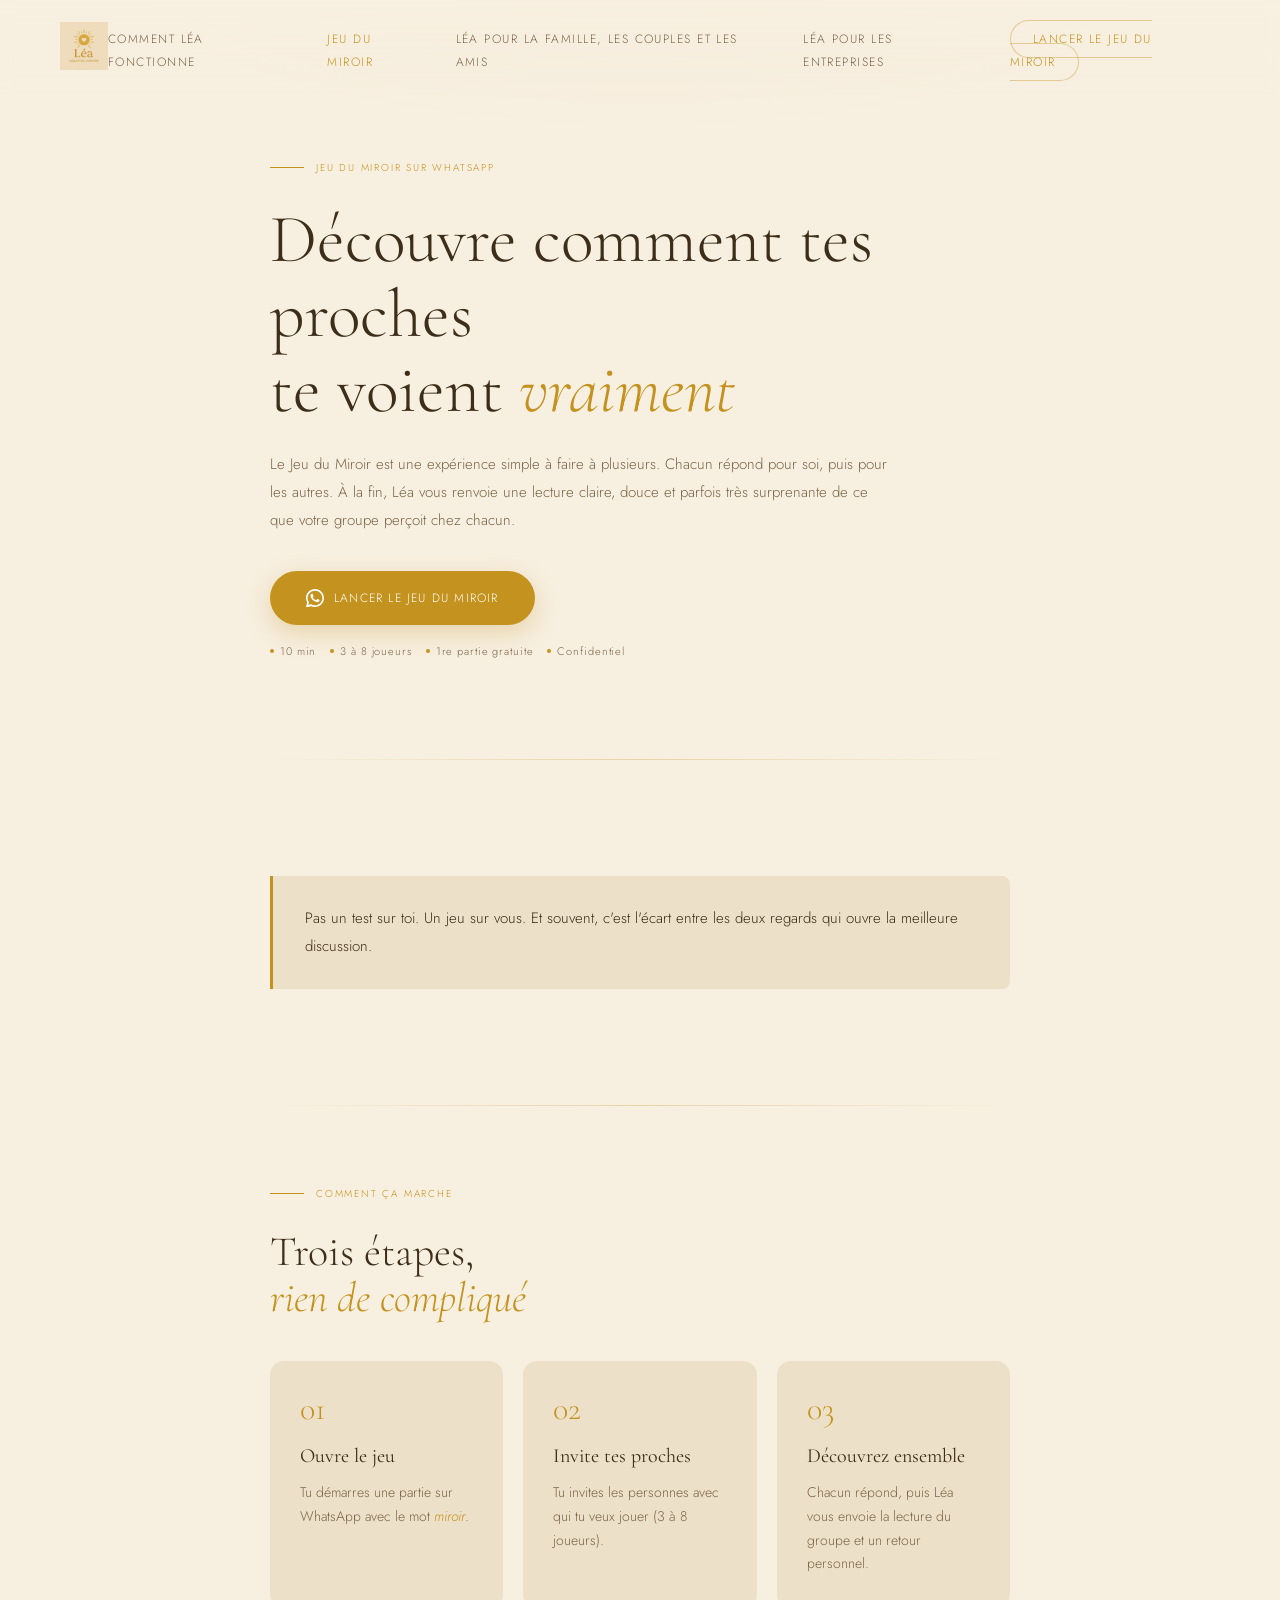
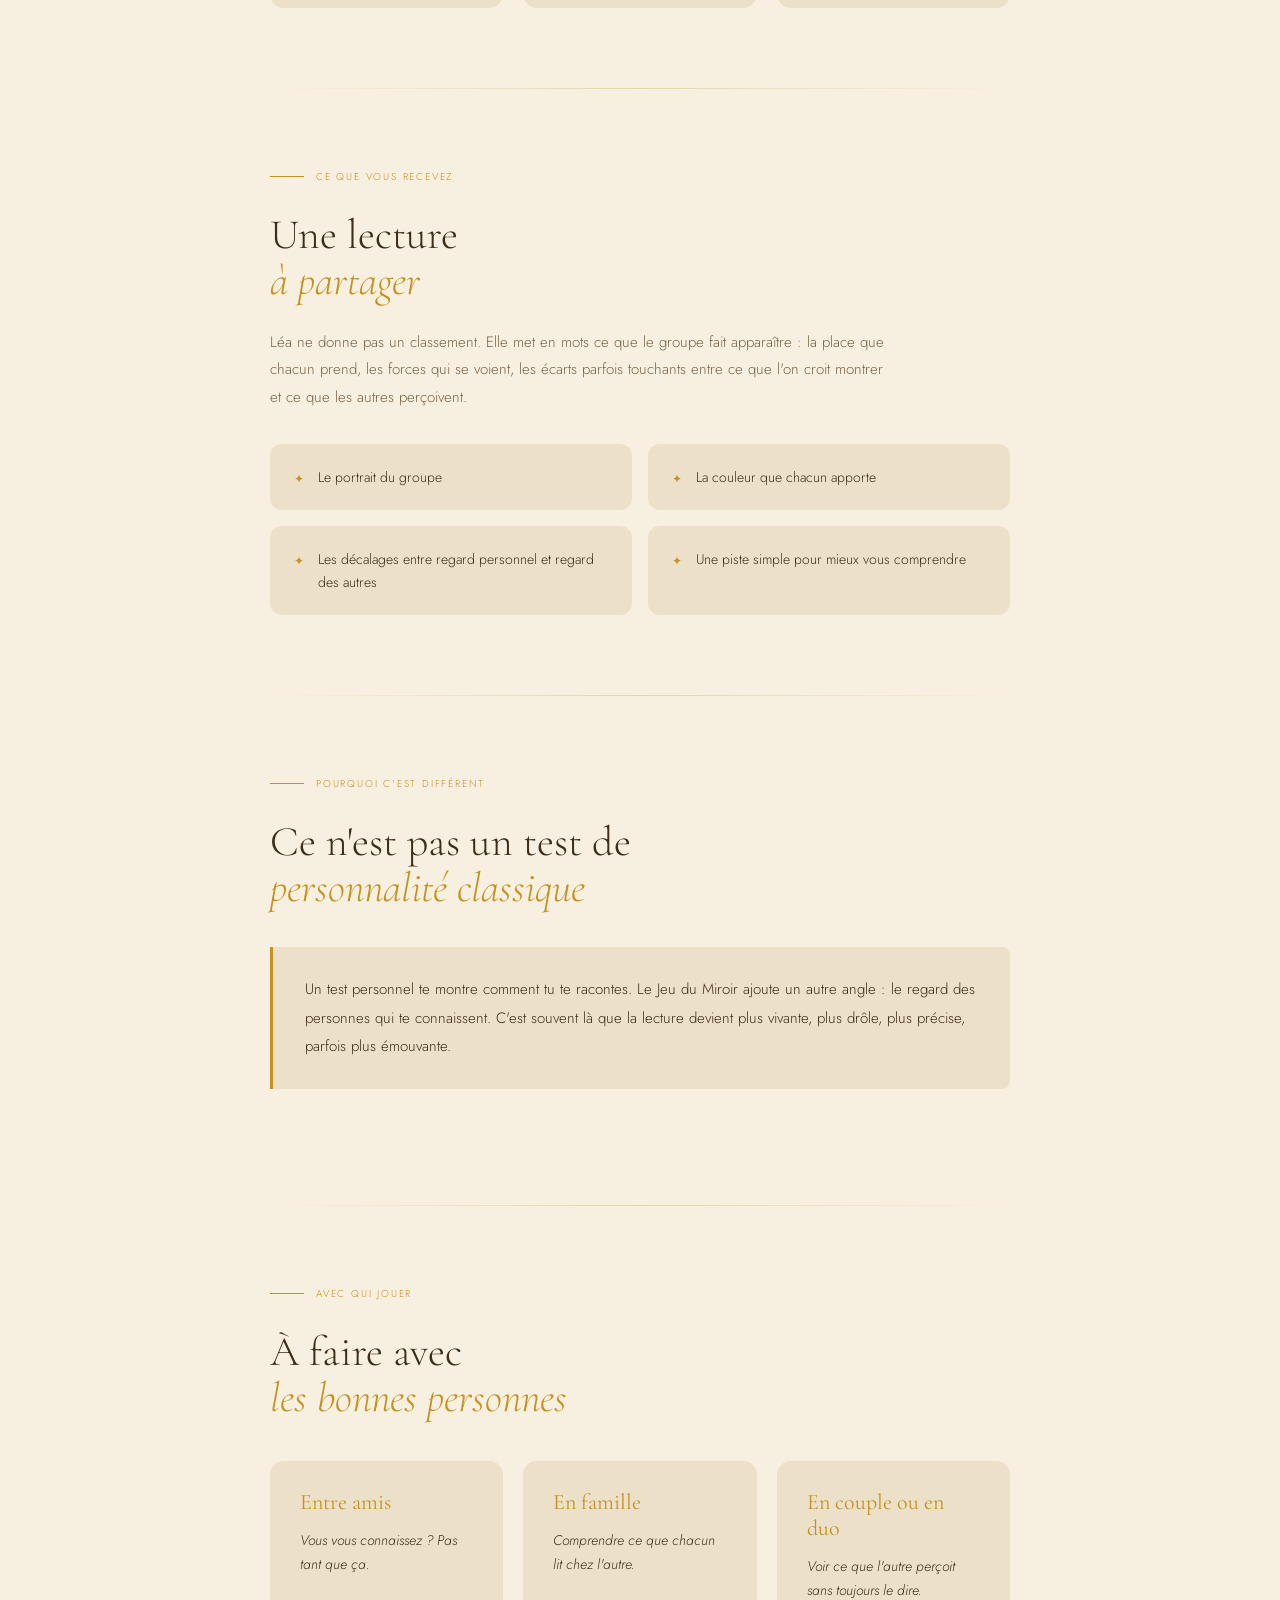
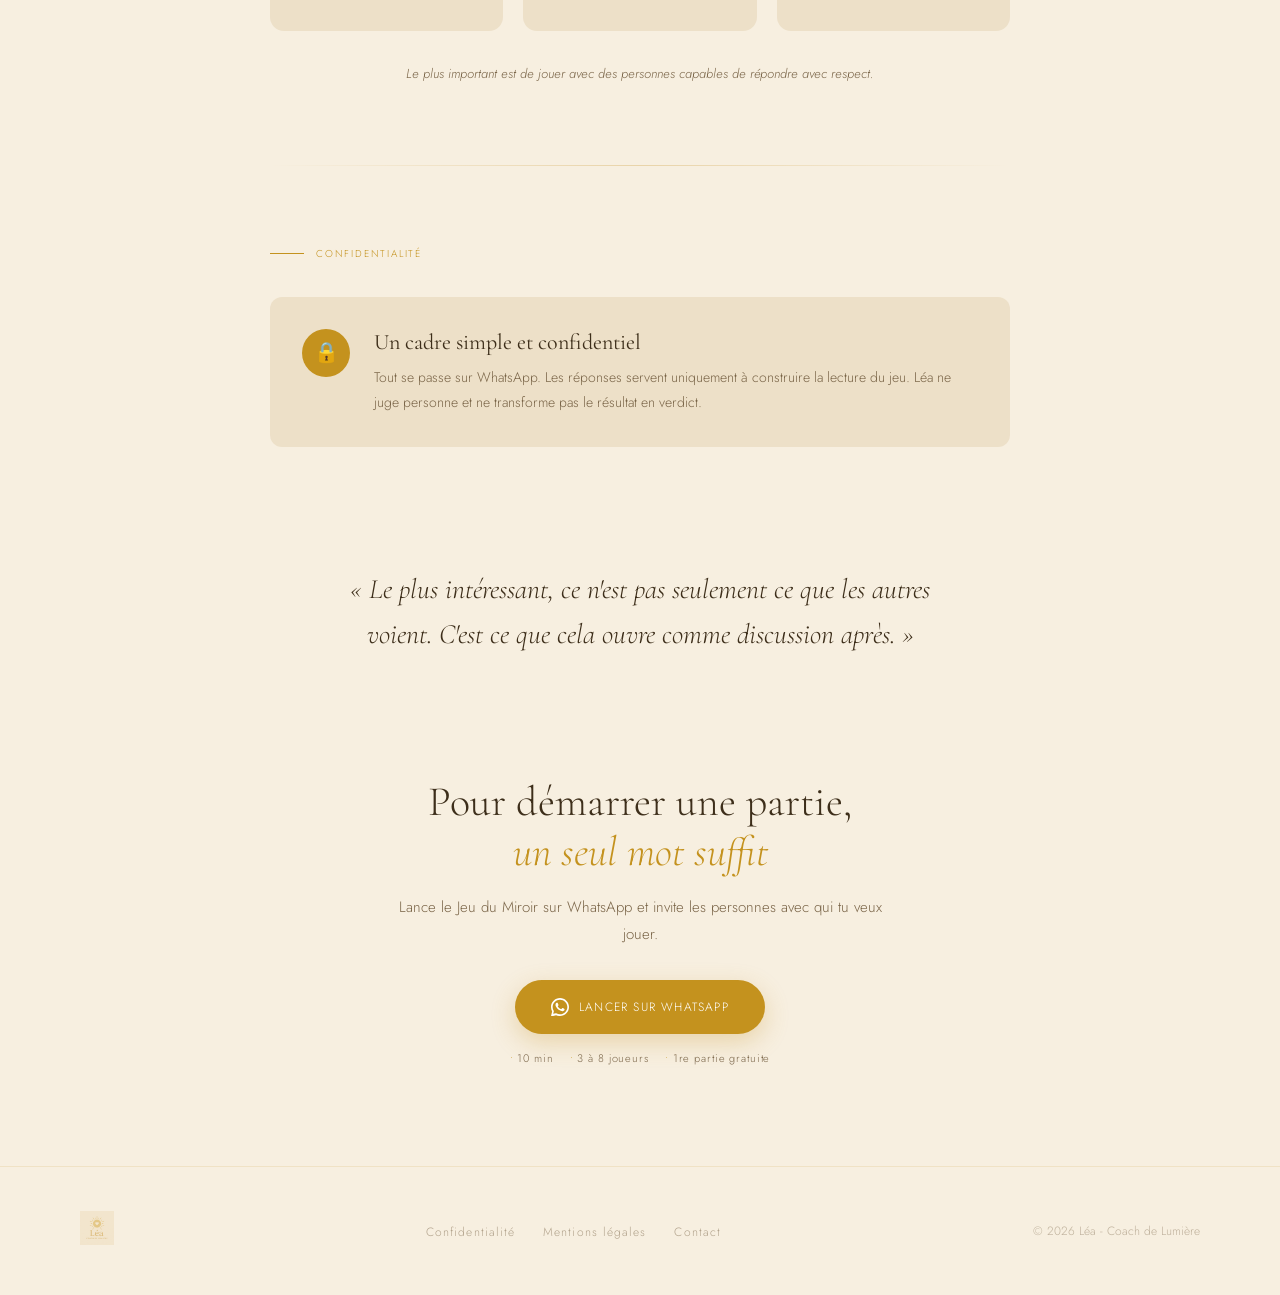
<file: jeu-du-miroir.html>
<!DOCTYPE html>
<html lang="fr">
<head>
  <meta charset="UTF-8" />
  <meta name="viewport" content="width=device-width, initial-scale=1.0" />
  <title>Jeu du Miroir — Coach de Lumière</title>
  <meta name="description" content="Jeu du Miroir : découvre comment tes proches te voient vraiment. Une expérience à plusieurs sur WhatsApp. 10 min, 3 à 8 joueurs, 1re partie gratuite." />
  <link rel="icon" href="/favicon.ico" />
  <link href="https://fonts.googleapis.com/css2?family=Cormorant+Garamond:ital,wght@0,300;0,400;0,600;1,300;1,400&family=Jost:wght@300;400;500&display=swap" rel="stylesheet" />
  <link rel="stylesheet" href="/style.css" />
  <style>
    .page-hero { padding: 160px 80px 80px; max-width: 900px; margin: 0 auto; }
    .eyebrow { display: flex; align-items: center; gap: 12px; font-size: 10px; letter-spacing: 0.18em; text-transform: uppercase; color: var(--gold); margin-bottom: 28px; }
    .eyebrow::before { content: ''; display: block; width: 34px; height: 1px; background: var(--gold); }
    .page-title { font-family: 'Cormorant Garamond', serif; font-size: clamp(44px, 5.5vw, 68px); font-weight: 300; line-height: 1.1; color: var(--ink); }
    .page-title em { font-style: italic; color: var(--gold); }
    .page-sub { font-size: 15px; line-height: 1.85; color: var(--ink-mid); max-width: 620px; margin-top: 24px; }
    .page-section { max-width: 900px; margin: 0 auto; padding: 60px 80px; }
    .divider { width: 100%; height: 1px; background: linear-gradient(to right, transparent, rgba(200,149,42,0.3), transparent); margin: 20px 0; }

    .hero-cta-wrap { margin-top: 36px; display: flex; flex-direction: column; align-items: flex-start; gap: 18px; }
    .btn-wa { display: inline-flex; align-items: center; gap: 10px; background: var(--gold); color: #fff; font-size: 12px; letter-spacing: 0.1em; text-transform: uppercase; padding: 18px 36px; border-radius: 100px; text-decoration: none; transition: opacity .2s, transform .2s; box-shadow: 0 8px 24px rgba(200,149,42,0.3); }
    .btn-wa:hover { opacity: .88; transform: translateY(-2px); }
    .micro-proof { display: flex; flex-wrap: wrap; align-items: center; gap: 14px; font-size: 11px; letter-spacing: 0.08em; color: var(--ink-mid); }
    .micro-proof span { display: inline-flex; align-items: center; gap: 6px; }
    .micro-proof span::before { content: ''; width: 4px; height: 4px; border-radius: 50%; background: var(--gold); }

    .intro-block { background: var(--cream-dark); border-left: 3px solid var(--gold); padding: 28px 32px; border-radius: 0 8px 8px 0; margin: 36px 0; transition: background 0.35s; }
    .intro-block:hover { background: #D8C9AE; }
    .intro-block p { font-size: 15px; line-height: 1.9; color: var(--ink); }

    .steps-grid { display: grid; grid-template-columns: repeat(3, 1fr); gap: 20px; margin-top: 40px; }
    .step-card { background: var(--cream-dark); border-radius: 14px; padding: 32px 30px; transition: background 0.35s; }
    .step-card:hover { background: #D8C9AE; }
    .step-card .step-num { font-family: 'Cormorant Garamond', serif; font-size: 32px; color: var(--gold); font-weight: 300; line-height: 1; margin-bottom: 18px; }
    .step-card h3 { font-family: 'Cormorant Garamond', serif; font-size: 20px; font-weight: 400; color: var(--ink); margin-bottom: 12px; line-height: 1.3; }
    .step-card p { font-size: 14px; line-height: 1.7; color: var(--ink-mid); }
    .step-card p em { color: var(--gold); font-style: italic; }

    .receive-text { font-size: 15px; line-height: 1.85; color: var(--ink-mid); max-width: 620px; margin-top: 24px; }
    .receive-grid { display: grid; grid-template-columns: 1fr 1fr; gap: 16px; margin-top: 32px; }
    .receive-card { display: flex; align-items: flex-start; gap: 14px; padding: 22px 24px; background: var(--cream-dark); border-radius: 12px; transition: background 0.35s; }
    .receive-card:hover { background: #D8C9AE; }
    .receive-card::before { content: '✦'; color: var(--gold); font-size: 12px; margin-top: 4px; flex-shrink: 0; }
    .receive-card span { font-size: 14px; line-height: 1.6; color: var(--ink); }

    .situations-grid { display: grid; grid-template-columns: repeat(3, 1fr); gap: 20px; margin-top: 40px; }
    .situation-card { background: var(--cream-dark); border-radius: 14px; padding: 28px 30px; transition: background 0.35s; }
    .situation-card:hover { background: #D8C9AE; }
    .situation-card h3 { font-family: 'Cormorant Garamond', serif; font-size: 22px; font-weight: 400; color: var(--gold); margin-bottom: 14px; }
    .situation-card p { font-size: 14px; line-height: 1.7; color: var(--ink); font-style: italic; }
    .situations-note { margin-top: 32px; font-size: 13px; font-style: italic; color: var(--ink-mid); text-align: center; max-width: 600px; margin-left: auto; margin-right: auto; line-height: 1.7; }

    .quote-block { text-align: center; padding: 60px 40px; max-width: 720px; margin: 0 auto; }
    .quote-block p { font-family: 'Cormorant Garamond', serif; font-size: clamp(20px, 2.5vw, 28px); font-weight: 300; line-height: 1.6; color: var(--ink); font-style: italic; }

    .rgpd-block { display: flex; align-items: flex-start; gap: 24px; background: var(--cream-dark); border-radius: 12px; padding: 32px; margin-top: 36px; transition: background 0.35s; }
    .rgpd-block:hover { background: #D8C9AE; }
    .rgpd-icon { width: 48px; height: 48px; flex-shrink: 0; background: var(--gold); border-radius: 50%; display: flex; align-items: center; justify-content: center; color: #fff; font-size: 20px; }
    .rgpd-block h3 { font-family: 'Cormorant Garamond', serif; font-size: 22px; font-weight: 400; color: var(--ink); margin-bottom: 10px; }
    .rgpd-block p { font-size: 14px; line-height: 1.8; color: var(--ink-mid); }

    .cta-section { text-align: center; padding: 60px 40px 100px; max-width: 720px; margin: 0 auto; }
    .cta-title { font-family: 'Cormorant Garamond', serif; font-size: clamp(28px, 3.5vw, 42px); font-weight: 300; color: var(--ink); line-height: 1.2; margin-bottom: 16px; }
    .cta-title em { font-style: italic; color: var(--gold); }
    .cta-sub { font-size: 15px; color: var(--ink-mid); line-height: 1.8; max-width: 520px; margin: 0 auto 32px; }
    .cta-meta { margin-top: 16px; font-size: 11px; letter-spacing: 0.08em; color: var(--ink-mid); display: flex; justify-content: center; align-items: center; gap: 16px; flex-wrap: wrap; }
    .cta-meta span::before { content: '• '; color: var(--gold); }

    @media (max-width: 900px) {
      .steps-grid, .situations-grid { grid-template-columns: 1fr; }
      .receive-grid { grid-template-columns: 1fr; }
    }
    @media (max-width: 700px) {
      .page-hero, .page-section { padding-left: 24px; padding-right: 24px; }
      .page-hero { padding-top: 120px; }
      .rgpd-block { flex-direction: column; padding: 28px 24px; }
    }
  </style>
</head>
<body>

<!-- ── NAV ── -->
<nav>
  <div class="nav-logo">
    <a href="/"><img src="/logo.png" alt="Léa Coach de Lumière" /></a>
  </div>
  <ul class="nav-links">
    <li><a href="/comment-ca-marche">Comment Léa fonctionne</a></li>
    <li><a href="/jeu-du-miroir" class="active">Jeu du Miroir</a></li>
    <li><a href="/famille-couples-amis">Léa pour la famille, les couples et les amis</a></li>
    <li><a href="/entreprises">Léa pour les entreprises</a></li>
    <li><a href="https://wa.me/33614476874?text=miroir" class="nav-cta">Lancer le Jeu du Miroir</a></li>
  </ul>
  <button class="hamburger" id="hamburger" aria-label="Menu">
    <span></span><span></span><span></span>
  </button>
</nav>

<!-- ── MENU MOBILE ── -->
<div class="mobile-menu" id="mobileMenu">
  <a href="/comment-ca-marche">Comment Léa fonctionne</a>
  <a href="/jeu-du-miroir">Jeu du Miroir</a>
  <a href="/famille-couples-amis">Famille, couples & amis</a>
  <a href="/entreprises">Entreprises</a>
  <a href="https://wa.me/33614476874?text=miroir" class="nav-cta">Lancer le Jeu du Miroir</a>
</div>

<!-- ── HERO ── -->
<div class="page-hero reveal">
  <div class="eyebrow">Jeu du Miroir sur WhatsApp</div>
  <h1 class="page-title">Découvre comment tes proches<br>te voient <em>vraiment</em></h1>
  <p class="page-sub">Le Jeu du Miroir est une expérience simple à faire à plusieurs. Chacun répond pour soi, puis pour les autres. À la fin, Léa vous renvoie une lecture claire, douce et parfois très surprenante de ce que votre groupe perçoit chez chacun.</p>
  <div class="hero-cta-wrap">
    <a href="https://wa.me/33614476874?text=miroir" class="btn-wa">
      <svg width="18" height="18" viewBox="0 0 24 24" fill="currentColor"><path d="M17.472 14.382c-.297-.149-1.758-.867-2.03-.967-.273-.099-.471-.148-.67.15-.197.297-.767.966-.94 1.164-.173.199-.347.223-.644.075-.297-.15-1.255-.463-2.39-1.475-.883-.788-1.48-1.761-1.653-2.059-.173-.297-.018-.458.13-.606.134-.133.298-.347.446-.52.149-.174.198-.298.298-.497.099-.198.05-.371-.025-.52-.075-.149-.669-1.612-.916-2.207-.242-.579-.487-.5-.669-.51-.173-.008-.371-.01-.57-.01-.198 0-.52.074-.792.372-.272.297-1.04 1.016-1.04 2.479 0 1.462 1.065 2.875 1.213 3.074.149.198 2.096 3.2 5.077 4.487.709.306 1.262.489 1.694.625.712.227 1.36.195 1.871.118.571-.085 1.758-.719 2.006-1.413.248-.694.248-1.289.173-1.413-.074-.124-.272-.198-.57-.347z"/><path d="M12 0C5.374 0 0 5.373 0 12c0 2.117.549 4.107 1.51 5.845L.057 23.882a.5.5 0 00.61.61l6.057-1.447A11.942 11.942 0 0012 24c6.626 0 12-5.374 12-12S18.626 0 12 0zm0 21.818a9.818 9.818 0 01-5.006-1.371l-.36-.214-3.715.888.905-3.609-.234-.372A9.818 9.818 0 012.182 12C2.182 6.57 6.57 2.182 12 2.182S21.818 6.57 21.818 12 17.43 21.818 12 21.818z"/></svg>
      Lancer le Jeu du Miroir
    </a>
    <div class="micro-proof">
      <span>10 min</span>
      <span>3 à 8 joueurs</span>
      <span>1re partie gratuite</span>
      <span>Confidentiel</span>
    </div>
  </div>
</div>
<div style="max-width:900px;margin:0 auto;padding:0 80px;"><div class="divider"></div></div>

<!-- ── INTRO ── -->
<section class="page-section reveal">
  <div class="intro-block">
    <p>Pas un test sur toi. Un jeu sur vous. Et souvent, c'est l'écart entre les deux regards qui ouvre la meilleure discussion.</p>
  </div>
</section>
<div style="max-width:900px;margin:0 auto;padding:0 80px;"><div class="divider"></div></div>

<!-- ── COMMENT ÇA MARCHE ── -->
<section class="page-section reveal">
  <div class="eyebrow">Comment ça marche</div>
  <h2 class="page-title" style="font-size:clamp(28px,3.5vw,42px);">Trois étapes,<br><em>rien de compliqué</em></h2>
  <div class="steps-grid">
    <div class="step-card">
      <div class="step-num">01</div>
      <h3>Ouvre le jeu</h3>
      <p>Tu démarres une partie sur WhatsApp avec le mot <em>miroir</em>.</p>
    </div>
    <div class="step-card">
      <div class="step-num">02</div>
      <h3>Invite tes proches</h3>
      <p>Tu invites les personnes avec qui tu veux jouer (3 à 8 joueurs).</p>
    </div>
    <div class="step-card">
      <div class="step-num">03</div>
      <h3>Découvrez ensemble</h3>
      <p>Chacun répond, puis Léa vous envoie la lecture du groupe et un retour personnel.</p>
    </div>
  </div>
</section>
<div style="max-width:900px;margin:0 auto;padding:0 80px;"><div class="divider"></div></div>

<!-- ── CE QUE VOUS RECEVEZ ── -->
<section class="page-section reveal">
  <div class="eyebrow">Ce que vous recevez</div>
  <h2 class="page-title" style="font-size:clamp(28px,3.5vw,42px);">Une lecture<br><em>à partager</em></h2>
  <p class="receive-text">Léa ne donne pas un classement. Elle met en mots ce que le groupe fait apparaître : la place que chacun prend, les forces qui se voient, les écarts parfois touchants entre ce que l'on croit montrer et ce que les autres perçoivent.</p>
  <div class="receive-grid">
    <div class="receive-card"><span>Le portrait du groupe</span></div>
    <div class="receive-card"><span>La couleur que chacun apporte</span></div>
    <div class="receive-card"><span>Les décalages entre regard personnel et regard des autres</span></div>
    <div class="receive-card"><span>Une piste simple pour mieux vous comprendre</span></div>
  </div>
</section>
<div style="max-width:900px;margin:0 auto;padding:0 80px;"><div class="divider"></div></div>

<!-- ── POURQUOI C'EST DIFFÉRENT ── -->
<section class="page-section reveal">
  <div class="eyebrow">Pourquoi c'est différent</div>
  <h2 class="page-title" style="font-size:clamp(28px,3.5vw,42px);">Ce n'est pas un test de<br><em>personnalité classique</em></h2>
  <div class="intro-block">
    <p>Un test personnel te montre comment tu te racontes. Le Jeu du Miroir ajoute un autre angle : le regard des personnes qui te connaissent. C'est souvent là que la lecture devient plus vivante, plus drôle, plus précise, parfois plus émouvante.</p>
  </div>
</section>
<div style="max-width:900px;margin:0 auto;padding:0 80px;"><div class="divider"></div></div>

<!-- ── AVEC QUI JOUER ── -->
<section class="page-section reveal">
  <div class="eyebrow">Avec qui jouer</div>
  <h2 class="page-title" style="font-size:clamp(28px,3.5vw,42px);">À faire avec<br><em>les bonnes personnes</em></h2>
  <div class="situations-grid">
    <div class="situation-card">
      <h3>Entre amis</h3>
      <p>Vous vous connaissez ? Pas tant que ça.</p>
    </div>
    <div class="situation-card">
      <h3>En famille</h3>
      <p>Comprendre ce que chacun lit chez l'autre.</p>
    </div>
    <div class="situation-card">
      <h3>En couple ou en duo</h3>
      <p>Voir ce que l'autre perçoit sans toujours le dire.</p>
    </div>
  </div>
  <p class="situations-note">Le plus important est de jouer avec des personnes capables de répondre avec respect.</p>
</section>
<div style="max-width:900px;margin:0 auto;padding:0 80px;"><div class="divider"></div></div>

<!-- ── CONFIDENTIALITÉ ── -->
<section class="page-section reveal">
  <div class="eyebrow">Confidentialité</div>
  <div class="rgpd-block">
    <div class="rgpd-icon">🔒</div>
    <div>
      <h3>Un cadre simple et confidentiel</h3>
      <p>Tout se passe sur WhatsApp. Les réponses servent uniquement à construire la lecture du jeu. Léa ne juge personne et ne transforme pas le résultat en verdict.</p>
    </div>
  </div>
</section>

<!-- ── QUOTE ── -->
<div class="quote-block reveal">
  <p>« Le plus intéressant, ce n'est pas seulement ce que les autres voient. C'est ce que cela ouvre comme discussion après. »</p>
</div>

<!-- ── CTA FINAL ── -->
<div class="cta-section reveal">
  <h2 class="cta-title">Pour démarrer une partie,<br><em>un seul mot suffit</em></h2>
  <p class="cta-sub">Lance le Jeu du Miroir sur WhatsApp et invite les personnes avec qui tu veux jouer.</p>
  <a href="https://wa.me/33614476874?text=miroir" class="btn-wa">
    <svg width="18" height="18" viewBox="0 0 24 24" fill="currentColor"><path d="M17.472 14.382c-.297-.149-1.758-.867-2.03-.967-.273-.099-.471-.148-.67.15-.197.297-.767.966-.94 1.164-.173.199-.347.223-.644.075-.297-.15-1.255-.463-2.39-1.475-.883-.788-1.48-1.761-1.653-2.059-.173-.297-.018-.458.13-.606.134-.133.298-.347.446-.52.149-.174.198-.298.298-.497.099-.198.05-.371-.025-.52-.075-.149-.669-1.612-.916-2.207-.242-.579-.487-.5-.669-.51-.173-.008-.371-.01-.57-.01-.198 0-.52.074-.792.372-.272.297-1.04 1.016-1.04 2.479 0 1.462 1.065 2.875 1.213 3.074.149.198 2.096 3.2 5.077 4.487.709.306 1.262.489 1.694.625.712.227 1.36.195 1.871.118.571-.085 1.758-.719 2.006-1.413.248-.694.248-1.289.173-1.413-.074-.124-.272-.198-.57-.347z"/><path d="M12 0C5.374 0 0 5.373 0 12c0 2.117.549 4.107 1.51 5.845L.057 23.882a.5.5 0 00.61.61l6.057-1.447A11.942 11.942 0 0012 24c6.626 0 12-5.374 12-12S18.626 0 12 0zm0 21.818a9.818 9.818 0 01-5.006-1.371l-.36-.214-3.715.888.905-3.609-.234-.372A9.818 9.818 0 012.182 12C2.182 6.57 6.57 2.182 12 2.182S21.818 6.57 21.818 12 17.43 21.818 12 21.818z"/></svg>
    Lancer sur WhatsApp
  </a>
  <div class="cta-meta">
    <span>10 min</span>
    <span>3 à 8 joueurs</span>
    <span>1re partie gratuite</span>
  </div>
</div>

<!-- ── FOOTER ── -->
<footer>
  <div class="footer-logo"><img src="/logo.png" alt="Léa" /></div>
  <ul class="footer-links">
    <li><a href="/confidentialite">Confidentialité</a></li>
    <li><a href="/mentions-legales">Mentions légales</a></li>
    <li><a href="mailto:contact@coachdelumiere.fr">Contact</a></li>
  </ul>
  <p class="footer-copy">© 2026 Léa - Coach de Lumière</p>
</footer>

<script src="/script.js"></script>
</body>
</html>
</file>
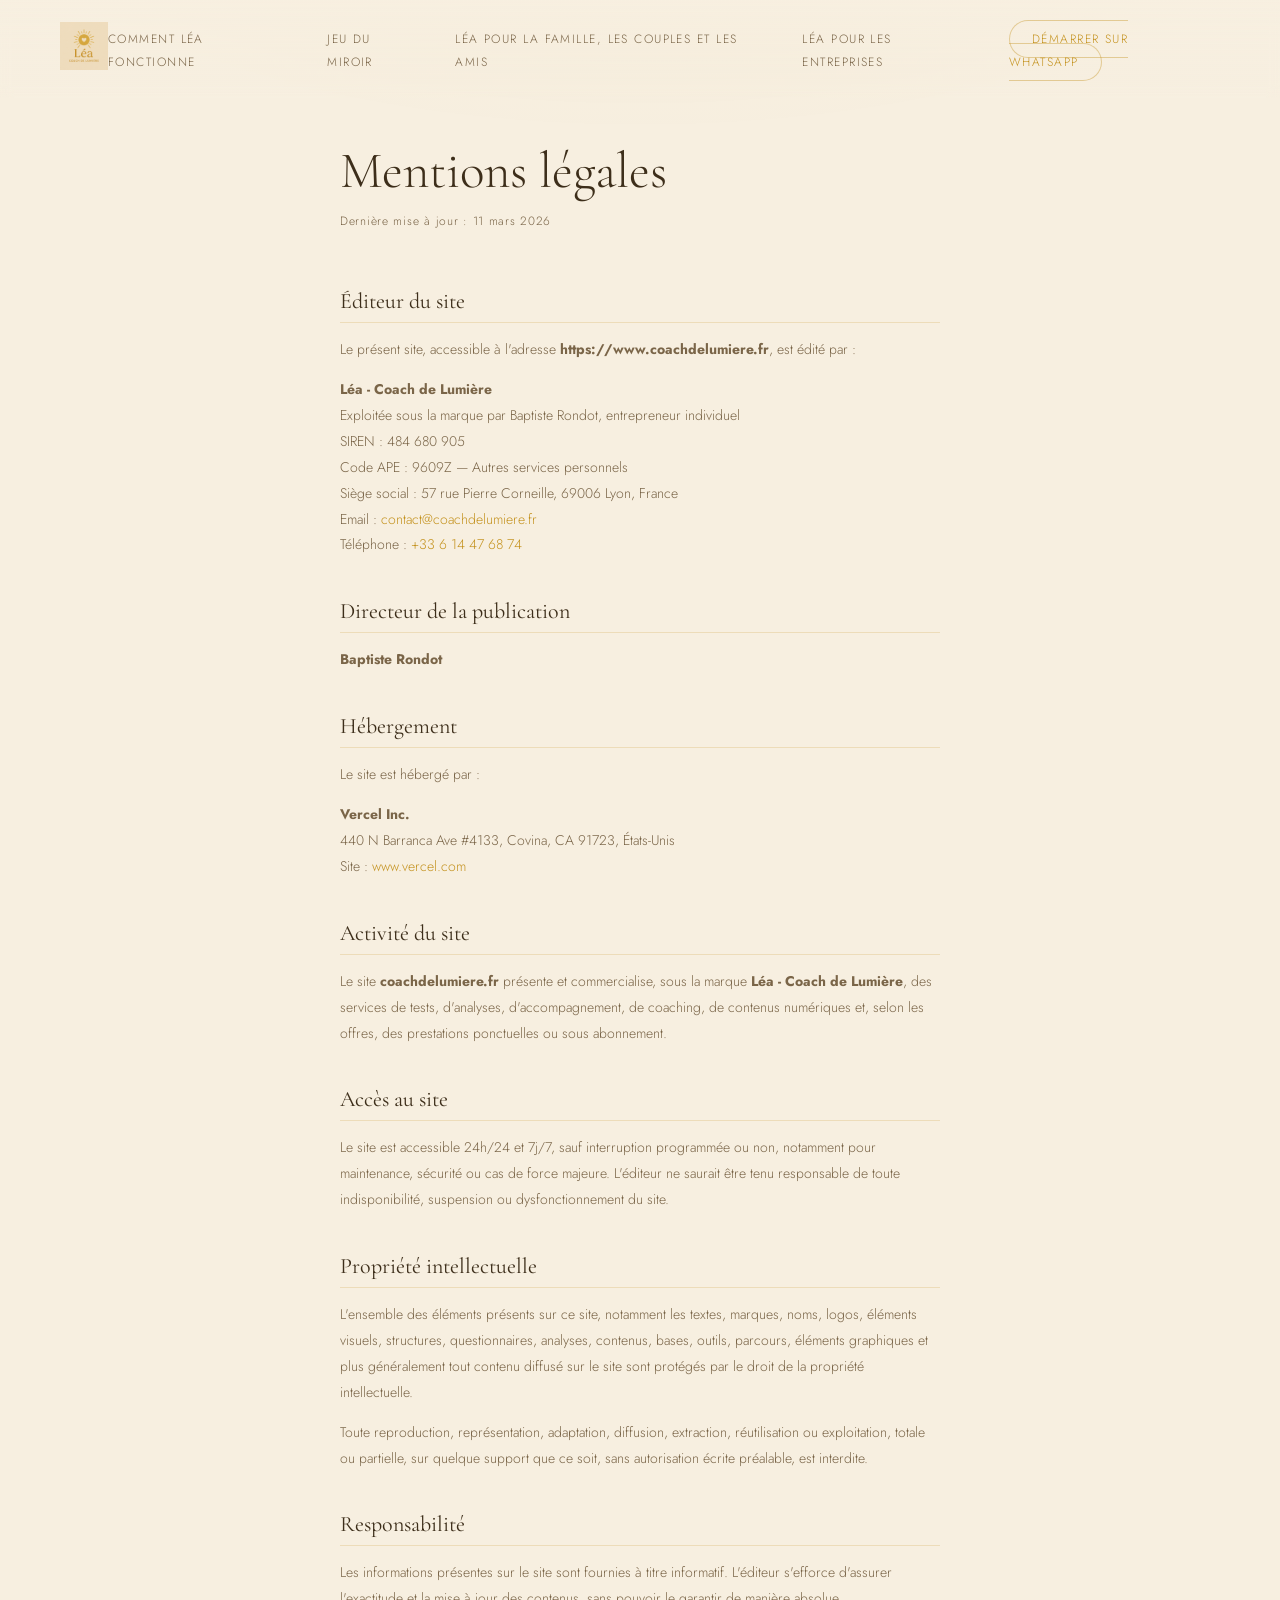
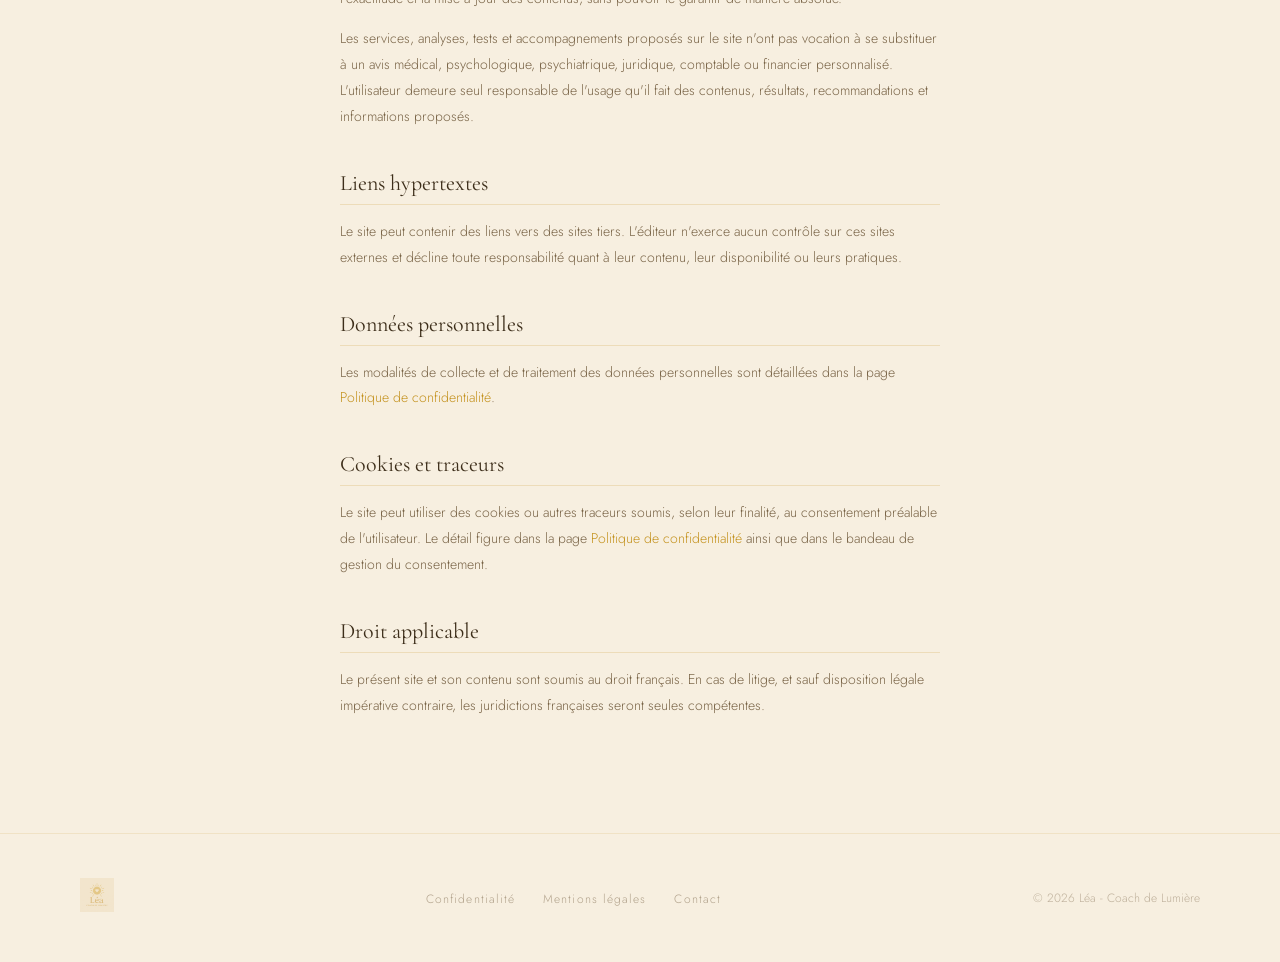
<file: mentions-legales (2).html>
<!DOCTYPE html>
<html lang="fr">
<head>
  <meta charset="UTF-8" />
  <meta name="viewport" content="width=device-width, initial-scale=1.0" />
  <meta name="robots" content="noindex,follow,max-snippet:0,max-image-preview:none,max-video-preview:0" />
  <title>Mentions légales — Coach de Lumière</title>
  <link href="https://fonts.googleapis.com/css2?family=Cormorant+Garamond:ital,wght@0,300;0,400;0,600;1,300;1,400&family=Jost:wght@300;400;500&display=swap" rel="stylesheet" />
  <link rel="stylesheet" href="/style.css" />
  <style>
    .legal-page { max-width: 760px; margin: 0 auto; padding: 140px 80px 100px; }
    .legal-page h1 { font-family: 'Cormorant Garamond', serif; font-size: clamp(36px, 4vw, 52px); font-weight: 300; color: var(--ink); margin-bottom: 8px; }
    .legal-page .last-update { font-size: 12px; color: var(--ink-mid); letter-spacing: 0.06em; margin-bottom: 56px; }
    .legal-page h2 { font-family: 'Cormorant Garamond', serif; font-size: 22px; font-weight: 400; color: var(--ink); margin-top: 40px; margin-bottom: 14px; padding-bottom: 8px; border-bottom: 1px solid rgba(196,146,30,0.2); }
    .legal-page p { font-size: 14px; line-height: 1.85; color: var(--ink-mid); margin-bottom: 14px; }
    .legal-page ul { margin: 12px 0 14px 20px; }
    .legal-page ul li { font-size: 14px; line-height: 1.8; color: var(--ink-mid); margin-bottom: 6px; }
    .legal-page a { color: var(--gold); text-decoration: none; }
    .legal-page a:hover { text-decoration: underline; }
    @media (max-width: 700px) { .legal-page { padding: 120px 24px 80px; } }
  </style>
</head>
<body>

<!-- ── NAV ── -->
<nav>
  <div class="nav-logo">
    <a href="/"><img src="/logo.png" alt="Léa Coach de Lumière" /></a>
  </div>
  <ul class="nav-links">
    <li><a href="/comment-ca-marche">Comment Léa fonctionne</a></li>
    <li><a href="/jeu-du-miroir">Jeu du Miroir</a></li>
    <li><a href="/famille-couples-amis">Léa pour la famille, les couples et les amis</a></li>
    <li><a href="/entreprises">Léa pour les entreprises</a></li>
    <li><a href="https://wa.me/33614476874?text=test" class="nav-cta">Démarrer sur WhatsApp</a></li>
  </ul>
  <button class="hamburger" id="hamburger" aria-label="Menu">
    <span></span><span></span><span></span>
  </button>
</nav>

<!-- ── MENU MOBILE ── -->
<div class="mobile-menu" id="mobileMenu">
  <a href="/comment-ca-marche">Comment Léa fonctionne</a>
  <a href="/jeu-du-miroir">Jeu du Miroir</a>
  <a href="/famille-couples-amis">Famille, couples & amis</a>
  <a href="/entreprises">Entreprises</a>
  <a href="https://wa.me/33609509718" class="nav-cta">Démarrer sur WhatsApp</a>
</div>

<!-- ── CONTENU ── -->
<div class="legal-page">
  <h1>Mentions légales</h1>
  <p class="last-update">Dernière mise à jour : 11 mars 2026</p>

  <h2>Éditeur du site</h2>
  <p>Le présent site, accessible à l'adresse <strong>https://www.coachdelumiere.fr</strong>, est édité par :</p>
  <p>
    <strong>Léa - Coach de Lumière</strong><br>
    Exploitée sous la marque par Baptiste Rondot, entrepreneur individuel<br>
    SIREN : 484 680 905<br>
    Code APE : 9609Z — Autres services personnels<br>
    Siège social : 57 rue Pierre Corneille, 69006 Lyon, France<br>
    Email : <a href="mailto:contact@coachdelumiere.fr">contact@coachdelumiere.fr</a><br>
    Téléphone : <a href="tel:+33609509718">+33 6 14 47 68 74</a>
  </p>

  <h2>Directeur de la publication</h2>
  <p><strong>Baptiste Rondot</strong></p>

  <h2>Hébergement</h2>
  <p>Le site est hébergé par :</p>
  <p>
    <strong>Vercel Inc.</strong><br>
    440 N Barranca Ave #4133, Covina, CA 91723, États-Unis<br>
    Site : <a href="https://www.vercel.com" target="_blank" rel="noopener noreferrer">www.vercel.com</a>
  </p>

  <h2>Activité du site</h2>
  <p>Le site <strong>coachdelumiere.fr</strong> présente et commercialise, sous la marque <strong>Léa - Coach de Lumière</strong>, des services de tests, d'analyses, d'accompagnement, de coaching, de contenus numériques et, selon les offres, des prestations ponctuelles ou sous abonnement.</p>

  <h2>Accès au site</h2>
  <p>Le site est accessible 24h/24 et 7j/7, sauf interruption programmée ou non, notamment pour maintenance, sécurité ou cas de force majeure. L'éditeur ne saurait être tenu responsable de toute indisponibilité, suspension ou dysfonctionnement du site.</p>

  <h2>Propriété intellectuelle</h2>
  <p>L'ensemble des éléments présents sur ce site, notamment les textes, marques, noms, logos, éléments visuels, structures, questionnaires, analyses, contenus, bases, outils, parcours, éléments graphiques et plus généralement tout contenu diffusé sur le site sont protégés par le droit de la propriété intellectuelle.</p>
  <p>Toute reproduction, représentation, adaptation, diffusion, extraction, réutilisation ou exploitation, totale ou partielle, sur quelque support que ce soit, sans autorisation écrite préalable, est interdite.</p>

  <h2>Responsabilité</h2>
  <p>Les informations présentes sur le site sont fournies à titre informatif. L'éditeur s'efforce d'assurer l'exactitude et la mise à jour des contenus, sans pouvoir le garantir de manière absolue.</p>
  <p>Les services, analyses, tests et accompagnements proposés sur le site n'ont pas vocation à se substituer à un avis médical, psychologique, psychiatrique, juridique, comptable ou financier personnalisé. L'utilisateur demeure seul responsable de l'usage qu'il fait des contenus, résultats, recommandations et informations proposés.</p>

  <h2>Liens hypertextes</h2>
  <p>Le site peut contenir des liens vers des sites tiers. L'éditeur n'exerce aucun contrôle sur ces sites externes et décline toute responsabilité quant à leur contenu, leur disponibilité ou leurs pratiques.</p>

  <h2>Données personnelles</h2>
  <p>Les modalités de collecte et de traitement des données personnelles sont détaillées dans la page <a href="/confidentialite">Politique de confidentialité</a>.</p>

  <h2>Cookies et traceurs</h2>
  <p>Le site peut utiliser des cookies ou autres traceurs soumis, selon leur finalité, au consentement préalable de l'utilisateur. Le détail figure dans la page <a href="/confidentialite">Politique de confidentialité</a> ainsi que dans le bandeau de gestion du consentement.</p>

  <h2>Droit applicable</h2>
  <p>Le présent site et son contenu sont soumis au droit français. En cas de litige, et sauf disposition légale impérative contraire, les juridictions françaises seront seules compétentes.</p>
</div>

<!-- ── FOOTER ── -->
<footer>
  <div class="footer-logo"><img src="/logo.png" alt="Léa" /></div>
  <ul class="footer-links">
    <li><a href="/confidentialite">Confidentialité</a></li>
    <li><a href="/mentions-legales">Mentions légales</a></li>
    <li><a href="mailto:contact@coachdelumiere.fr">Contact</a></li>
  </ul>
  <p class="footer-copy">© 2026 Léa - Coach de Lumière</p>
</footer>

<script src="/script.js"></script>
</body>
</html>
</file>
<file: style.css>
/* ============================================================
   COACH DE LUMIÈRE — style.css
   Extrait directement depuis index.html (coachdelumiere.vercel.app)
   Source de vérité unique. À importer dans TOUTES les pages.
   ============================================================ */

/* ── GOOGLE FONTS ── */
@import url('https://fonts.googleapis.com/css2?family=Cormorant+Garamond:ital,wght@0,300;0,400;0,600;1,300;1,400&family=Jost:wght@300;400;500&display=swap');

/* ── VARIABLES ── */
:root {
  --cream:        #F7EFE0;
  --cream-dark:   #EDE0C8;
  --gold:         #C4921E;
  --gold-light:   #D4A843;
  --gold-pale:    #E8C97A;
  --gold-muted:   rgba(196, 146, 30, 0.13);
  --gold-bg:      rgba(196, 146, 30, 0.10);
  --gold-border:  rgba(196, 146, 30, 0.14);
  --gold-border2: rgba(196, 146, 30, 0.40);
  --ink:          #3D2E1A;
  --ink-mid:      #7A6548;
  --ink-muted:    #7A6548;
  --white:        #ffffff;
}

/* ── RESET & BASE ── */
*, *::before, *::after { box-sizing: border-box; margin: 0; padding: 0; }
html { scroll-behavior: smooth; }
body {
  background: var(--cream);
  color: var(--ink);
  font-family: 'Jost', sans-serif;
  font-weight: 300;
  overflow-x: hidden;
}
body::before {
  content: '';
  position: fixed;
  inset: 0;
  background: radial-gradient(ellipse 80% 50% at 50% -20%, rgba(196,146,30,0.06) 0%, transparent 70%);
  pointer-events: none;
  z-index: 0;
}

/* ── NAV ── */
nav {
  position: fixed; top: 0; left: 0; right: 0; z-index: 100;
  padding: 22px 60px;
  display: flex; align-items: center; justify-content: space-between;
  background: linear-gradient(rgba(247,239,224,0.96) 0%, rgba(247,239,224,0) 100%);
  backdrop-filter: blur(6px);
}
.nav-logo img {
  height: 48px;
}
.nav-links {
  display: flex; gap: 36px; list-style: none; align-items: center;
}
.nav-links a {
  text-decoration: none;
  color: var(--ink-mid);
  font-size: 12px;
  letter-spacing: 0.12em;
  text-transform: uppercase;
  transition: color 0.3s;
}
.nav-links a:hover,
.nav-links a.active { color: var(--gold); }
.nav-cta {
  padding: 9px 22px;
  border-radius: 100px;
  border: 1px solid rgba(196,146,30,0.4) !important;
  color: var(--gold) !important;
  font-size: 12px !important;
  text-decoration: none;
  transition: 0.3s !important;
}
.nav-cta:hover {
  background: var(--gold) !important;
  color: white !important;
  border-color: var(--gold) !important;
}

/* Hamburger mobile */
.hamburger {
  display: none; flex-direction: column; gap: 5px;
  cursor: pointer; padding: 4px; background: none; border: none;
}
.hamburger span {
  display: block; width: 22px; height: 1.5px;
  background: var(--ink-mid); transition: 0.3s;
}
.hamburger.open span:nth-child(1) { transform: translateY(6.5px) rotate(45deg); }
.hamburger.open span:nth-child(2) { opacity: 0; }
.hamburger.open span:nth-child(3) { transform: translateY(-6.5px) rotate(-45deg); }

/* Mobile menu */
.mobile-menu {
  display: none; position: fixed; inset: 0;
  background: var(--cream); z-index: 99;
  flex-direction: column; align-items: center; justify-content: center; gap: 36px;
}
.mobile-menu.open { display: flex; }
.mobile-menu a {
  text-decoration: none; color: var(--ink-mid);
  font-size: 13px; letter-spacing: 0.16em; text-transform: uppercase;
}
.mobile-menu a:hover { color: var(--gold); }
.mobile-menu .nav-cta {
  border: 1px solid rgba(196,146,30,0.4);
  padding: 12px 32px; border-radius: 100px;
  margin-top: 12px; color: var(--gold) !important;
}

/* ── HERO ── */
.hero {
  min-height: 100vh;
  display: grid; grid-template-columns: 1fr 1fr;
  position: relative; overflow: hidden;
}
.hero-left {
  display: flex; flex-direction: column; justify-content: center;
  padding: 130px 72px 80px 80px;
  position: relative; z-index: 2;
}
.hero-tag {
  display: inline-flex; align-items: center; gap: 10px;
  font-size: 11px; letter-spacing: 0.18em; text-transform: uppercase;
  color: var(--gold); margin-bottom: 28px;
  opacity: 0; animation: fadeUp 0.7s ease 0.2s forwards;
}
.hero-tag::before {
  content: ''; width: 28px; height: 1px; background: var(--gold);
}
.hero-title {
  font-family: 'Cormorant Garamond', serif;
  font-size: clamp(48px, 4.8vw, 74px);
  font-weight: 300; line-height: 1.07; color: var(--ink);
  margin-bottom: 28px;
  opacity: 0; animation: fadeUp 0.8s ease 0.35s forwards;
}
.hero-title em { font-style: italic; color: var(--gold); }
.hero-subtitle {
  font-size: 15.5px; line-height: 1.78; color: var(--ink-mid);
  max-width: 430px; margin-bottom: 44px;
  opacity: 0; animation: fadeUp 0.8s ease 0.5s forwards;
}
.hero-cta-zone {
  display: flex; flex-direction: column; gap: 16px;
  opacity: 0; animation: fadeUp 0.8s ease 0.65s forwards;
}
.btn-primary {
  display: inline-flex; align-items: center; gap: 12px;
  background: var(--gold); color: white; text-decoration: none;
  padding: 17px 38px; border-radius: 100px;
  font-size: 14px; letter-spacing: 0.05em;
  font-family: 'Jost', sans-serif; font-weight: 400;
  transition: 0.3s;
  box-shadow: rgba(196,146,30,0.28) 0px 8px 32px;
  align-self: flex-start;
}
.btn-primary:hover {
  background: var(--ink);
  transform: translateY(-2px);
  box-shadow: rgba(196,146,30,0.32) 0px 14px 40px;
}
.btn-primary svg {
  width: 18px; height: 18px; flex-shrink: 0;
}
.hero-proof {
  display: flex; align-items: center; gap: 20px;
}
.proof-item {
  display: flex; align-items: center; gap: 7px;
  font-size: 12px; color: var(--ink-mid); letter-spacing: 0.06em;
}
.proof-dot {
  width: 4px; height: 4px; border-radius: 50%;
  background: var(--gold-light); flex-shrink: 0;
}
.proof-sep {
  width: 1px; height: 14px; background: rgba(196,146,30,0.25);
}
.hero-stats {
  display: flex; gap: 40px; margin-top: 60px;
  padding-top: 36px; border-top: 1px solid rgba(196,146,30,0.18);
  opacity: 0; animation: fadeUp 0.8s ease 0.85s forwards;
}
.stat-number {
  font-family: 'Cormorant Garamond', serif;
  font-size: 34px; font-weight: 300; color: var(--gold); line-height: 1;
}
.stat-label {
  font-size: 11px; letter-spacing: 0.1em; text-transform: uppercase;
  color: var(--ink-mid); margin-top: 6px; line-height: 1.4;
}
.hero-right {
  position: relative; overflow: hidden;
}
.hero-photo-wrap {
  position: absolute; inset: 0;
  opacity: 0; animation: fadeIn 1.1s ease 0.3s forwards;
}
.hero-photo-wrap img {
  width: 100%; height: 100%; object-fit: cover; object-position: center top;
}
.hero-photo-wrap::after {
  content: '';
  position: absolute; inset: 0;
  background: linear-gradient(to right, var(--cream) 0%, rgba(247,239,224,.25) 28%, rgba(247,239,224,0) 55%),
              linear-gradient(to top, rgba(196,146,30,.12) 0%, transparent 45%);
}
/* Orbs décoratifs */
.orb {
  position: absolute; border-radius: 50%;
  filter: blur(70px); pointer-events: none;
}
.orb-1 {
  width: 420px; height: 420px;
  background: rgba(212,168,67,0.1);
  top: -120px; right: -80px;
}
.orb-2 {
  width: 280px; height: 280px;
  background: rgba(196,146,30,0.07);
  bottom: 80px; left: 60px;
}

/* ── SECTION HOW ── */
.section-how {
  padding: 120px 80px; position: relative;
}
.section-how::before {
  content: '';
  position: absolute; top: 0; left: 0; right: 0; height: 1px;
  background: linear-gradient(to right, transparent, var(--gold-pale), transparent);
}
.section-label {
  font-size: 11px; letter-spacing: 0.2em; text-transform: uppercase;
  color: var(--gold); margin-bottom: 20px;
  display: flex; align-items: center; gap: 12px;
}
.section-label::before {
  content: ''; width: 28px; height: 1px; background: var(--gold);
}
.section-title {
  font-family: 'Cormorant Garamond', serif;
  font-size: clamp(36px, 3.2vw, 54px);
  font-weight: 300; line-height: 1.1; max-width: 560px; margin-bottom: 72px;
}
.section-title em { font-style: italic; color: var(--gold); }
.steps {
  display: grid; grid-template-columns: repeat(4, 1fr); gap: 2px;
  background: rgba(196,146,30,0.1); border-radius: 24px; overflow: hidden;
}
.step {
  background: var(--cream); padding: 44px 36px; transition: background 0.35s;
}
.step:hover { background: var(--cream-dark); }
.step.step-privacy { background: var(--cream); }
.step.step-privacy:hover { background: var(--cream-dark); }
.privacy-badge {
  display: inline-flex; align-items: center; gap: 6px;
  font-size: 10px; letter-spacing: 0.14em; text-transform: uppercase;
  color: var(--gold); background: rgba(196,146,30,0.1);
  padding: 5px 12px; border-radius: 100px; margin-bottom: 16px;
}
.step-num {
  font-family: 'Cormorant Garamond', serif;
  font-size: 60px; font-weight: 300;
  color: rgba(196,146,30,0.13); line-height: 1; margin-bottom: 18px;
}
.step-icon {
  width: 40px; height: 40px; margin-bottom: 16px; color: var(--gold);
}
.step-title {
  font-family: 'Cormorant Garamond', serif;
  font-size: 21px; font-weight: 400; margin-bottom: 11px;
}
.step-desc {
  font-size: 13.5px; line-height: 1.72; color: var(--ink-mid);
}

/* ── SECTION TESTIMONIALS ── */
.section-testimonials {
  padding: 120px 80px; position: relative;
  background: linear-gradient(135deg, rgba(196,146,30,0.05) 0%, transparent 60%);
}
.section-testimonials::before {
  content: '';
  position: absolute; top: 0; left: 0; right: 0; height: 1px;
  background: linear-gradient(to right, transparent, var(--gold-pale), transparent);
}
.testimonials-grid {
  display: grid; grid-template-columns: 1.4fr 1fr 1fr; gap: 20px; margin-top: 60px;
}
.testimonial {
  background: white; border-radius: 20px; padding: 36px;
  box-shadow: rgba(122,92,46,0.06) 0px 4px 20px;
  transition: transform 0.3s, box-shadow 0.3s;
}
.testimonial:hover {
  transform: translateY(-4px);
  box-shadow: rgba(122,92,46,0.11) 0px 12px 36px;
}
.testimonial.featured { background: var(--gold); }
.testimonial-stars {
  font-size: 13px; letter-spacing: 2px; margin-bottom: 18px; color: var(--gold-light);
}
.testimonial.featured .testimonial-stars { color: rgba(255,255,255,0.7); }
.testimonial-quote {
  font-family: 'Cormorant Garamond', serif;
  font-size: 19px; font-style: italic; line-height: 1.62;
  margin-bottom: 24px; color: var(--ink);
}
.testimonial.featured .testimonial-quote { color: white; }
.testimonial-author {
  font-size: 13px; font-weight: 500; color: var(--ink); letter-spacing: 0.03em;
}
.testimonial.featured .testimonial-author { color: rgba(255,255,255,0.92); }
.testimonial-role {
  font-size: 11px; color: var(--ink-mid);
  letter-spacing: 0.08em; text-transform: uppercase; margin-top: 3px;
}
.testimonial.featured .testimonial-role { color: rgba(255,255,255,0.55); }

/* ── SECTION CTA ── */
.section-cta {
  padding: 140px 80px; text-align: center; position: relative; overflow: hidden;
}
.cta-bg {
  position: absolute; inset: 0;
  background: radial-gradient(75% 75%, rgba(196,146,30,0.07) 0%, transparent 70%);
}
.cta-inner {
  position: relative; z-index: 2; max-width: 680px; margin: 0 auto;
}
.cta-title {
  font-family: 'Cormorant Garamond', serif;
  font-size: clamp(40px, 3.8vw, 64px);
  font-weight: 300; line-height: 1.1; margin-bottom: 22px;
}
.cta-title em { font-style: italic; color: var(--gold); }
.cta-sub {
  font-size: 15px; color: var(--ink-mid); line-height: 1.75;
  margin-bottom: 44px; max-width: 480px;
}
.cta-proof {
  display: flex; align-items: center; justify-content: center; gap: 20px; margin-top: 20px;
}

/* ── FOOTER ── */
footer {
  padding: 44px 80px;
  display: flex; align-items: center; justify-content: space-between;
  border-top: 1px solid rgba(196,146,30,0.14);
}
.footer-logo img { height: 34px; opacity: 0.55; }
.footer-links {
  display: flex; gap: 28px; list-style: none;
}
.footer-links a {
  text-decoration: none; font-size: 12px; letter-spacing: 0.09em;
  color: var(--ink-mid); opacity: 0.55; transition: opacity 0.3s;
}
.footer-links a:hover { opacity: 1; }
.footer-copy {
  font-size: 12px; color: var(--ink-mid); opacity: 0.45;
}

/* ── ANIMATIONS ── */
@keyframes fadeUp {
  0%   { opacity: 0; transform: translateY(22px); }
  100% { opacity: 1; transform: translateY(0); }
}
@keyframes fadeIn {
  0%   { opacity: 0; }
  100% { opacity: 1; }
}
.reveal {
  opacity: 0; transform: translateY(28px);
  transition: opacity 0.8s, transform 0.8s;
}
.reveal.visible { opacity: 1; transform: translateY(0); }
.reveal-delay-1 { transition-delay: 0.10s; }
.reveal-delay-2 { transition-delay: 0.22s; }
.reveal-delay-3 { transition-delay: 0.34s; }
.reveal-delay-4 { transition-delay: 0.46s; }

/* ── RESPONSIVE ── */
@media (max-width: 1100px) {
  .steps { grid-template-columns: repeat(2, 1fr); }
}
@media (max-width: 900px) {
  nav { padding: 18px 24px; }
  .nav-links { display: none; }
  .hamburger { display: flex; }
  .hero { grid-template-columns: 1fr; }
  .hero-left { padding: 110px 28px 56px; }
  .hero-right { height: 52vh; }
  .hero-stats { gap: 28px; }
  .section-how,
  .section-testimonials,
  .section-cta { padding: 80px 28px; }
  .steps { grid-template-columns: 1fr; }
  .testimonials-grid { grid-template-columns: 1fr; }
  footer {
    flex-direction: column; gap: 20px;
    text-align: center; padding: 36px 28px;
  }
}
</file>
